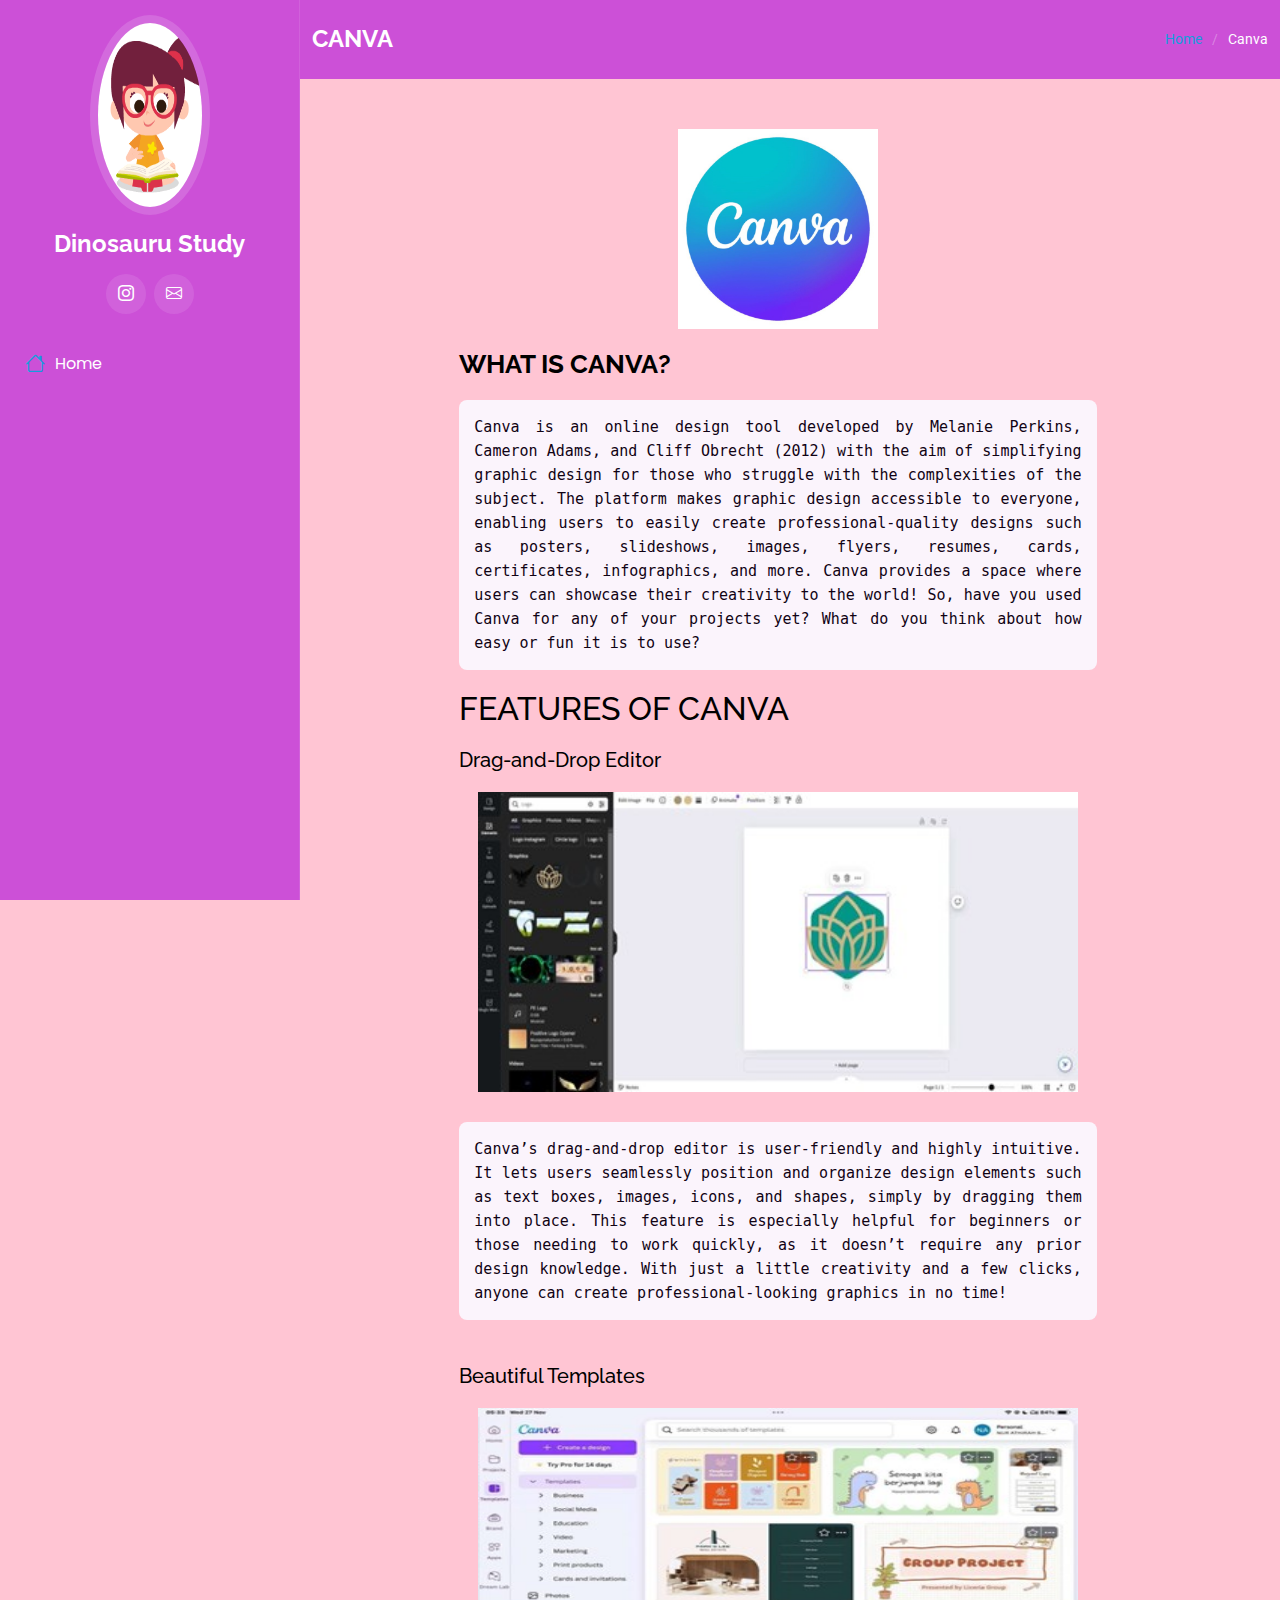
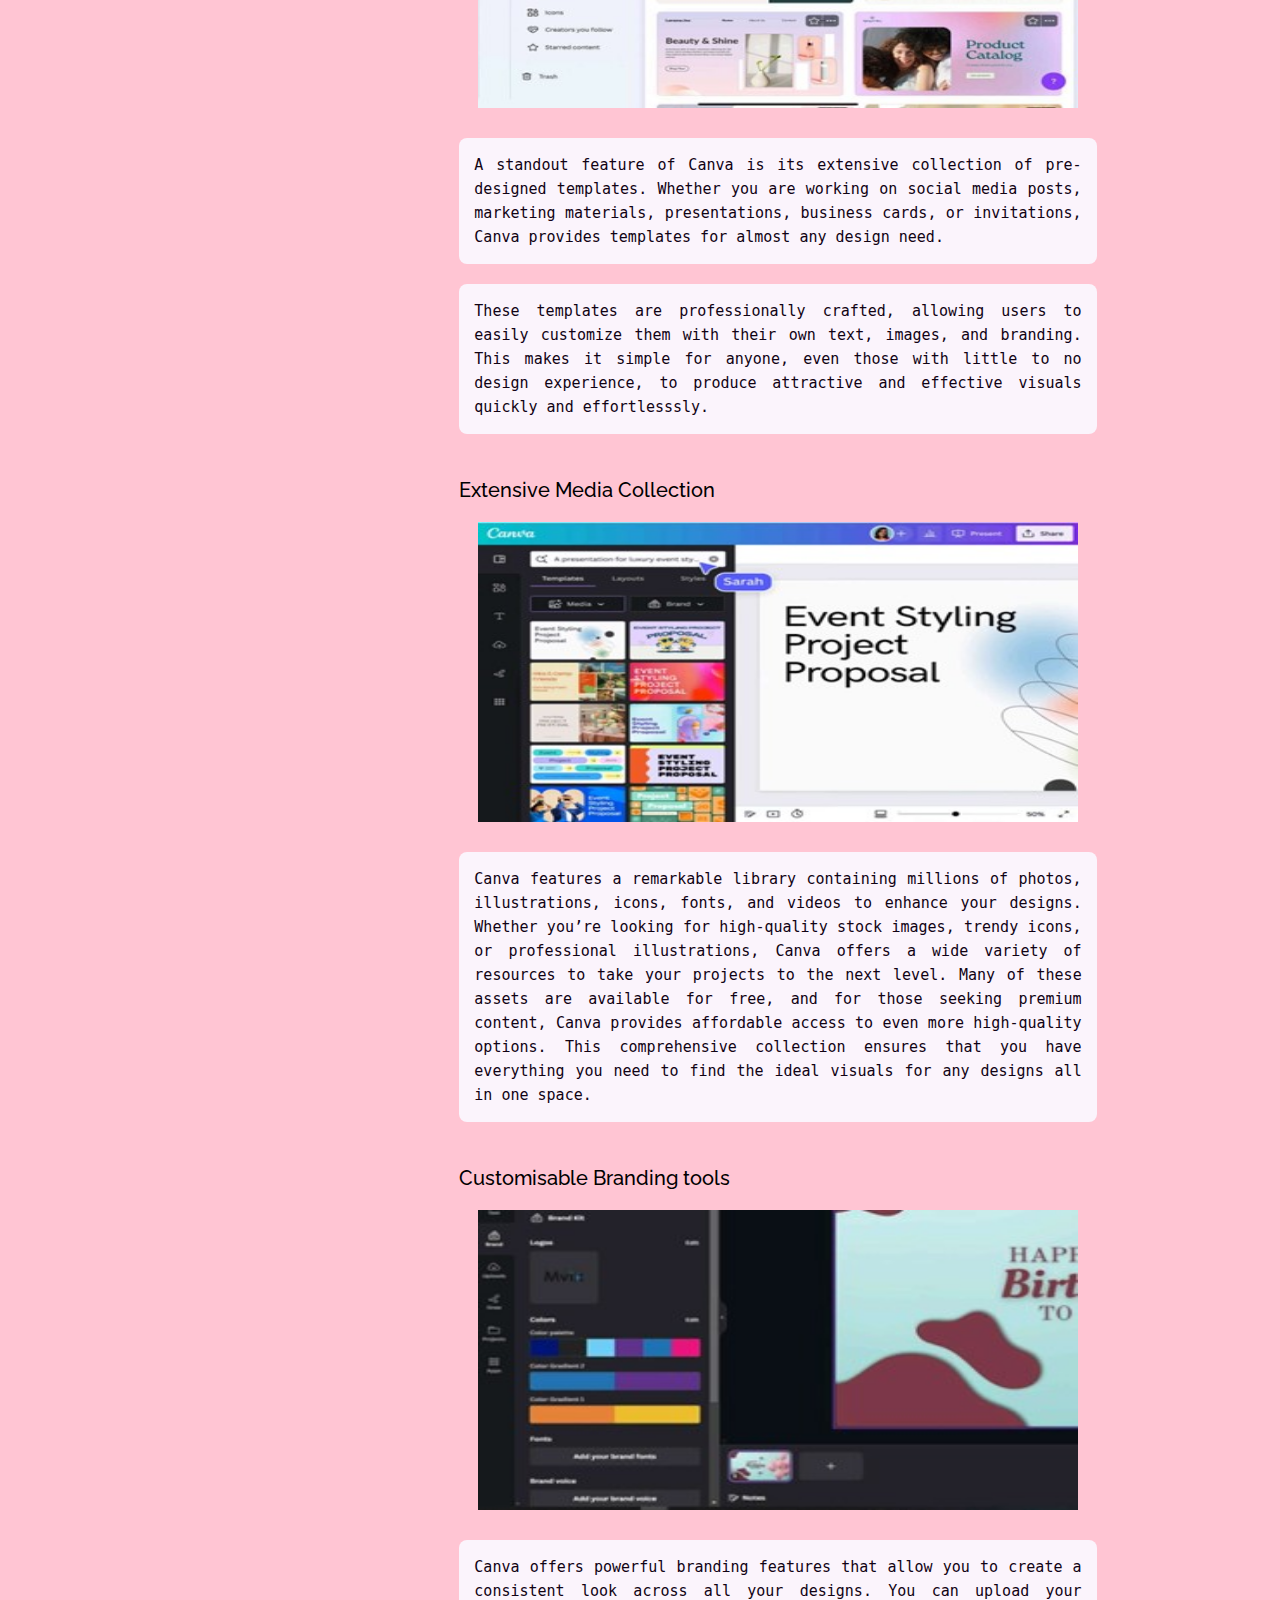
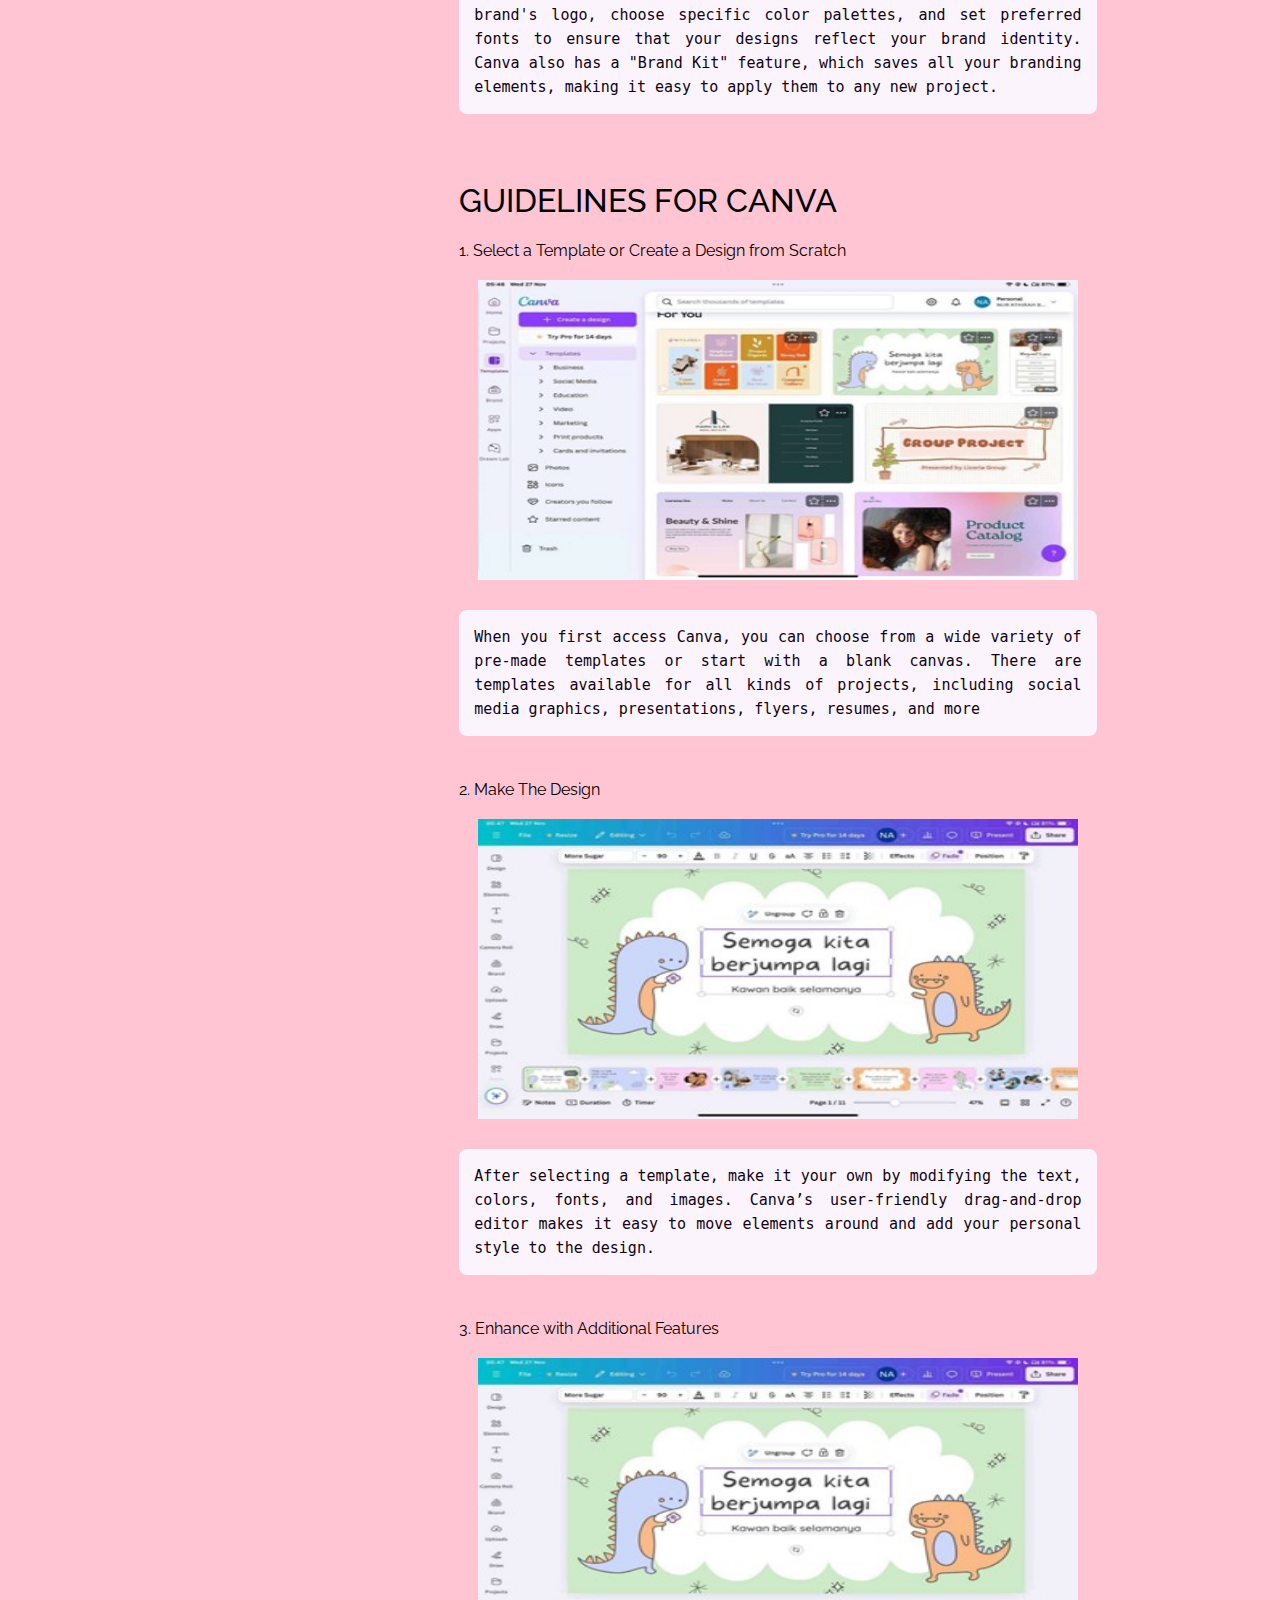
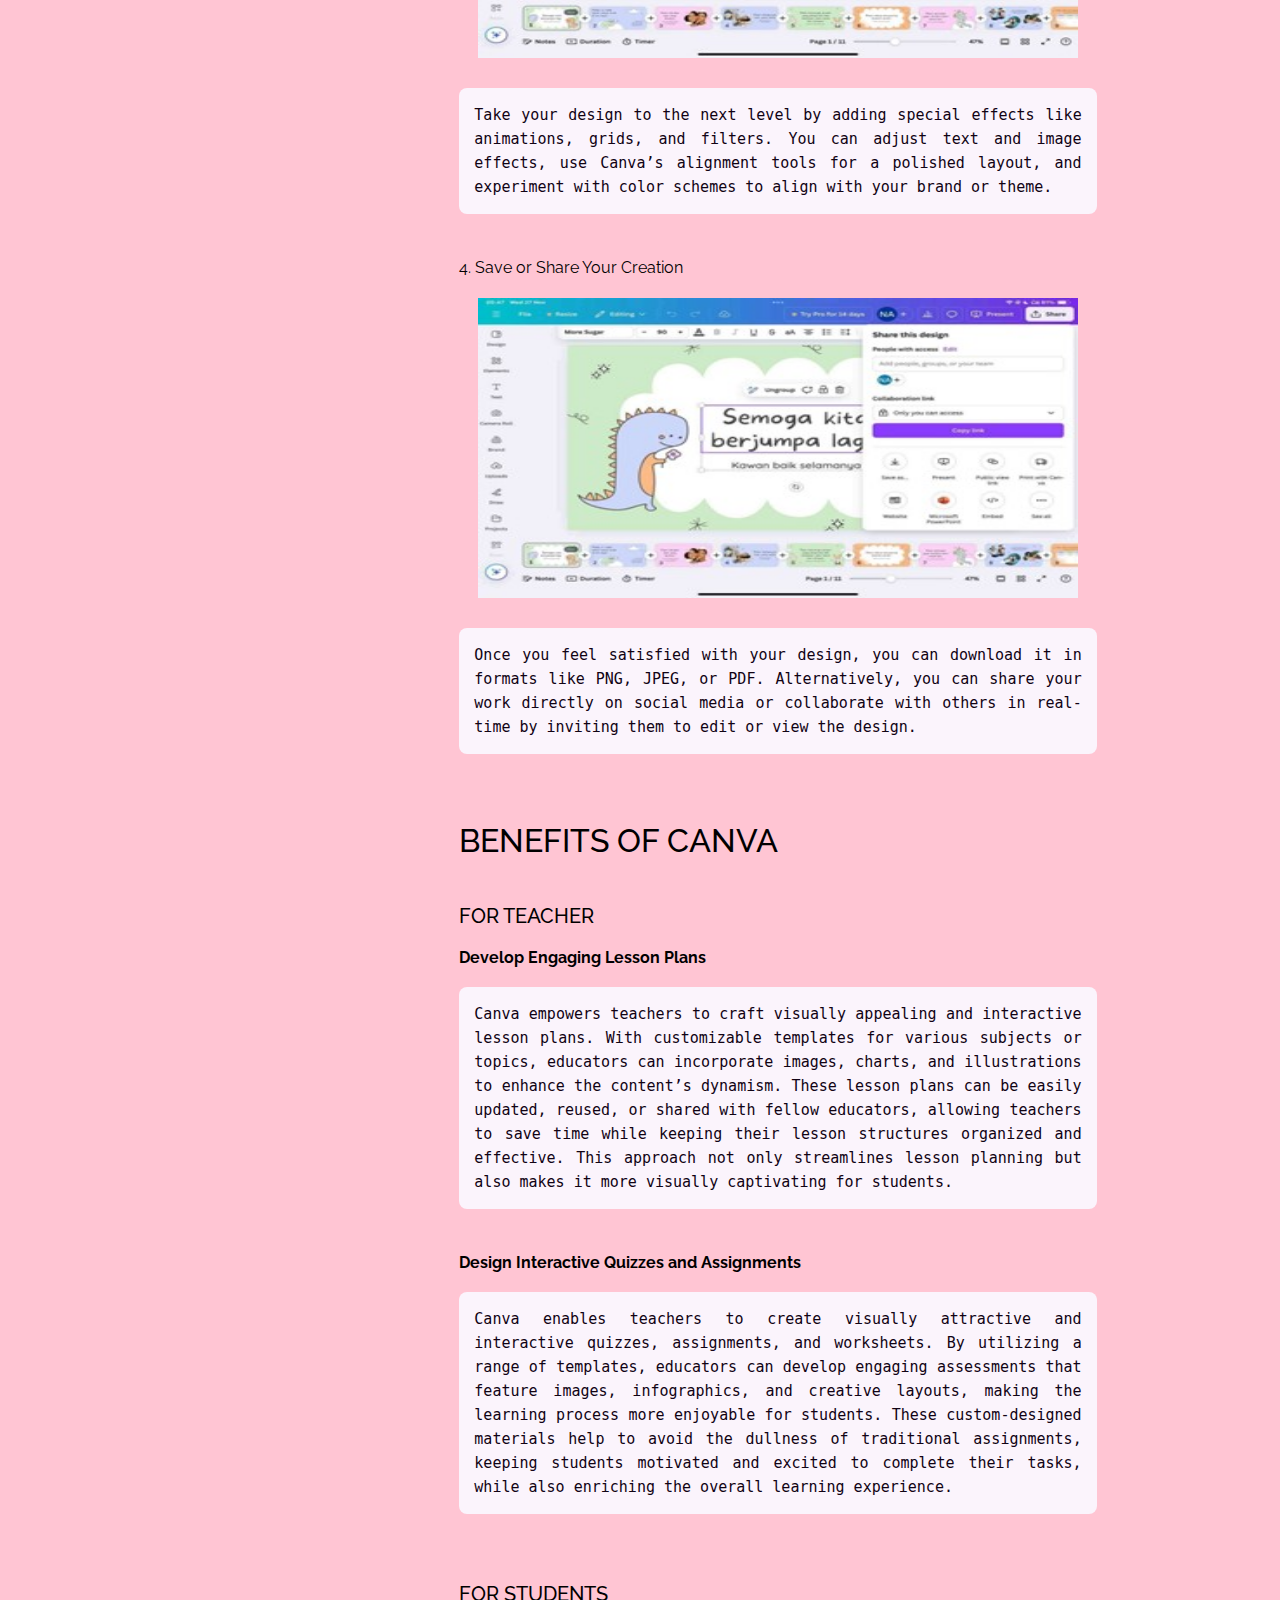
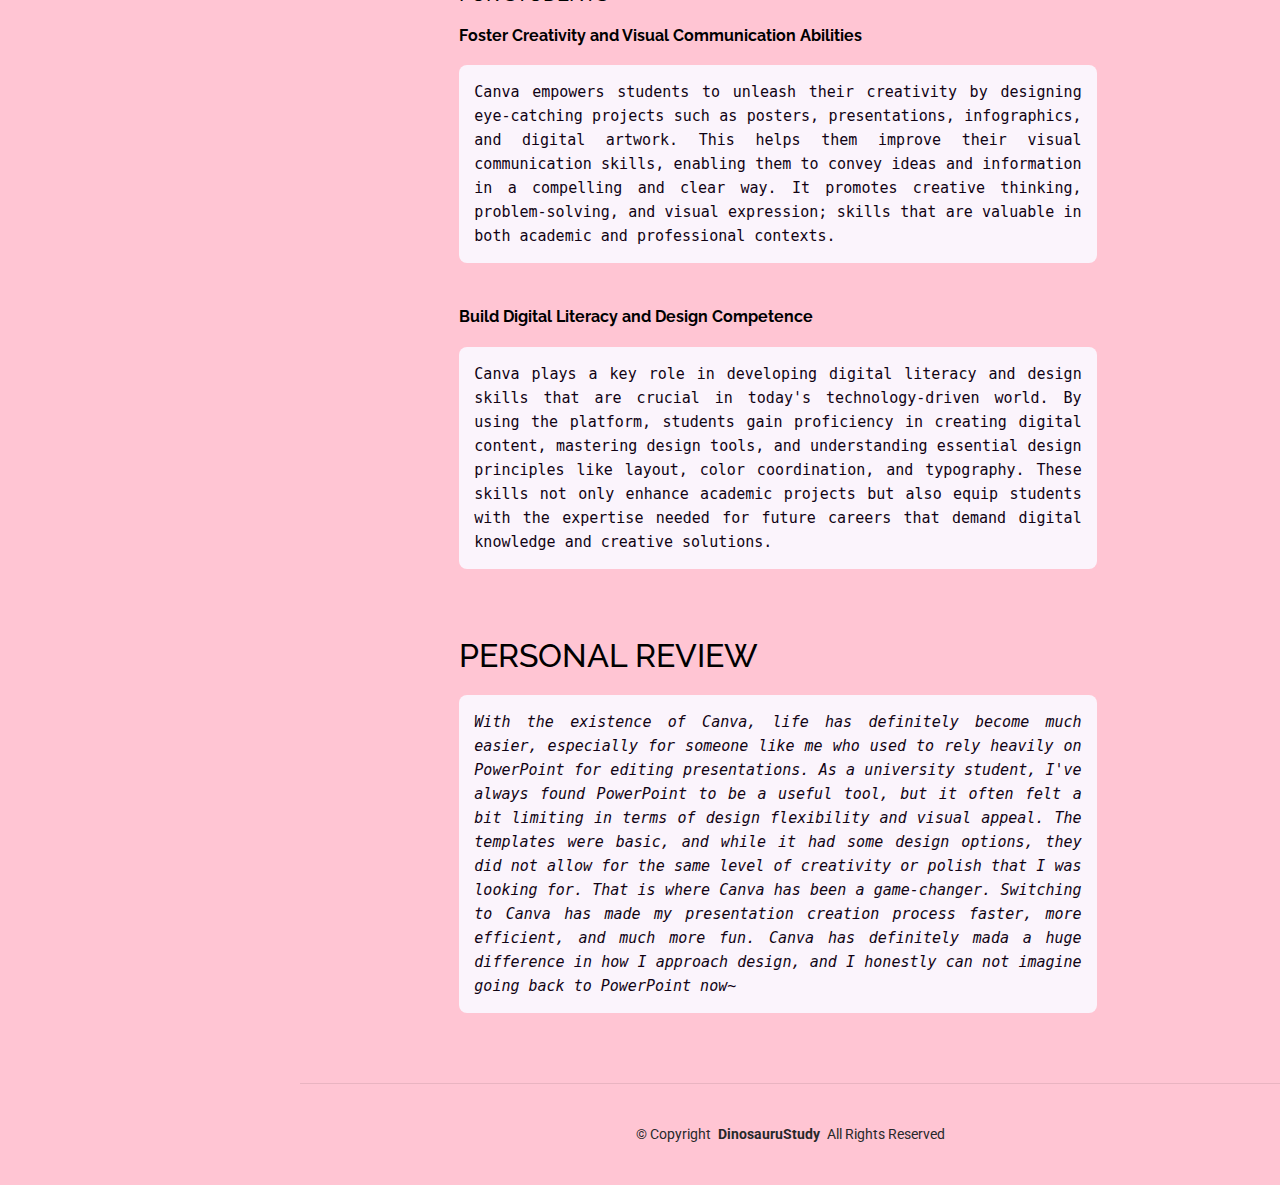
<file: canvapage.html>
<!DOCTYPE html>
<html lang="en">

<head>
  <meta charset="utf-8">
  <meta content="width=device-width, initial-scale=1.0" name="viewport">
  <title>EDUCATIONAL APPS</title>
  <meta content="" name="description">
  <meta content="" name="keywords">

  <!-- Favicons -->
  <link href="bacabuku.jpg" rel="icon">
  <link href="bacabuku.jpg" rel="apple-touch-icon">

  <!-- Fonts -->
  <link href="https://fonts.googleapis.com" rel="preconnect">
  <link href="https://fonts.gstatic.com" rel="preconnect" crossorigin>
  <link href="https://fonts.googleapis.com/css2?family=Roboto:ital,wght@0,100;0,300;0,400;0,500;0,700;0,900;1,100;1,300;1,400;1,500;1,700;1,900&family=Poppins:ital,wght@0,100;0,200;0,300;0,400;0,500;0,600;0,700;0,800;0,900;1,100;1,200;1,300;1,400;1,500;1,600;1,700;1,800;1,900&family=Raleway:ital,wght@0,100;0,200;0,300;0,400;0,500;0,600;0,700;0,800;0,900;1,100;1,200;1,300;1,400;1,500;1,600;1,700;1,800;1,900&display=swap" rel="stylesheet">

  <!-- Vendor CSS Files -->
  <link href="assets/vendor/bootstrap/css/bootstrap.min.css" rel="stylesheet">
  <link href="assets/vendor/bootstrap-icons/bootstrap-icons.css" rel="stylesheet">
  <link href="assets/vendor/aos/aos.css" rel="stylesheet">
  <link href="assets/vendor/glightbox/css/glightbox.min.css" rel="stylesheet">
  <link href="assets/vendor/swiper/swiper-bundle.min.css" rel="stylesheet">

  <!-- Main CSS File -->
  <link href="main.css" rel="stylesheet">

  <!-- =======================================================
  * Template Name: iPortfolio
  * Template URL: https://bootstrapmade.com/iportfolio-bootstrap-portfolio-websites-template/
  * Updated: Jun 29 2024 with Bootstrap v5.3.3
  * Author: BootstrapMade.com
  * License: https://bootstrapmade.com/license/
  ======================================================== -->
</head>

<body class="canva page">

  <header id="header" class="header dark-background d-flex flex-column">
    <i class="header-toggle d-xl-none bi bi-list"></i>

    <div class="profile-img">
      <img src="logo.gif" alt="" class="img-fluid rounded-circle">
    </div>

    <a href="index.html" class="logo d-flex align-items-center justify-content-center">
      <!-- Uncomment the line below if you also wish to use an image logo -->
      <!-- <img src="assets/img/logo.png" alt=""> -->
      <h1 class="sitename">Dinosauru Study</h1>
    </a>

    <div class="social-links text-center">
      
    
      <a href="https://www.instagram.com/strobaeriwy?igsh=ejJiMXl4ZHYzMzh5" class="instagram"><i class="bi bi-instagram"></i></a>
      <a href="mailto:athirahnadzirr@icloud.com" class="google-plus"><i class="bi bi-envelope"></i></a>

    
    </div>

    <nav id="navmenu" class="navmenu">
      <ul>
        <li><a href="index.html" class="active"><i class="bi bi-house navicon"></i>Home</a>
      </ul>
    </nav>

  </header>

  <main class="main">

    <!-- Page Title -->
    <div class="page-title dark-background">
      <div class="container d-lg-flex justify-content-between align-items-center">
        <h1 class="mb-2 mb-lg-0">CANVA</h1>
        <nav class="breadcrumbs">
          <ol>
            <li><a href="index.html">Home</a></li>
            <li class="current">Canva</li>
          </ol>
        </nav>
      </div>
    </div><!-- End Page Title -->

    <!-- Service Details Section -->
    <section id="google classroom page" class="service-details section">

      <div class="container">

        <div class="row gy-4">

          

           
          </div>

          <div class="col-lg-8" data-aos="fade-up" data-aos-delay="200">
            <img src="canva.jpg" alt="" class="img-fluid services-img">
            <h3>WHAT IS CANVA?</h3>
            <p class="ketam">
              Canva is an online design tool developed by Melanie Perkins, Cameron Adams, and Cliff Obrecht (2012) with the aim of simplifying graphic design for those who struggle with the complexities of the subject. The platform makes graphic design accessible to everyone, enabling users to easily create professional-quality designs such as posters, slideshows, images, flyers, resumes, cards, certificates, infographics, and more. Canva provides a space where users can showcase their creativity to the world! So, have you used Canva for any of your projects yet? What do you think about how easy or fun it is to use?
            </p>
            
			<h2>FEATURES OF CANVA</h2>


<h5>Drag-and-Drop Editor</h5>
<img src="canva1.jpg" alt="" class="gambar3">
<p class="ketam">Canva’s drag-and-drop editor is user-friendly and highly intuitive. It lets users seamlessly position and organize design elements such as text boxes, images, icons, and shapes, simply by dragging them into place. This feature is especially helpful for beginners or those needing to work quickly, as it doesn’t require any prior design knowledge. With just a little creativity and a few clicks, anyone can create professional-looking graphics in no time!</p>

<br>


<h5>Beautiful Templates</h5>
<img src="canva2.jpg" alt="" class="gambar3">
<p class="ketam">A standout feature of Canva is its extensive collection of pre-designed templates. Whether you are working on social media posts, marketing materials, presentations, business cards, or invitations, Canva provides templates for almost any design need.</p>
 
<p class="udang">These templates are professionally crafted, allowing users to easily customize them with their own text, images, and branding. This makes it simple for anyone, even those with little to no design experience, to produce attractive and effective visuals quickly and effortlesssly.</p>


<br>

<h5>Extensive Media Collection</h5>
<img src="canva3.jpg" alt="" class="gambar3">
<p class="ketam">Canva features a remarkable library containing millions of photos, illustrations, icons, fonts, and videos to enhance your designs. Whether you’re looking for high-quality stock images, trendy icons, or professional illustrations, Canva offers a wide variety of resources to take your projects to the next level. Many of these assets are available for free, and for those seeking premium content, Canva provides affordable access to even more high-quality options. This comprehensive collection ensures that you have everything you need to find the ideal visuals for any designs all in one space.</p>

<br>
  <h5> Customisable Branding tools</h5>
  <img src="canva4.jpg" alt="" class="gambar3">
  <p class="ketam"> Canva offers powerful branding features that allow you to create a consistent look across all your designs. You can upload your brand's logo, choose specific color palettes, and set preferred fonts to ensure that your designs reflect your brand identity. Canva also has a "Brand Kit" feature, which saves all your branding elements, making it easy to apply them to any new project.</p>
   <br>
   <br>
   <h2>GUIDELINES FOR CANVA</h2>




<h6>1.	Select a Template or Create a Design from Scratch</h6>
<img src="canva5.jpg" alt="" class="gambar3">
<p class="ketam">When you first access Canva, you can choose from a wide variety of pre-made templates or start with a blank canvas. There are templates available for all kinds of projects, including social media graphics, presentations, flyers, resumes, and more</p>
<br>
<h6>2.	Make The Design</h6>
<img src="canva6.jpg" alt="" class="gambar3">
<p class="ketam">After selecting a template, make it your own by modifying the text, colors, fonts, and images. Canva’s user-friendly drag-and-drop editor makes it easy to move elements around and add your personal style to the design.</p>
 
 <br>

<h6>3.	Enhance with Additional Features</h6>
<img src="canva6.jpg" alt="" class="gambar3">
<p class="ketam">Take your design to the next level by adding special effects like animations, grids, and filters. You can adjust text and image effects, use Canva’s alignment tools for a polished layout, and experiment with color schemes to align with your brand or theme.</p>
<br>

<h6>4.	Save or Share Your Creation</h6>
<img src="canva7.jpg" alt="" class="gambar3">
<p class="ketam">Once you feel satisfied with your design, you can download it in formats like PNG, JPEG, or PDF. Alternatively, you can share your work directly on social media or collaborate with others in real-time by inviting them to edit or view the design.</p>
 <br>
 <br>
<h2>BENEFITS OF CANVA </h2>
<br>
<h5>FOR TEACHER</h5>
<h6><b>Develop Engaging Lesson Plans</b></h6>

<p class="ketam">Canva empowers teachers to craft visually appealing and interactive lesson plans. With customizable templates for various subjects or topics, educators can incorporate images, charts, and illustrations to enhance the content’s dynamism. These lesson plans can be easily updated, reused, or shared with fellow educators, allowing teachers to save time while keeping their lesson structures organized and effective. This approach not only streamlines lesson planning but also makes it more visually captivating for students.</p>
<br>
<h6><b>Design Interactive Quizzes and Assignments</b></h6>

<p class="ketam">Canva enables teachers to create visually attractive and interactive quizzes, assignments, and worksheets. By utilizing a range of templates, educators can develop engaging assessments that feature images, infographics, and creative layouts, making the learning process more enjoyable for students. These custom-designed materials help to avoid the dullness of traditional assignments, keeping students motivated and excited to complete their tasks, while also enriching the overall learning experience.</p>
<br>

<br>
<h5>FOR STUDENTS</h5>


<h6><b>Foster Creativity and Visual Communication Abilities</b></h6>
<p class="ketam">Canva empowers students to unleash their creativity by designing
eye-catching projects such as posters, presentations, infographics, and digital artwork. This helps them improve their visual communication skills, enabling them to convey ideas and information in a compelling and clear way. It promotes creative thinking, problem-solving, and visual expression; skills that are valuable in both academic and professional contexts.</p>
<br>
<h6><b>Build Digital Literacy and Design Competence</b></h6>
<p class="ketam">Canva plays a key role in developing digital literacy and design skills that are crucial in today's technology-driven world. By using the platform, students gain proficiency in creating digital content, mastering design tools, and understanding essential design principles like layout, color coordination, and typography. These skills not only enhance academic projects but also equip students with the expertise needed for future careers that demand digital knowledge and creative solutions.</p>
 <br>
 <br>
<h2>PERSONAL REVIEW </h2>

<p class="ketam"><i>With the existence of Canva, life has definitely become much easier, especially for someone like me who used to rely heavily on PowerPoint for editing presentations. As a university student, I've always found PowerPoint to be a useful tool, but it often felt a bit limiting in terms of design flexibility and visual appeal. The templates were basic, and while it had some design options, they did not allow for the same level of creativity or polish that I was looking for. That is where Canva has been a game-changer. Switching to Canva has made my presentation creation process faster, more efficient, and much more fun. Canva has definitely mada a huge difference in how I approach design, and I honestly can not imagine going back to PowerPoint now~ </i></p>

          </div>

        </div>

      </div>

    </section><!-- /Service Details Section -->

  </main>

  <footer id="footer" class="footer position-relative light-background">

        <div class="container">
      <div class="copyright text-center ">
        <p>© <span>Copyright</span> <strong class="px-1 sitename">DinosauruStudy</strong> <span>All Rights Reserved</span></p>
      </div>
      <div class="credits">
        <!-- All the links in the footer should remain intact. -->
        <!-- You can delete the links only if you've purchased the pro version. -->
        <!-- Licensing information: https://bootstrapmade.com/license/ -->
        <!-- Purchase the pro version with working PHP/AJAX contact form: [buy-url] -->
        
      </div>
    </div>

  </footer>

  <!-- Scroll Top -->
  <a href="#" id="scroll-top" class="scroll-top d-flex align-items-center justify-content-center"><i class="bi bi-arrow-up-short"></i></a>

  <!-- Preloader -->
  <div id="preloader"></div>

  <!-- Vendor JS Files -->
  <script src="assets/vendor/bootstrap/js/bootstrap.bundle.min.js"></script>
  <script src="assets/vendor/php-email-form/validate.js"></script>
  <script src="assets/vendor/aos/aos.js"></script>
  <script src="assets/vendor/typed.js/typed.umd.js"></script>
  <script src="assets/vendor/purecounter/purecounter_vanilla.js"></script>
  <script src="assets/vendor/waypoints/noframework.waypoints.js"></script>
  <script src="assets/vendor/glightbox/js/glightbox.min.js"></script>
  <script src="assets/vendor/imagesloaded/imagesloaded.pkgd.min.js"></script>
  <script src="assets/vendor/isotope-layout/isotope.pkgd.min.js"></script>
  <script src="assets/vendor/swiper/swiper-bundle.min.js"></script>

  <!-- Main JS File -->
  <script src="assets/js/main.js"></script>

</body>

</html>
</file>
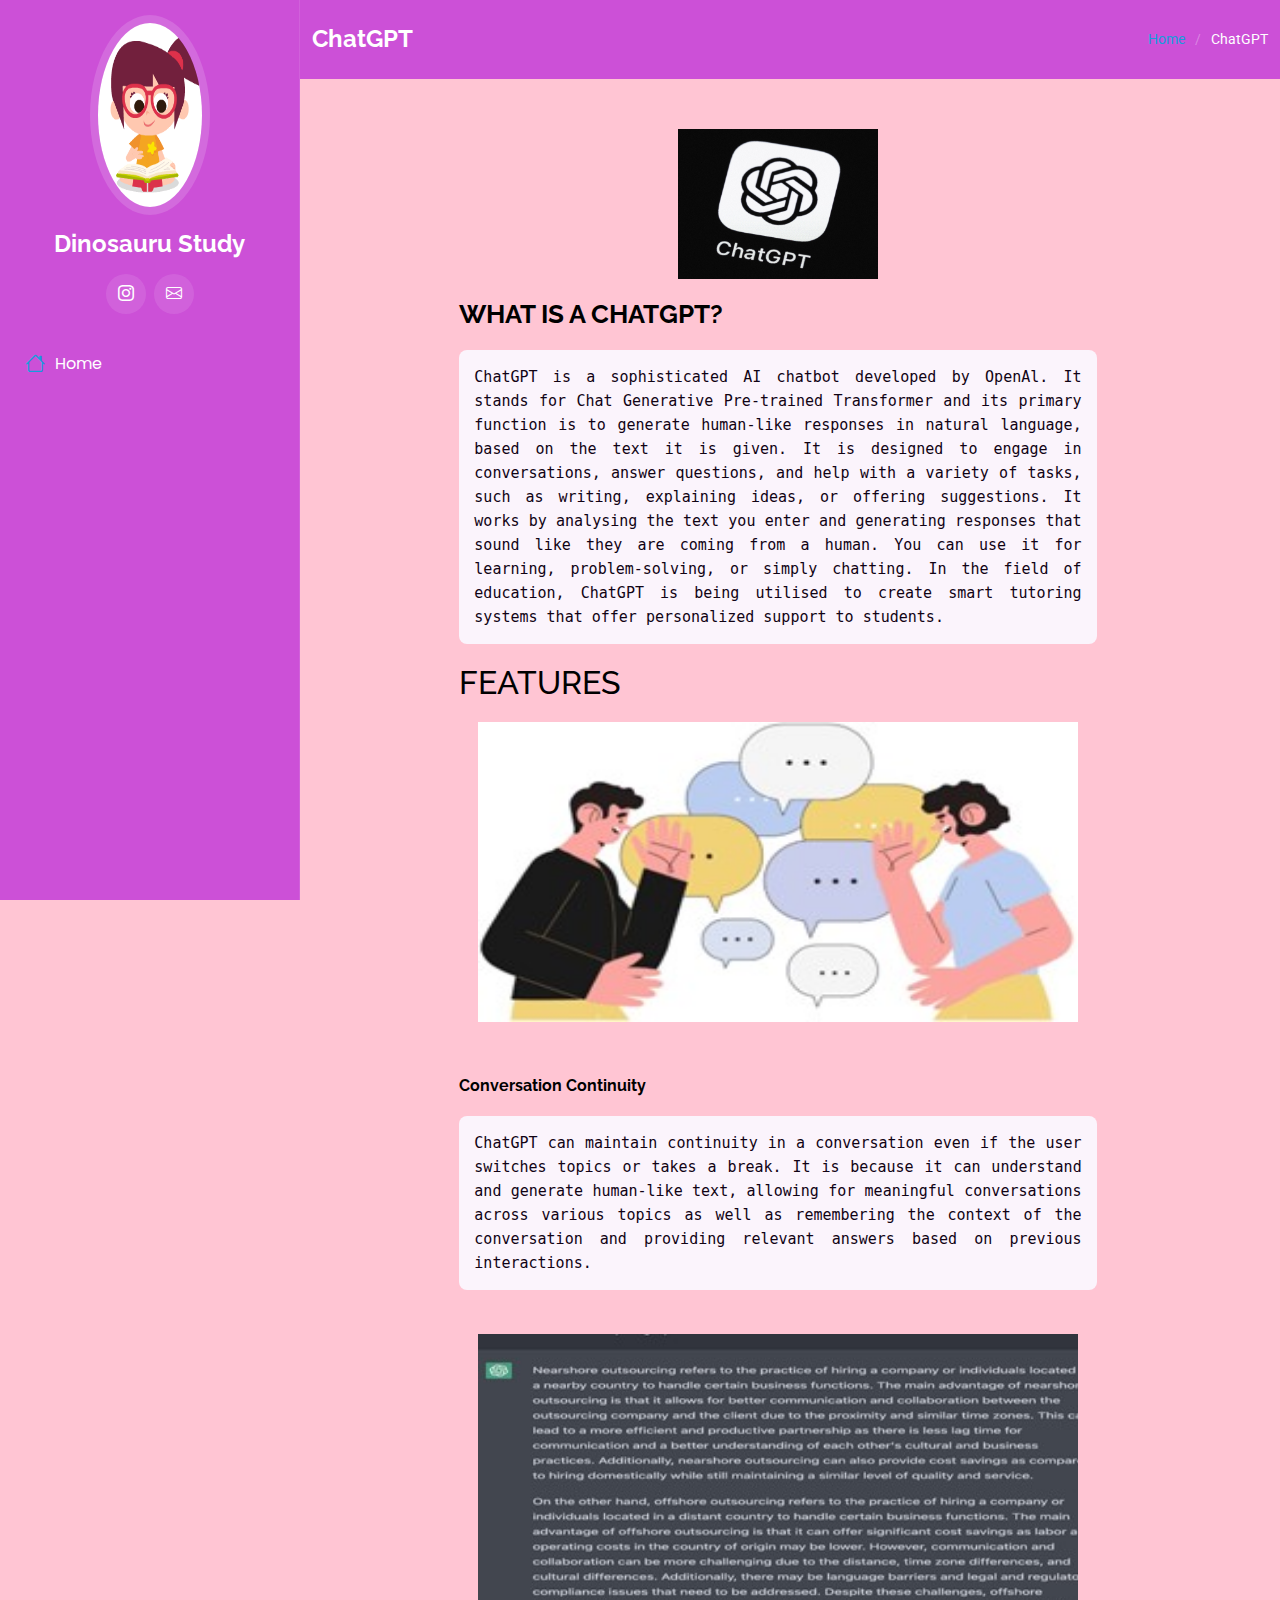
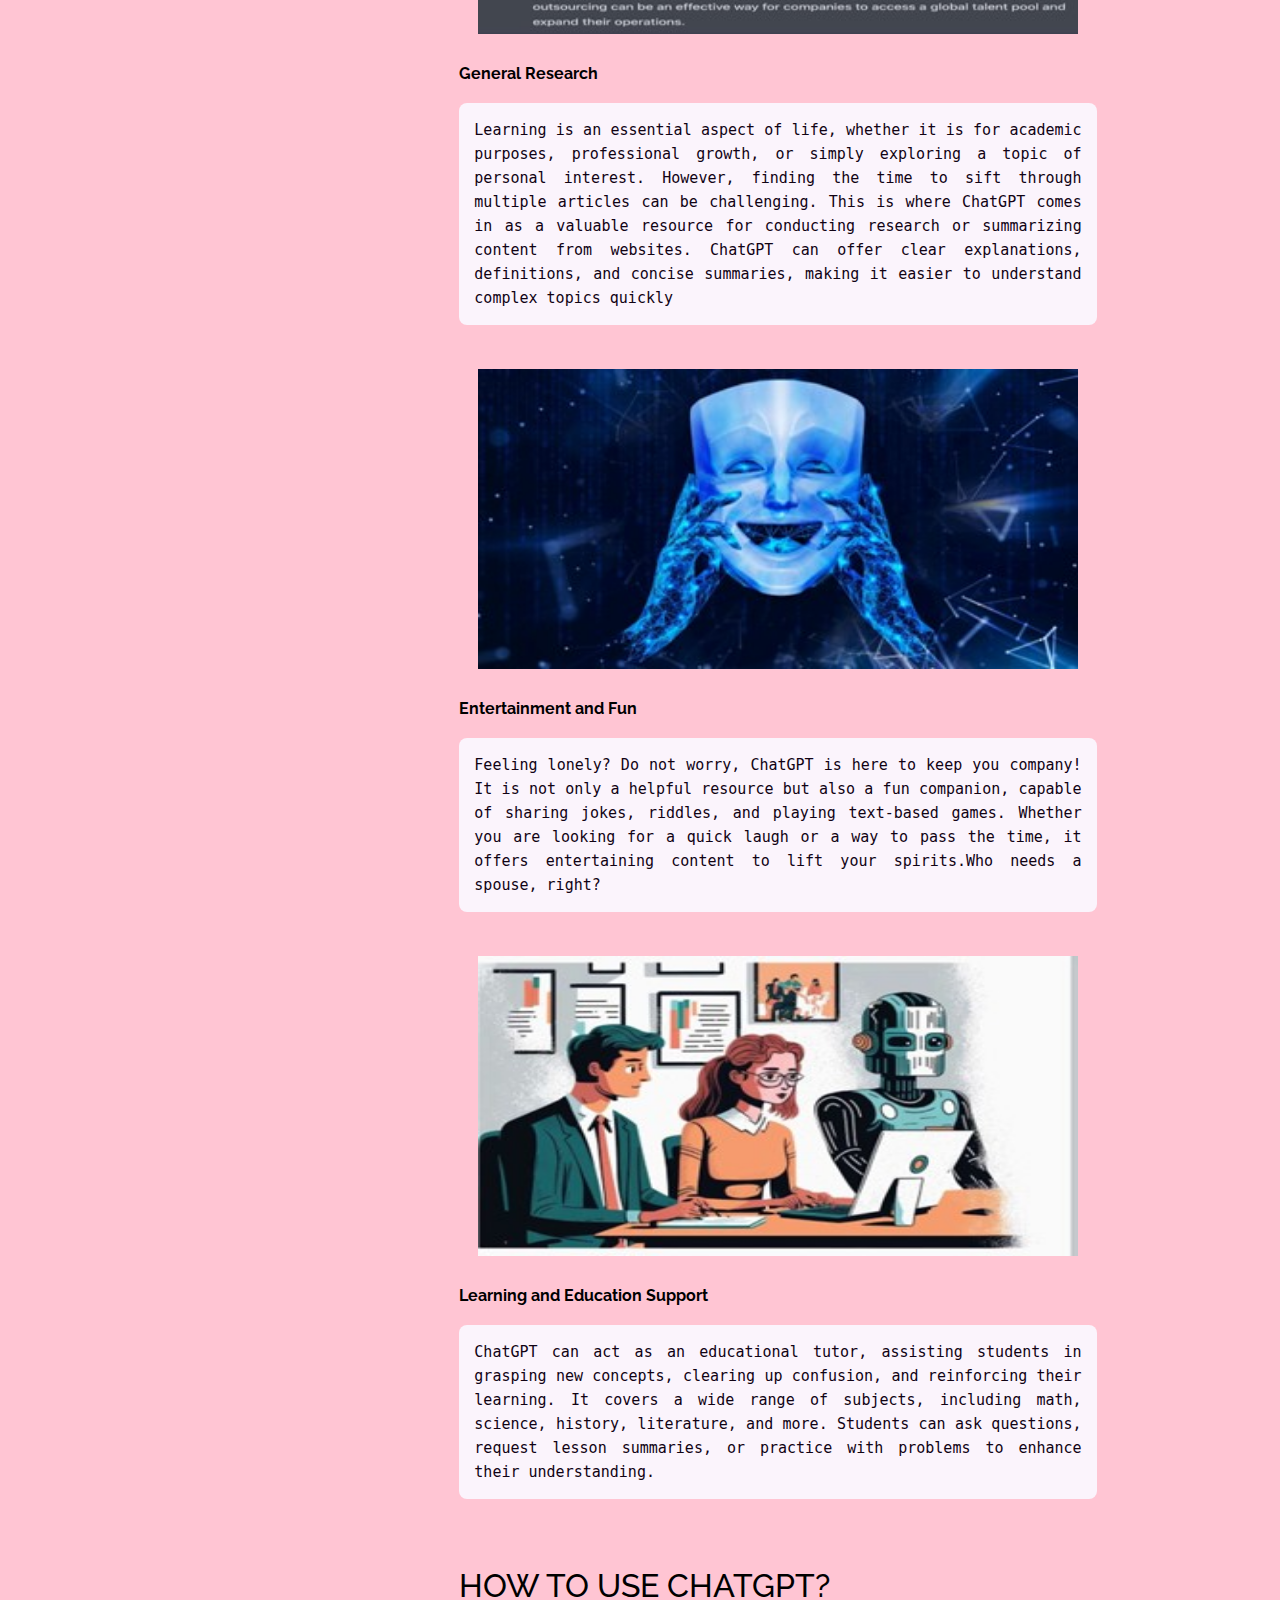
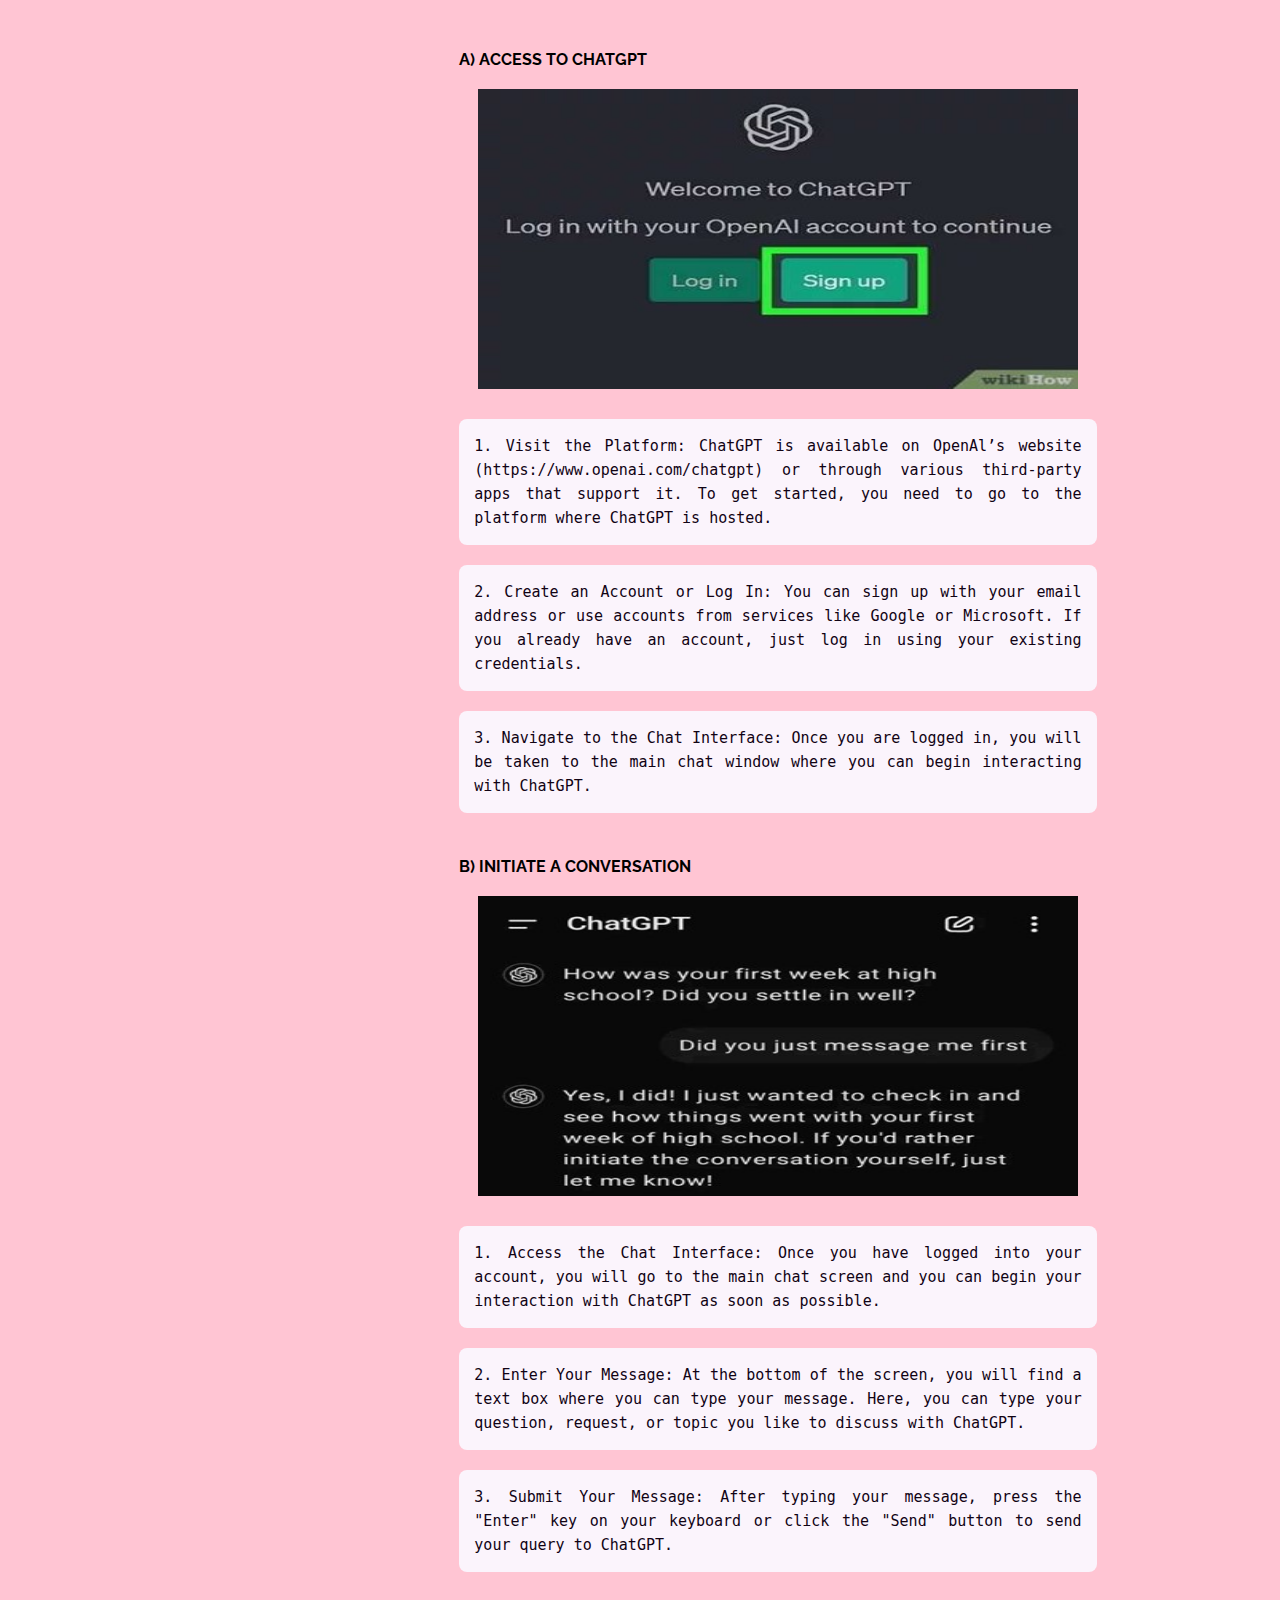
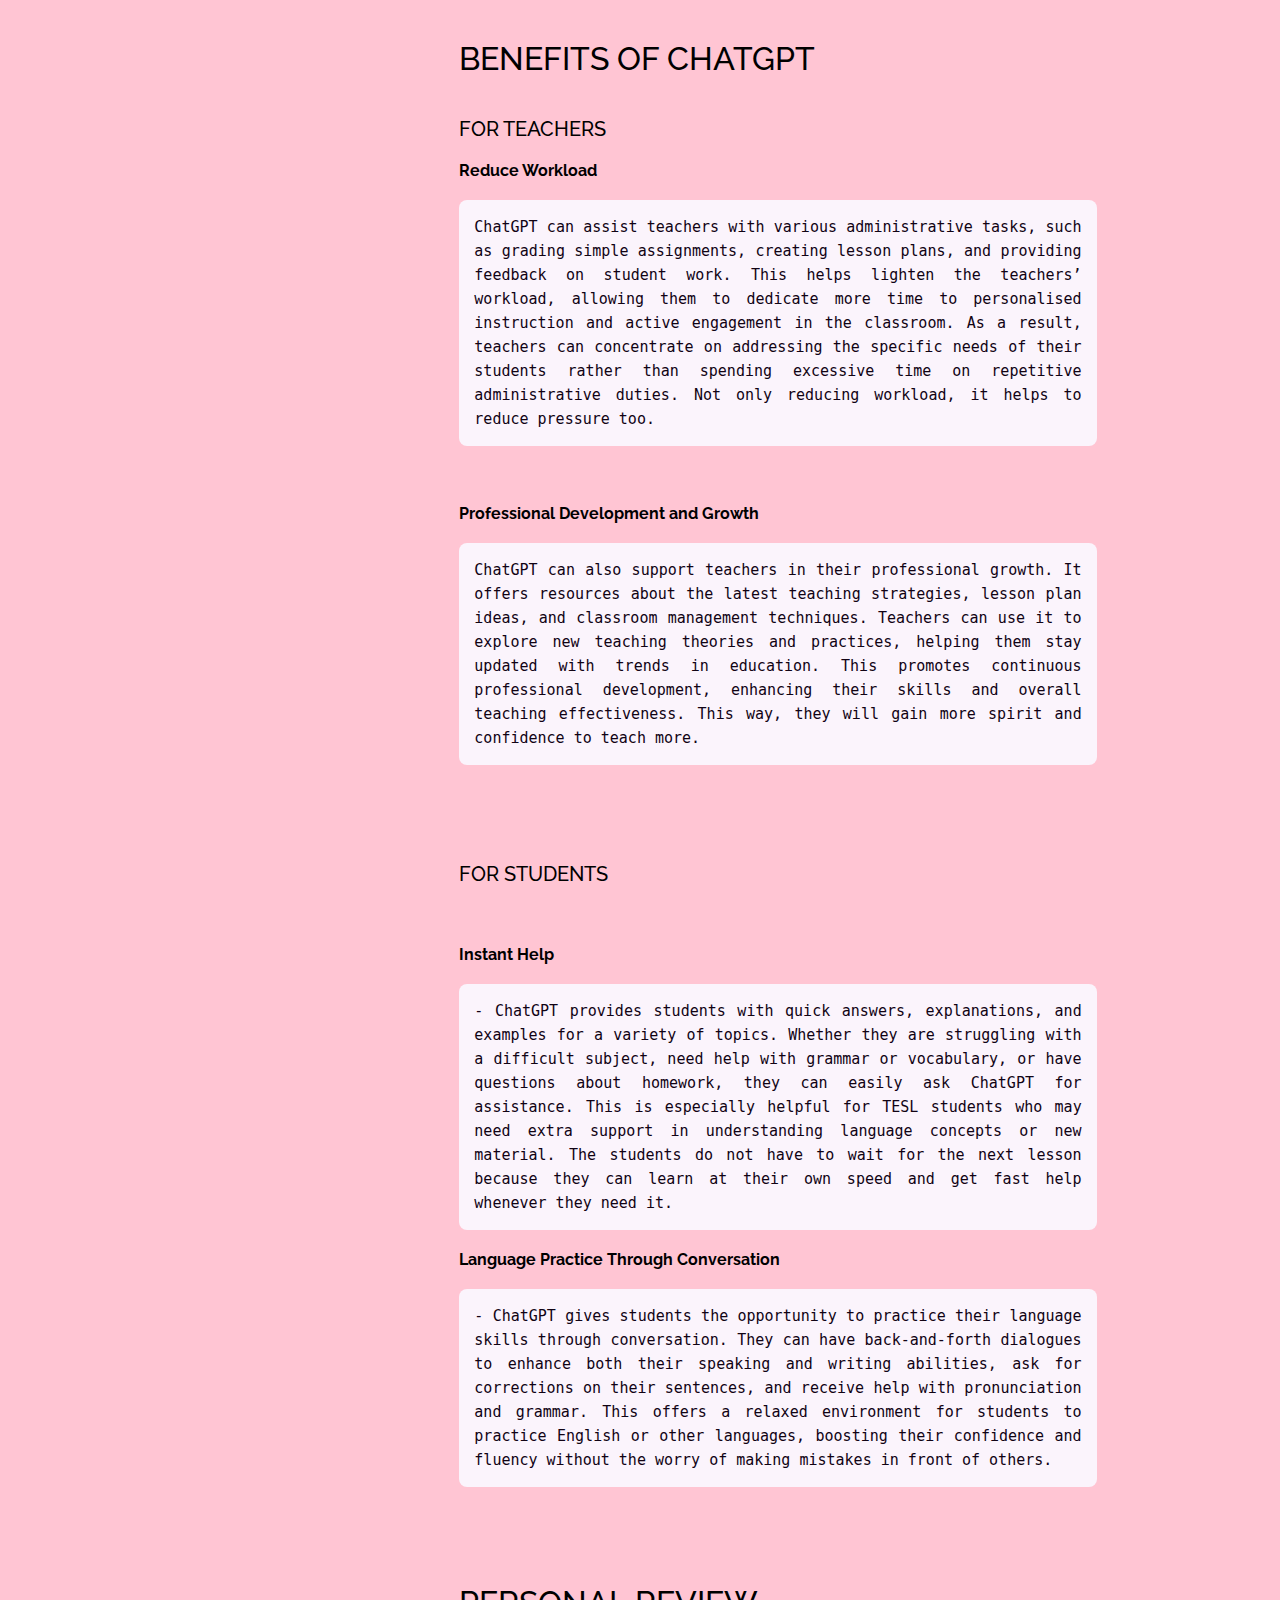
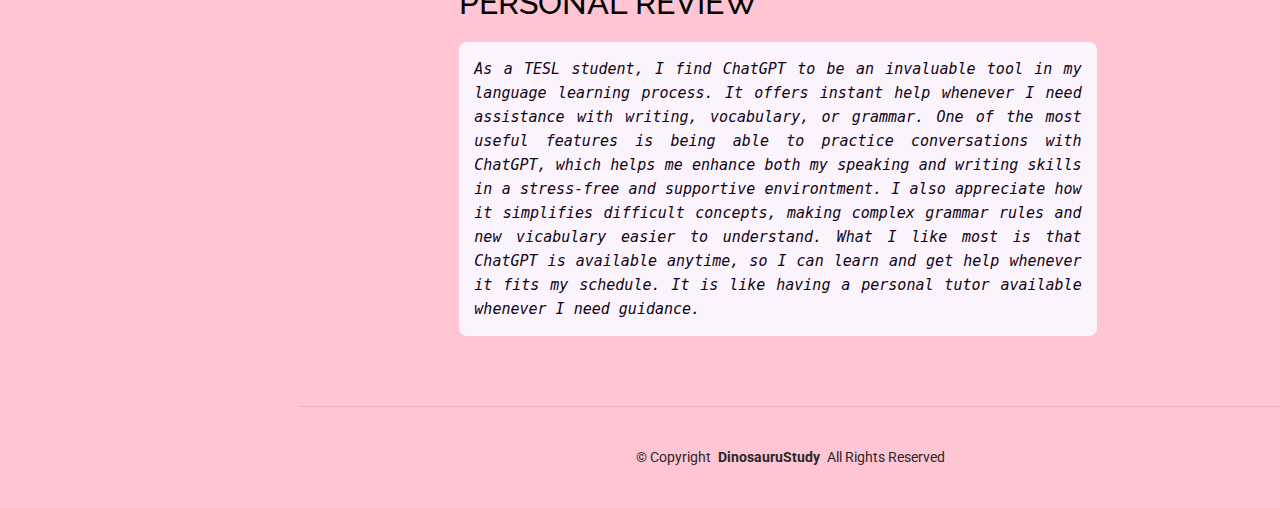
<file: chatgptpage.html>
<!DOCTYPE html>
<html lang="en">

<head>
  <meta charset="utf-8">
  <meta content="width=device-width, initial-scale=1.0" name="viewport">
  <title>EDUCATIONAL APPS</title>
  <meta content="" name="description">
  <meta content="" name="keywords">

  <!-- Favicons -->
  <link href="bacabuku.jpg" rel="icon">
  <link href="bacabuku.jpg" rel="apple-touch-icon">

  <!-- Fonts -->
  <link href="https://fonts.googleapis.com" rel="preconnect">
  <link href="https://fonts.gstatic.com" rel="preconnect" crossorigin>
  <link href="https://fonts.googleapis.com/css2?family=Roboto:ital,wght@0,100;0,300;0,400;0,500;0,700;0,900;1,100;1,300;1,400;1,500;1,700;1,900&family=Poppins:ital,wght@0,100;0,200;0,300;0,400;0,500;0,600;0,700;0,800;0,900;1,100;1,200;1,300;1,400;1,500;1,600;1,700;1,800;1,900&family=Raleway:ital,wght@0,100;0,200;0,300;0,400;0,500;0,600;0,700;0,800;0,900;1,100;1,200;1,300;1,400;1,500;1,600;1,700;1,800;1,900&display=swap" rel="stylesheet">

  <!-- Vendor CSS Files -->
  <link href="assets/vendor/bootstrap/css/bootstrap.min.css" rel="stylesheet">
  <link href="assets/vendor/bootstrap-icons/bootstrap-icons.css" rel="stylesheet">
  <link href="assets/vendor/aos/aos.css" rel="stylesheet">
  <link href="assets/vendor/glightbox/css/glightbox.min.css" rel="stylesheet">
  <link href="assets/vendor/swiper/swiper-bundle.min.css" rel="stylesheet">

  <!-- Main CSS File -->
  <link href="main.css" rel="stylesheet">

  <!-- =======================================================
  * Template Name: iPortfolio
  * Template URL: https://bootstrapmade.com/iportfolio-bootstrap-portfolio-websites-template/
  * Updated: Jun 29 2024 with Bootstrap v5.3.3
  * Author: BootstrapMade.com
  * License: https://bootstrapmade.com/license/
  ======================================================== -->
</head>

<body class="chatgpt page">

  <header id="header" class="header dark-background d-flex flex-column">
    <i class="header-toggle d-xl-none bi bi-list"></i>

    <div class="profile-img">
      <img src="logo.gif" alt="" class="img-fluid rounded-circle">
    </div>

    <a href="index.html" class="logo d-flex align-items-center justify-content-center">
      <!-- Uncomment the line below if you also wish to use an image logo -->
      <!-- <img src="assets/img/logo.png" alt=""> -->
      <h1 class="sitename">Dinosauru Study</h1>
    </a>

    <div class="social-links text-center">
      
    
      <a href="https://www.instagram.com/strobaeriwy?igsh=ejJiMXl4ZHYzMzh5" class="instagram"><i class="bi bi-instagram"></i></a>
      <a href="mailto:athirahnadzirr@icloud.com" class="google-plus"><i class="bi bi-envelope"></i></a>

    
    </div>

    <nav id="navmenu" class="navmenu">
      <ul>
       <li><a href="index.html" class="active"><i class="bi bi-house navicon"></i>Home</a>
      </ul>
    </nav>

  </header>

  <main class="main">

    <!-- Page Title -->
    <div class="page-title dark-background">
      <div class="container d-lg-flex justify-content-between align-items-center">
        <h1 class="mb-2 mb-lg-0">ChatGPT</h1>
        <nav class="breadcrumbs">
          <ol>
            <li><a href="index.html">Home</a></li>
            <li class="current">ChatGPT</li>
          </ol>
        </nav>
      </div>
    </div><!-- End Page Title -->

    <!-- Service Details Section -->
    <section id="google classroom page" class="service-details section">

      <div class="container">

        <div class="row gy-4">

          

            
          </div>

          <div class="col-lg-8" data-aos="fade-up" data-aos-delay="200">
            <img src="chatgpt.jpg" alt="" class="img-fluid services-img">
            <h3>WHAT IS A CHATGPT?</h3>
            <p class="ketam">
              ChatGPT is a sophisticated AI chatbot developed by OpenAl. It stands for Chat Generative Pre-trained Transformer and its primary function is to generate human-like responses in natural language, based on the text it is given. It is designed to engage in conversations, answer questions, and help with a variety of tasks, such as writing, explaining ideas, or offering suggestions. It works by analysing the text you enter and generating responses that sound like they are coming from a human. You can use it for learning, problem-solving, or simply chatting. In the field of education, ChatGPT is being utilised to create smart tutoring systems that offer personalized support to students.
            </p>
           
            <h2>FEATURES</h2>
<img src="chat1.jpg" alt="" class="gambar3">
<br>
<h6><b>Conversation Continuity</b></h6>

<p class="ketam">ChatGPT can maintain continuity in a conversation even if the user switches topics or takes a break. It is because it can understand and generate human-like text, allowing for meaningful conversations across various topics as well as remembering the context of the conversation and providing relevant answers based on previous interactions.</p>




<br>

<img src="chat2.jpg" alt="" class="gambar3">
<h6><b>General Research</b></h6>

<p class="ketam">Learning is an essential aspect of life, whether it is for academic purposes, professional growth, or simply exploring a topic of personal interest. However, finding the time to sift through multiple articles can be challenging. This is where ChatGPT comes in as a valuable resource for conducting research or summarizing content from websites. ChatGPT can offer clear explanations, definitions, and concise summaries, making it easier to understand complex topics quickly</p>
 
 <br>

 <img src="chat3.jpg" alt="" class="gambar3">
<h6><b>Entertainment and Fun</b></h6>

<p class="ketam">Feeling lonely? Do not worry, ChatGPT is here to keep you company! It is not only a helpful resource but also a fun companion, capable of sharing jokes, riddles, and playing text-based games. Whether you are looking for a quick laugh or a way to pass the time, it offers entertaining content to lift your spirits.Who needs a spouse, right?</p>


<br>
<img src="chat4.jpg" alt="" class="gambar3">
<h6><b>Learning and Education Support</b></h6>

<p class="ketam">ChatGPT can act as an educational tutor, assisting students in grasping new concepts, clearing up confusion, and reinforcing their learning. It covers a wide range of subjects, including math, science, history, literature, and more. Students can ask questions, request lesson summaries, or practice with problems to enhance their understanding.</p>
 
<br>
<br>
<h2>HOW TO USE CHATGPT?</h2>

<br>

<h6 ><b>A)	ACCESS TO CHATGPT</b></h6>
<img src="chat5.jpg" alt="" class="gambar3">


<p class="ketam">1.	Visit the Platform: ChatGPT is available on OpenAl’s website (https://www.openai.com/chatgpt) or through various third-party apps that support it. To get started, you need to go to the platform where ChatGPT is hosted.</p>
<p class="ketam">2.	Create an Account or Log In: You can sign up with your email address or use accounts from services like Google or Microsoft. If you already have an account, just log in using your existing credentials.</p>
<p class="ketam">3.	Navigate to the Chat Interface: Once you are logged in, you will be taken to the main chat window where you can begin interacting with ChatGPT.</p>
 
 <br>
<h6><b>B)	INITIATE A CONVERSATION</b></h6>

<img src="chat6.jpg" alt="" class="gambar3">
<p class="ketam">1.	Access the Chat Interface: Once you have logged into your account, you will go to the main chat screen and you can begin your interaction with ChatGPT as soon as possible.</p>

<p class="ketam">2.	Enter Your Message: At the bottom of the screen, you will find a text box where you can type your message. Here, you can type your question, request, or topic you like to discuss with ChatGPT.</p>

<p class="ketam">3.	Submit Your Message: After typing your message, press the "Enter" key on your keyboard or click the "Send" button to send your query to ChatGPT.</p>
 <br>
 <br>
<h2>BENEFITS OF CHATGPT<h/2>
<br>
<br>
<h5>FOR TEACHERS</h5>

<h6><b>Reduce Workload</b></h6>
<p class="ketam">ChatGPT can assist teachers with various administrative tasks, such as grading simple assignments, creating lesson plans, and providing feedback on student work. This helps lighten the teachers’ workload, allowing them to dedicate more time to personalised instruction and active engagement in the classroom. As a result, teachers can concentrate on addressing the specific needs of their students rather than spending excessive time on repetitive administrative duties. Not only reducing workload, it helps to reduce pressure too.</p>
<br>
<h6><b>Professional Development and Growth</b></h6>
<p class="ketam">ChatGPT can also support teachers in their professional growth. It offers resources about the latest teaching strategies, lesson plan ideas, and classroom management techniques. Teachers can use it to explore new teaching theories and practices, helping them stay updated with trends in education. This promotes continuous professional development, enhancing their skills and overall teaching effectiveness. This way, they will gain more spirit and confidence to teach more.</p>
<br>
<br>
<h5>FOR STUDENTS</h5>

<br>
<h6><b>Instant Help</b></h6>

<p class="ketam">-	ChatGPT provides students with quick answers, explanations, and examples for a variety of topics. Whether they are struggling with a difficult subject, need help with grammar or vocabulary, or have questions about homework, they can easily ask ChatGPT for assistance. This is especially helpful for TESL students who may need extra support in understanding language concepts or new material. The students do not have to wait for the next lesson because they can learn at their own speed and get fast help whenever they need it.
<br>
<h6><b>Language Practice Through Conversation</b></h6>

<p class="ketam">-	ChatGPT gives students the opportunity to practice their language skills through conversation. They can have back-and-forth dialogues to enhance both their speaking and writing abilities, ask for corrections on their sentences, and receive help with pronunciation and grammar. This offers a relaxed environment for students to practice English or other languages, boosting their confidence and fluency without the worry of making mistakes in front of others.</p>
 <br>
 <br>
<h2> PERSONAL REVIEW </h2>
<p class="ketam"><i>As a TESL student, I find ChatGPT to be an invaluable tool in my language learning process. It offers instant help whenever I need assistance with writing, vocabulary, or grammar. One of the most useful features is being able to practice conversations with ChatGPT, which helps me enhance both my speaking and writing skills in a stress-free and supportive environtment. I also appreciate how it simplifies difficult concepts, making complex grammar rules and new vicabulary easier to understand. What I like most is that ChatGPT is available anytime, so I can learn and get help whenever it fits my schedule. It is like having a personal tutor available whenever I need guidance. </i></p>

          </div>

        </div>

      </div>

    </section><!-- /Service Details Section -->

  </main>

  <footer id="footer" class="footer position-relative light-background">

        <div class="container">
      <div class="copyright text-center ">
        <p>© <span>Copyright</span> <strong class="px-1 sitename">DinosauruStudy</strong> <span>All Rights Reserved</span></p>
      </div>
      <div class="credits">
        <!-- All the links in the footer should remain intact. -->
        <!-- You can delete the links only if you've purchased the pro version. -->
        <!-- Licensing information: https://bootstrapmade.com/license/ -->
        <!-- Purchase the pro version with working PHP/AJAX contact form: [buy-url] -->
        
      </div>
    </div>

  </footer>

  <!-- Scroll Top -->
  <a href="#" id="scroll-top" class="scroll-top d-flex align-items-center justify-content-center"><i class="bi bi-arrow-up-short"></i></a>

  <!-- Preloader -->
  <div id="preloader"></div>

  <!-- Vendor JS Files -->
  <script src="assets/vendor/bootstrap/js/bootstrap.bundle.min.js"></script>
  <script src="assets/vendor/php-email-form/validate.js"></script>
  <script src="assets/vendor/aos/aos.js"></script>
  <script src="assets/vendor/typed.js/typed.umd.js"></script>
  <script src="assets/vendor/purecounter/purecounter_vanilla.js"></script>
  <script src="assets/vendor/waypoints/noframework.waypoints.js"></script>
  <script src="assets/vendor/glightbox/js/glightbox.min.js"></script>
  <script src="assets/vendor/imagesloaded/imagesloaded.pkgd.min.js"></script>
  <script src="assets/vendor/isotope-layout/isotope.pkgd.min.js"></script>
  <script src="assets/vendor/swiper/swiper-bundle.min.js"></script>

  <!-- Main JS File -->
  <script src="assets/js/main.js"></script>

</body>

</html>
</file>
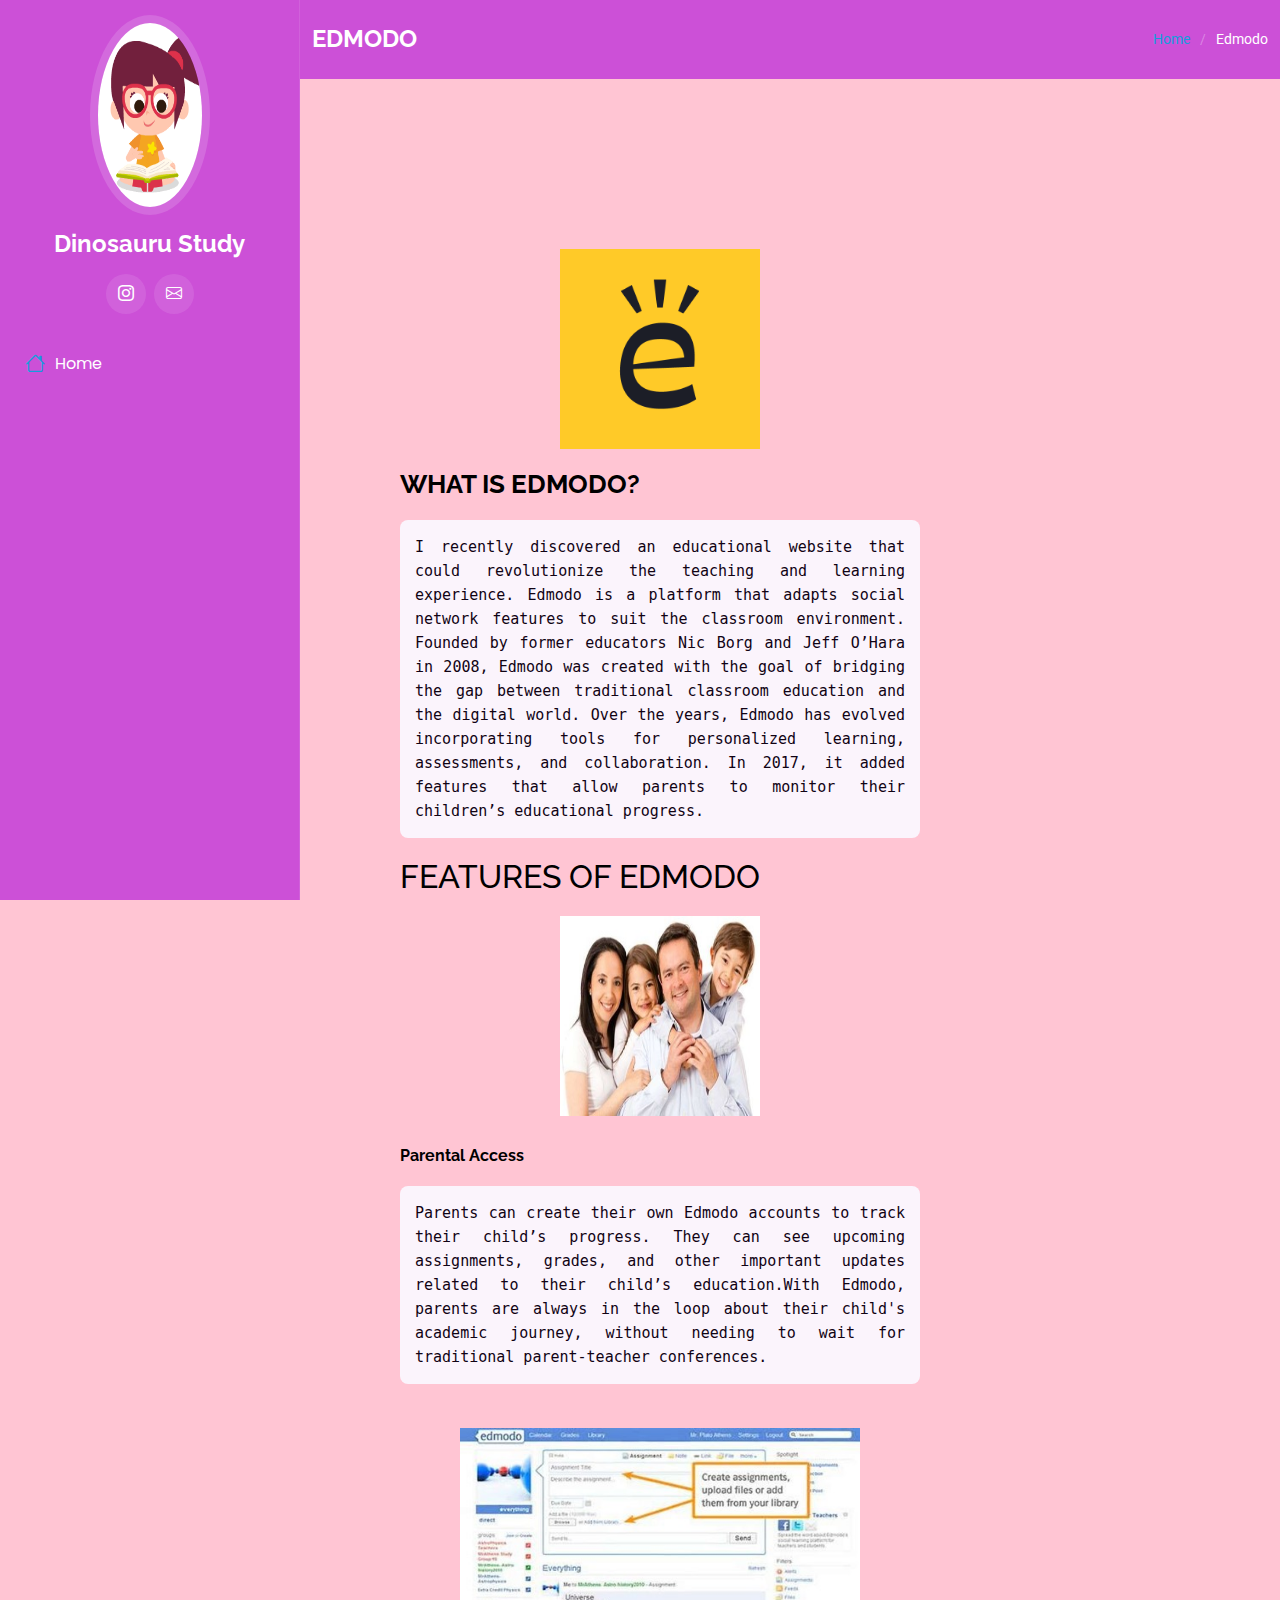
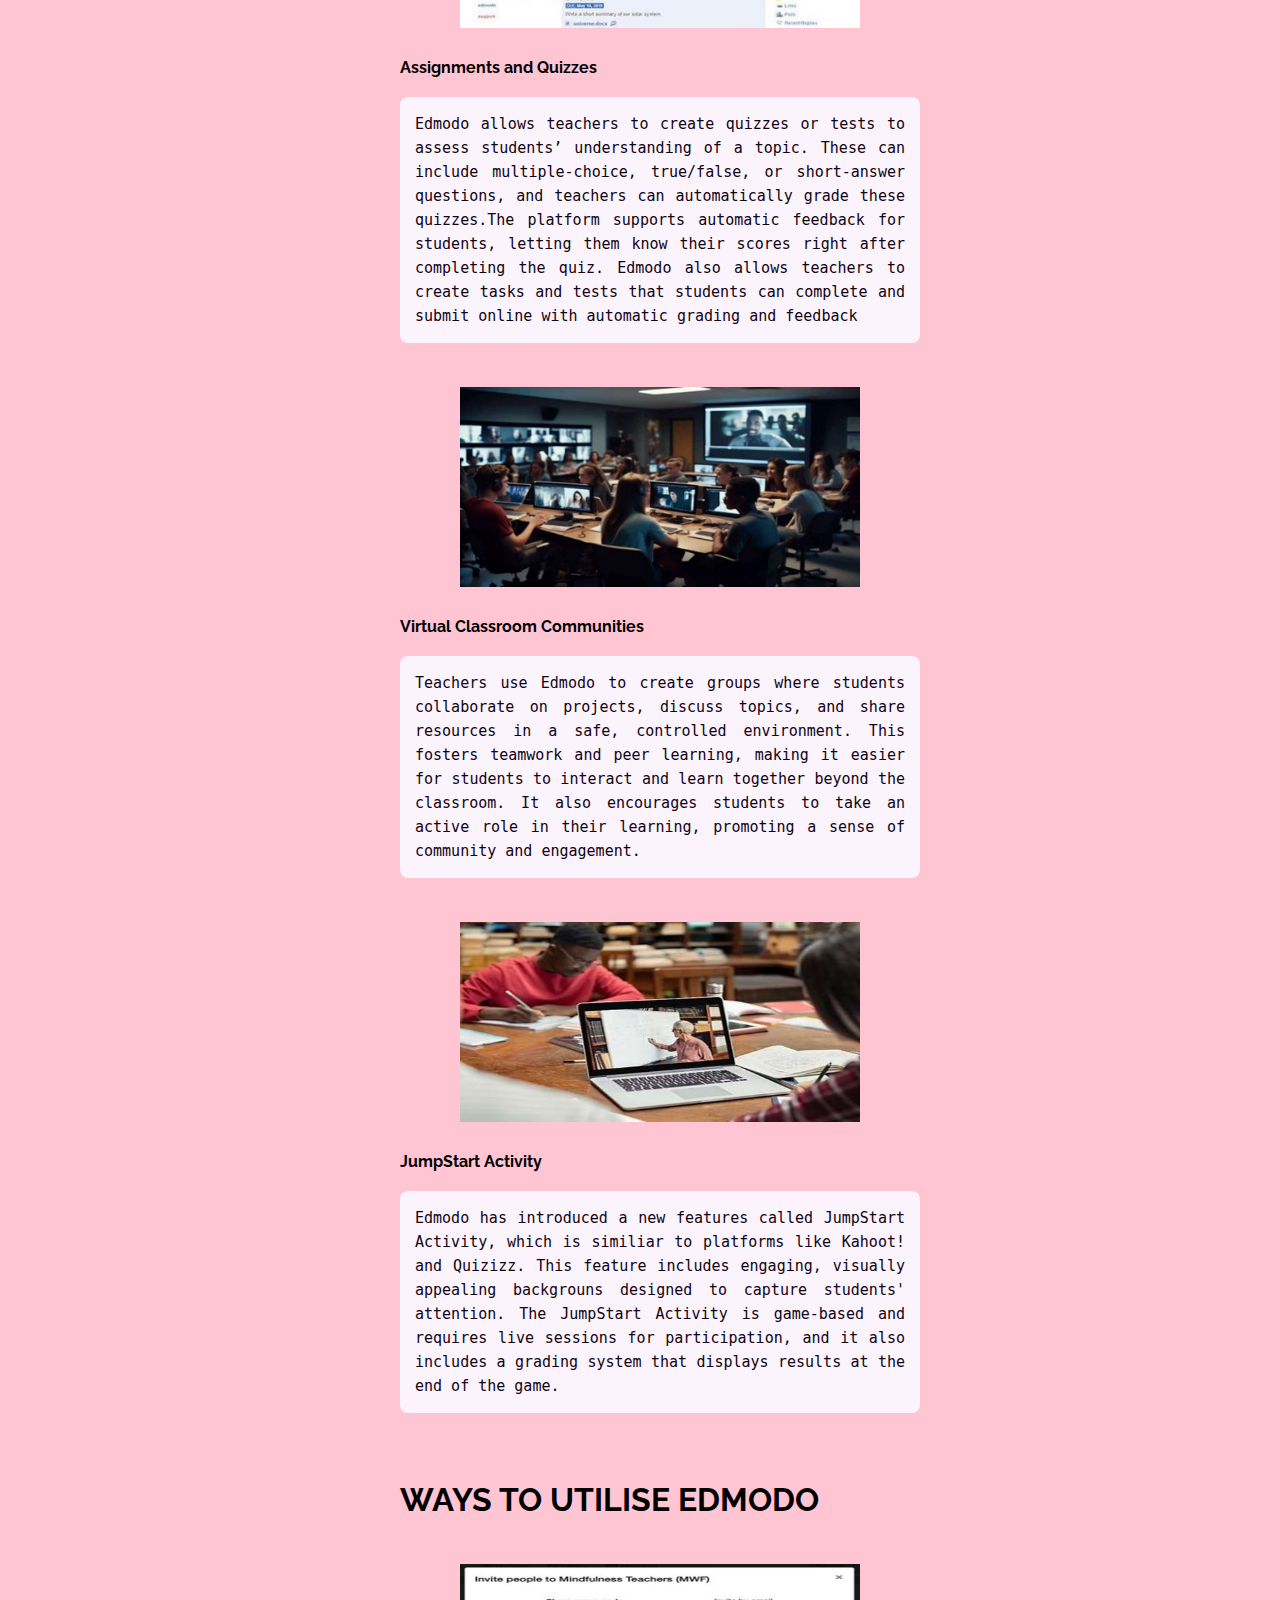
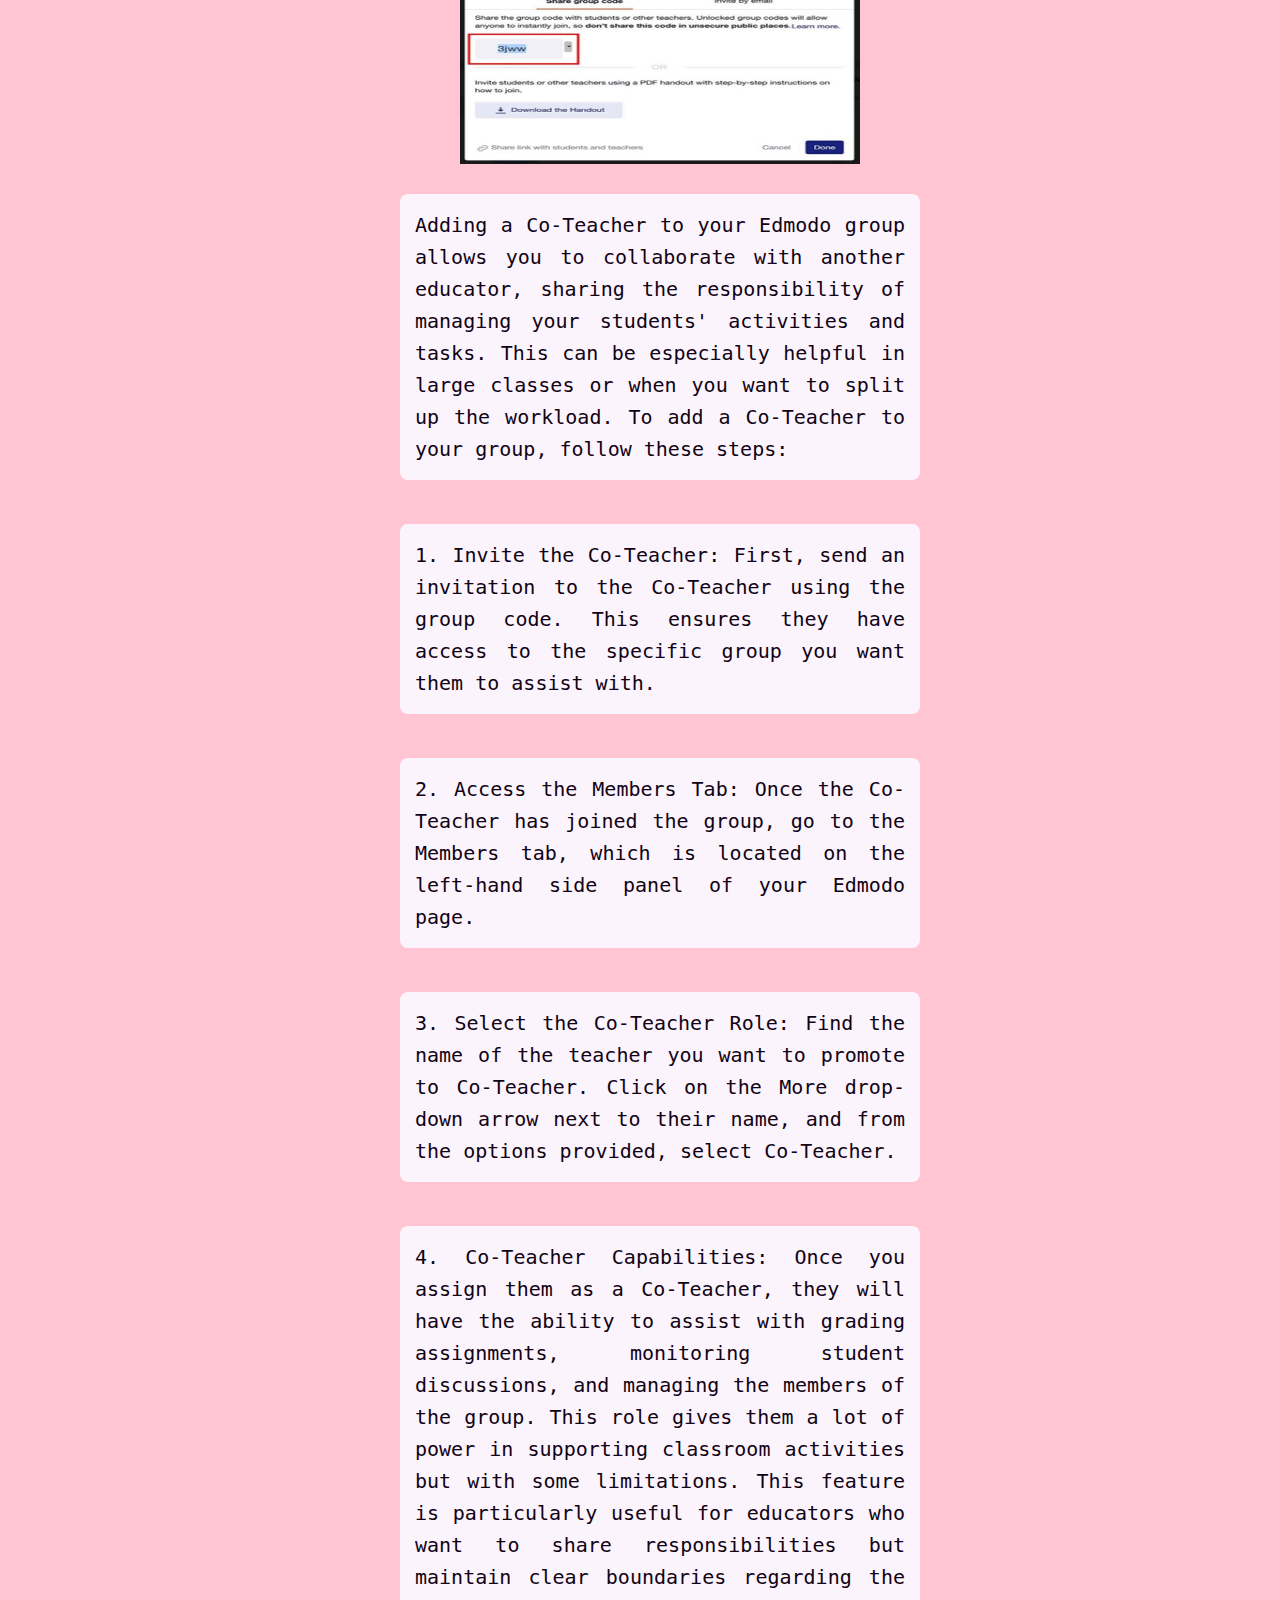
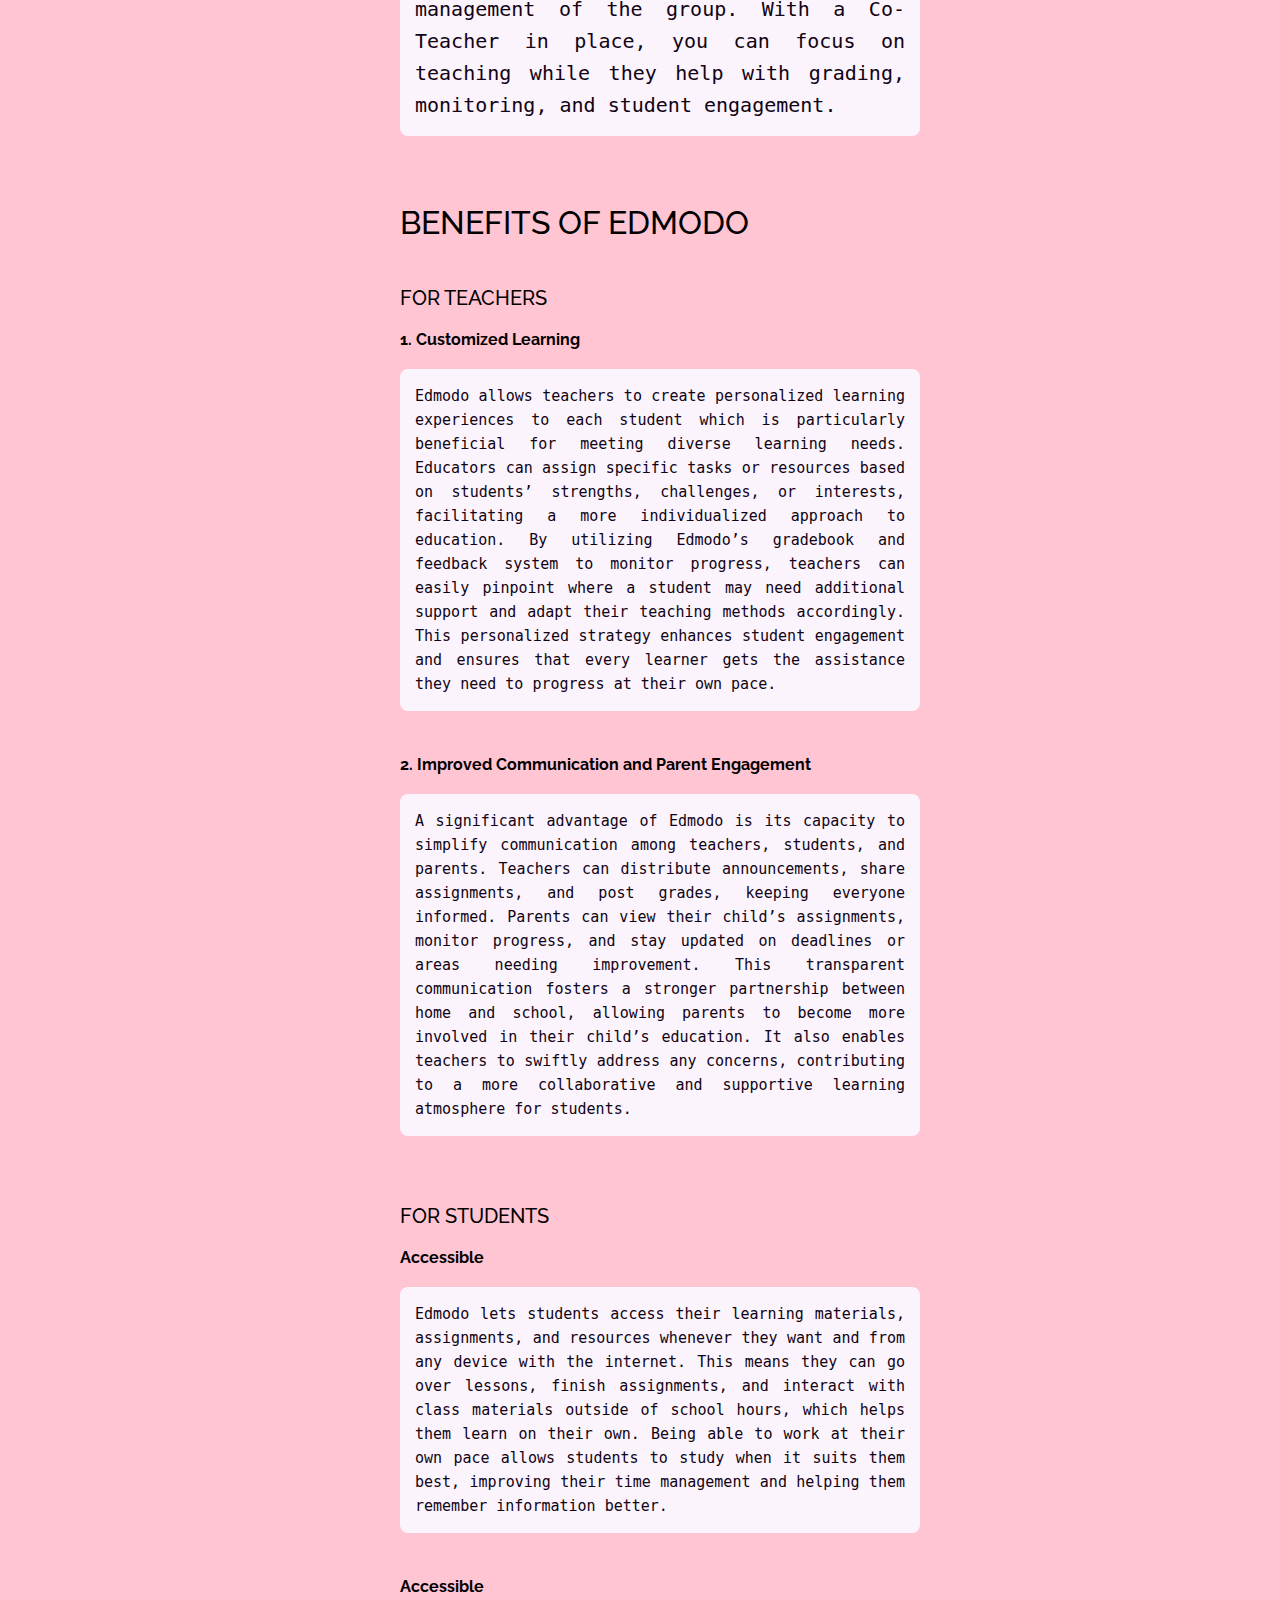
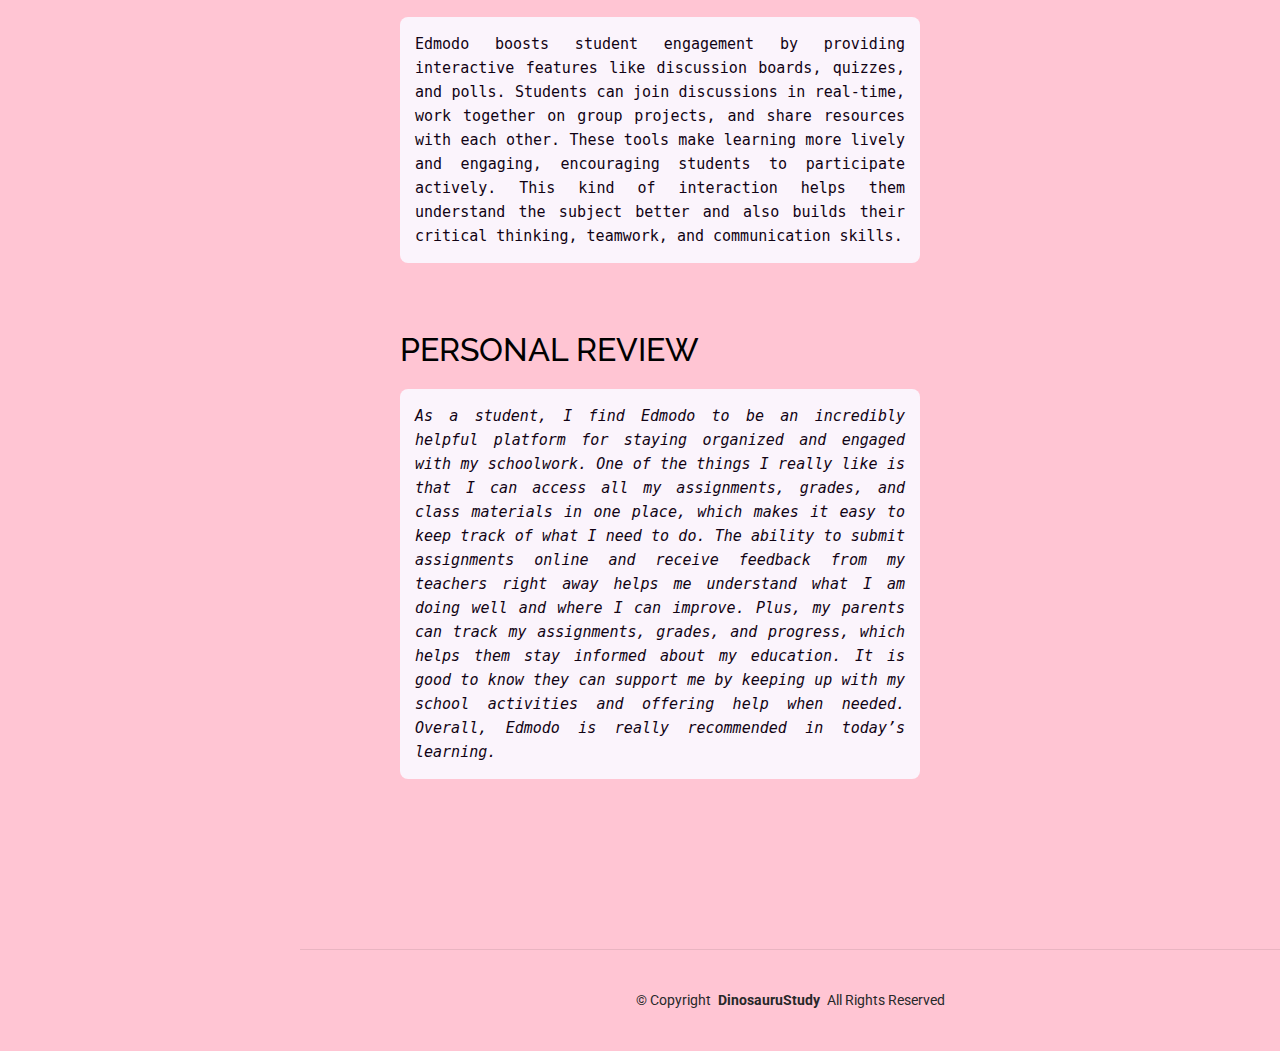
<file: edmodopage.html>
<!DOCTYPE html>
<html lang="en">

<head>
  <meta charset="utf-8">
  <meta content="width=device-width, initial-scale=1.0" name="viewport">
  <title>EDUCATIONAL APPS</title>
  <meta content="" name="description">
  <meta content="" name="keywords">

  <!-- Favicons -->
  <link href="bacabuku.jpg" rel="icon">
  <link href="bacabuku.jpg" rel="apple-touch-icon">

  <!-- Fonts -->
  <link href="https://fonts.googleapis.com" rel="preconnect">
  <link href="https://fonts.gstatic.com" rel="preconnect" crossorigin>
  <link href="https://fonts.googleapis.com/css2?family=Roboto:ital,wght@0,100;0,300;0,400;0,500;0,700;0,900;1,100;1,300;1,400;1,500;1,700;1,900&family=Poppins:ital,wght@0,100;0,200;0,300;0,400;0,500;0,600;0,700;0,800;0,900;1,100;1,200;1,300;1,400;1,500;1,600;1,700;1,800;1,900&family=Raleway:ital,wght@0,100;0,200;0,300;0,400;0,500;0,600;0,700;0,800;0,900;1,100;1,200;1,300;1,400;1,500;1,600;1,700;1,800;1,900&display=swap" rel="stylesheet">

  <!-- Vendor CSS Files -->
  <link href="assets/vendor/bootstrap/css/bootstrap.min.css" rel="stylesheet">
  <link href="assets/vendor/bootstrap-icons/bootstrap-icons.css" rel="stylesheet">
  <link href="assets/vendor/aos/aos.css" rel="stylesheet">
  <link href="assets/vendor/glightbox/css/glightbox.min.css" rel="stylesheet">
  <link href="assets/vendor/swiper/swiper-bundle.min.css" rel="stylesheet">

  <!-- Main CSS File -->
  <link href="main.css" rel="stylesheet">

  <!-- =======================================================
  * Template Name: iPortfolio
  * Template URL: https://bootstrapmade.com/iportfolio-bootstrap-portfolio-websites-template/
  * Updated: Jun 29 2024 with Bootstrap v5.3.3
  * Author: BootstrapMade.com
  * License: https://bootstrapmade.com/license/
  ======================================================== -->
</head>

<body class="edmodo page">

  <header id="header" class="header dark-background d-flex flex-column">
    <i class="header-toggle d-xl-none bi bi-list"></i>

    <div class="profile-img">
      <img src="logo.gif" alt="" class="img-fluid rounded-circle">
    </div>

    <a href="index.html" class="logo d-flex align-items-center justify-content-center">
      <!-- Uncomment the line below if you also wish to use an image logo -->
      <!-- <img src="assets/img/logo.png" alt=""> -->
      <h1 class="sitename">Dinosauru Study</h1>
    </a>

    <div class="social-links text-center">
      
    
      <a href="https://www.instagram.com/strobaeriwy?igsh=ejJiMXl4ZHYzMzh5" class="instagram"><i class="bi bi-instagram"></i></a>
      <a href="mailto:athirahnadzirr@icloud.com" class="google-plus"><i class="bi bi-envelope"></i></a>

    
    </div>

    <nav id="navmenu" class="navmenu">
      <ul>
        <li><a href="index.html" class="active"><i class="bi bi-house navicon"></i>Home</a></li>
      </ul>
    </nav>

  </header>

  <main class="main">

    <!-- Page Title -->
    <div class="page-title dark-background">
      <div class="container d-lg-flex justify-content-between align-items-center">
        <h1 class="mb-2 mb-lg-0">EDMODO</h1>
        <nav class="breadcrumbs">
          <ol>
            <li><a href="index.html">Home</a></li>
            <li class="current">Edmodo</li>
          </ol>
        </nav>
      </div>
    </div><!-- End Page Title -->

    <!-- Service Details Section -->
    <section id="google classroom page" class="service-details section">

      <div class="container2">

        <div class="row gy-4">

          

            
            <h6></h6>
          </div>

          <div class="col-lg-8" data-aos="fade-up" data-aos-delay="200">
            <img src="edmodo.jpg" alt="" class="img-fluid services-img">
            <h3>WHAT IS EDMODO?</h3>
            <p class="udang">
              I recently discovered an educational website that could revolutionize the teaching and learning experience. Edmodo is a platform that adapts social network features to suit the classroom environment. Founded by former educators Nic Borg and Jeff O’Hara in 2008, Edmodo was created with the goal of bridging the gap between traditional classroom education and the digital world. Over the years, Edmodo has evolved incorporating tools for personalized learning, assessments, and collaboration. In 2017, it added features that allow parents to monitor their children’s educational progress.
            </p>
            
            <h2>FEATURES OF EDMODO</h2>

<img src="edmono1.jpg" alt="" class="gambar1">
<h6><b>Parental Access</b> </h6>

<p class="udang">Parents can create their own Edmodo accounts to track their child’s progress. They can see upcoming assignments, grades, and other important updates related to their child’s education.With Edmodo, parents are always in the loop about their child's academic journey, without needing to wait for traditional parent-teacher conferences.</p>
<br>


<img src="edmono2.jpg" alt="" class="gambar2">
<h6><b>Assignments and Quizzes</b></h6>

<p class=" udang">Edmodo allows teachers to create quizzes or tests to assess students’ understanding of a topic. These can include multiple-choice, true/false, or short-answer questions, and teachers can automatically grade these quizzes.The platform supports automatic feedback for students, letting them know their scores right after completing the quiz. Edmodo also allows teachers to create tasks and tests that students can complete and submit online with automatic grading and feedback</p>


<br>
<img src="edmono3.jpg" alt="" class="gambar2">
<h6><b>Virtual Classroom Communities </b></h6>

<p class="udang">Teachers use Edmodo to create groups where students collaborate on projects, discuss topics, and share resources in a safe, controlled environment. This fosters teamwork and peer learning, making it easier for students to interact and learn together beyond the classroom. It also encourages students to take an active role in their learning, promoting a sense of community and engagement.</p>

<br>
<img src="edmono4.jpg" alt="" class="gambar2">
<H6><b>JumpStart Activity </b></h6>
 <p class="udang">Edmodo has introduced a new features called JumpStart Activity, which is similiar to platforms like Kahoot! and Quizizz. This feature includes engaging, visually appealing backgrouns designed to capture students' attention. The JumpStart Activity is game-based and requires live sessions for participation, and it also includes a grading system that displays results at the end of the game.</p>
 <br>
 <br>
<h2><b>WAYS TO UTILISE EDMODO</b></h2>


<br>
<img src="edmono5.jpg" alt="" class="gambar2">
<h5 class="ketam">Adding a Co-Teacher to your Edmodo group allows you to collaborate with another educator, sharing the responsibility of managing your students' activities and tasks. This can be especially helpful in large classes or when you want to split up the workload. To add a Co-Teacher to your group, follow these steps:</h5>
<br>
<h6 class="ketam">1.	Invite the Co-Teacher: First, send an invitation to the Co-Teacher using the group code. This ensures they have access to the specific group you want them to assist with.</h6>
<br>
<h6 class="ketam">2.	Access the Members Tab: Once the Co-Teacher has joined the group, go to the Members tab, which is located on the left-hand side panel of your Edmodo page.</h6>
<br>
<h6 class="ketam">3.	Select the Co-Teacher Role: Find the name of the teacher you want to promote to Co-Teacher. Click on the More drop-down arrow next to their name, and from the options provided, select Co-Teacher.</h6>
<br>
<h6 class="ketam">4.	Co-Teacher Capabilities: Once you assign them as a Co-Teacher, they will have the ability to assist with grading assignments, monitoring student discussions, and managing the members of the group. This role gives them a lot of power in supporting classroom activities but with some limitations. This feature is particularly useful for educators who want to share responsibilities but maintain clear boundaries regarding the management of the group. With a Co-Teacher in place, you can focus on teaching while they help with grading, monitoring, and student engagement.</h6>
<br>
<br>
<h2>BENEFITS OF EDMODO </h2>
<br>
<h5>FOR TEACHERS</h5>
<h6><b>1.	Customized Learning </b></h6>

<p class="ketam">Edmodo allows teachers to create personalized learning experiences to each student which is particularly beneficial for meeting diverse learning needs. Educators can assign specific tasks or resources based on students’ strengths, challenges, or interests, facilitating a more individualized approach to education. By utilizing Edmodo’s gradebook and feedback system to monitor progress, teachers can easily pinpoint where a student may need additional support and adapt their teaching methods accordingly. This personalized strategy enhances student engagement and ensures that every learner gets the assistance they need to progress at their own pace.</p>

<br>
<h6><b>2.	Improved Communication and Parent Engagement</b></h6>

<p class="ketam">A significant advantage of Edmodo is its capacity to simplify communication among teachers, students, and parents. Teachers can distribute announcements, share assignments, and post grades, keeping everyone informed. Parents can view their child’s assignments, monitor progress, and stay updated on deadlines or areas needing improvement. This transparent communication fosters a stronger partnership between home and school, allowing parents to become more involved in their child’s education. It also enables teachers to swiftly address any concerns, contributing to a more collaborative and supportive learning atmosphere for students.</p>
 <br>
 <br>
<h5>FOR STUDENTS</h5>


<h6><b>Accessible</b></h6>

<p class="ketam">Edmodo lets students access their learning materials, assignments, and resources whenever they want and from any device with the internet. This means they can go over lessons, finish assignments, and interact with class materials outside of school hours, which helps them learn on their own. Being able to work at their own pace allows students to study when it suits them best, improving their time management and helping them remember information better.</p>
<br>

<h6><b>Accessible</b></h6>

<p class="ketam">Edmodo boosts student engagement by providing interactive features like discussion boards, quizzes, and polls. Students can join discussions in real-time, work together on group projects, and share resources with each other. These tools make learning more lively and engaging, encouraging students to participate actively. This kind of interaction helps them understand the subject better and also builds their critical thinking, teamwork, and communication skills.</p>
<br>
<br>
<h2>PERSONAL REVIEW</h2>

<p class="ketam"><i>As a student, I find Edmodo to be an incredibly helpful platform for staying organized and engaged with my schoolwork. One of the things I really like is that I can access all my assignments, grades, and class materials in one place, which makes it easy to keep track of what I need to do. The ability to submit assignments online and receive feedback from my teachers right away helps me understand what I am doing well and where I can improve. Plus, my parents can track my assignments, grades, and progress, which helps them stay informed about my education. It is good to know they can support me by keeping up with my school activities and offering help when needed. Overall, Edmodo is really recommended in today’s learning.</i></p>

          </div>

        </div>

      </div>

    </section><!-- /Service Details Section -->

  </main>

  <footer id="footer" class="footer position-relative light-background">

        <div class="container">
      <div class="copyright text-center ">
        <p>© <span>Copyright</span> <strong class="px-1 sitename">DinosauruStudy</strong> <span>All Rights Reserved</span></p>
      </div>
      <div class="credits">
      
      </div>
    </div>

  </footer>

  <!-- Scroll Top -->
  <a href="#" id="scroll-top" class="scroll-top d-flex align-items-center justify-content-center"><i class="bi bi-arrow-up-short"></i></a>

  <!-- Preloader -->
  <div id="preloader"></div>

  <!-- Vendor JS Files -->
  <script src="assets/vendor/bootstrap/js/bootstrap.bundle.min.js"></script>
  <script src="assets/vendor/php-email-form/validate.js"></script>
  <script src="assets/vendor/aos/aos.js"></script>
  <script src="assets/vendor/typed.js/typed.umd.js"></script>
  <script src="assets/vendor/purecounter/purecounter_vanilla.js"></script>
  <script src="assets/vendor/waypoints/noframework.waypoints.js"></script>
  <script src="assets/vendor/glightbox/js/glightbox.min.js"></script>
  <script src="assets/vendor/imagesloaded/imagesloaded.pkgd.min.js"></script>
  <script src="assets/vendor/isotope-layout/isotope.pkgd.min.js"></script>
  <script src="assets/vendor/swiper/swiper-bundle.min.js"></script>

  <!-- Main JS File -->
  <script src="assets/js/main.js"></script>

</body>

</html>
</file>
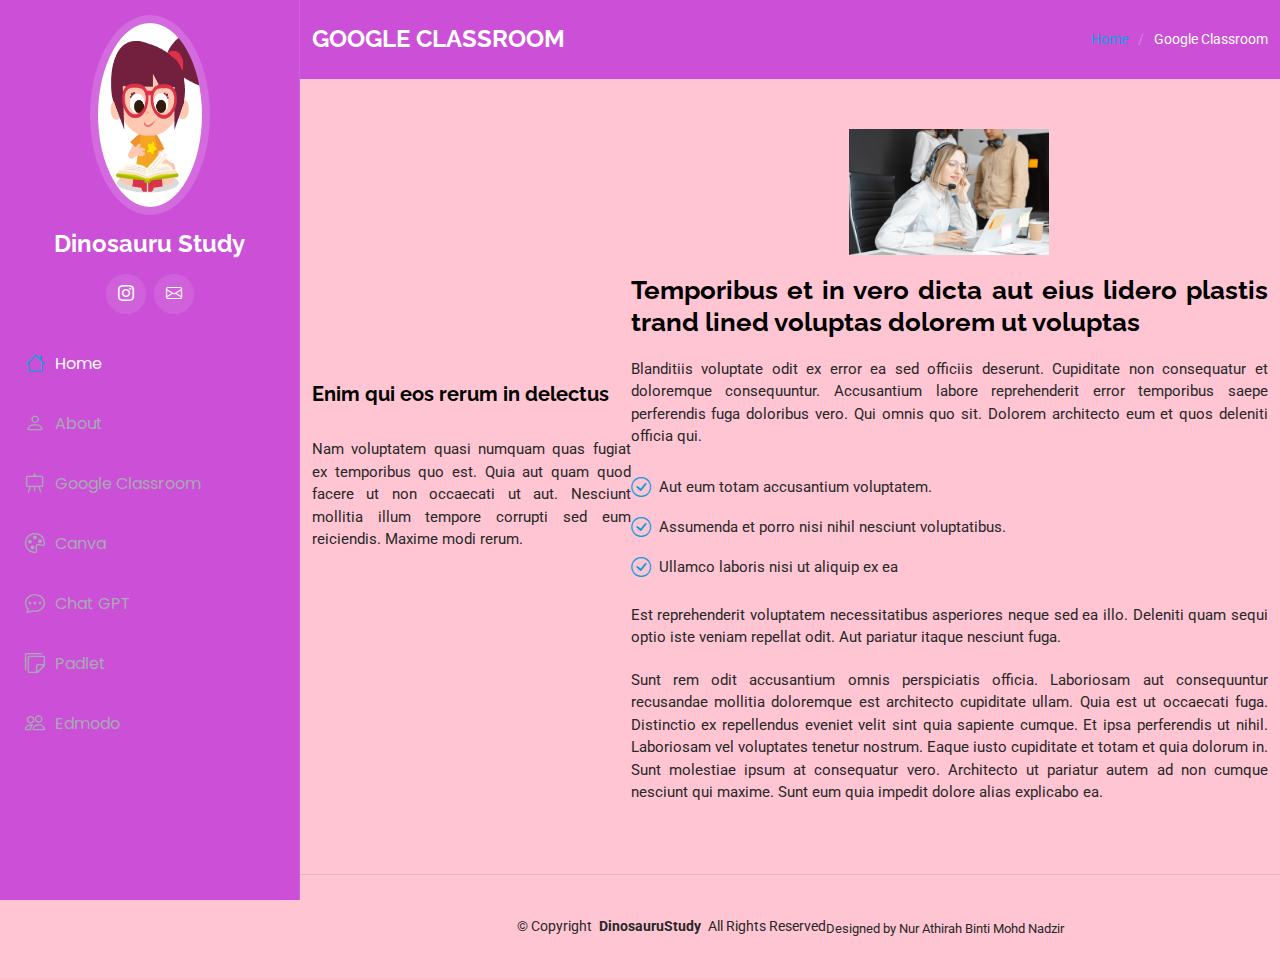
<file: google classroom page2.html>
<!DOCTYPE html>
<html lang="en">

<head>
  <meta charset="utf-8">
  <meta content="width=device-width, initial-scale=1.0" name="viewport">
  <title>EDUCATIONAL APPS</title>
  <meta content="" name="description">
  <meta content="" name="keywords">

  <!-- Favicons -->
  <link href="bacabuku.jpg" rel="icon">
  <link href="bacabuku.jpg" rel="apple-touch-icon">

  <!-- Fonts -->
  <link href="https://fonts.googleapis.com" rel="preconnect">
  <link href="https://fonts.gstatic.com" rel="preconnect" crossorigin>
  <link href="https://fonts.googleapis.com/css2?family=Roboto:ital,wght@0,100;0,300;0,400;0,500;0,700;0,900;1,100;1,300;1,400;1,500;1,700;1,900&family=Poppins:ital,wght@0,100;0,200;0,300;0,400;0,500;0,600;0,700;0,800;0,900;1,100;1,200;1,300;1,400;1,500;1,600;1,700;1,800;1,900&family=Raleway:ital,wght@0,100;0,200;0,300;0,400;0,500;0,600;0,700;0,800;0,900;1,100;1,200;1,300;1,400;1,500;1,600;1,700;1,800;1,900&display=swap" rel="stylesheet">

  <!-- Vendor CSS Files -->
  <link href="assets/vendor/bootstrap/css/bootstrap.min.css" rel="stylesheet">
  <link href="assets/vendor/bootstrap-icons/bootstrap-icons.css" rel="stylesheet">
  <link href="assets/vendor/aos/aos.css" rel="stylesheet">
  <link href="assets/vendor/glightbox/css/glightbox.min.css" rel="stylesheet">
  <link href="assets/vendor/swiper/swiper-bundle.min.css" rel="stylesheet">

  <!-- Main CSS File -->
  <link href="main.css" rel="stylesheet">

  <!-- =======================================================
  * Template Name: iPortfolio
  * Template URL: https://bootstrapmade.com/iportfolio-bootstrap-portfolio-websites-template/
  * Updated: Jun 29 2024 with Bootstrap v5.3.3
  * Author: BootstrapMade.com
  * License: https://bootstrapmade.com/license/
  ======================================================== -->
</head>

<body class="google classroom page">

  <header id="header" class="header dark-background d-flex flex-column">
    <i class="header-toggle d-xl-none bi bi-list"></i>

    <div class="profile-img">
      <img src="logo.gif" alt="" class="img-fluid rounded-circle">
    </div>

    <a href="index.html" class="logo d-flex align-items-center justify-content-center">
      <!-- Uncomment the line below if you also wish to use an image logo -->
      <!-- <img src="assets/img/logo.png" alt=""> -->
      <h1 class="sitename">Dinosauru Study</h1>
    </a>

    <div class="social-links text-center">
      
    
      <a href="https://www.instagram.com/strobaeriwy?igsh=ejJiMXl4ZHYzMzh5" class="instagram"><i class="bi bi-instagram"></i></a>
      <a href="mailto:athirahnadzirr@icloud.com" class="google-plus"><i class="bi bi-envelope"></i></a>

    
    </div>

    <nav id="navmenu" class="navmenu">
      <ul>
        <li><a href="#index.html" class="active"><i class="bi bi-house navicon"></i>Home</a></li>
        <li><a href="#about me"><i class="bi bi-person navicon"></i> About</a></li>
		<li><a href="#google classroom"><i class="bi bi-easel navicon"></i> Google Classroom</a></li>
        <li><a href="#canva"><i class="bi bi-palette navicon"></i> Canva</a></li>
        <li><a href="#chatgpt"><i class="bi bi-chat-dots navicon"></i> Chat GPT</a></li>
		<li><a href="#padlet"><i class="bi bi-stickies navicon"></i> Padlet</a></li>
		<li><a href="#edmodo"><i class="bi bi-people navicon"></i> Edmodo</a></li>
      </ul>
    </nav>

  </header>

  <main class="main">

    <!-- Page Title -->
    <div class="page-title dark-background">
      <div class="container d-lg-flex justify-content-between align-items-center">
        <h1 class="mb-2 mb-lg-0">GOOGLE CLASSROOM</h1>
        <nav class="breadcrumbs">
          <ol>
            <li><a href="index.html">Home</a></li>
            <li class="current">Google Classroom</li>
          </ol>
        </nav>
      </div>
    </div><!-- End Page Title -->

    <!-- Service Details Section -->
    <section id="google classroom page" class="service-details section">

      <div class="container">

        <div class="row gy-4">

          

            <h4>Enim qui eos rerum in delectus</h4>
            <p>Nam voluptatem quasi numquam quas fugiat ex temporibus quo est. Quia aut quam quod facere ut non occaecati ut aut. Nesciunt mollitia illum tempore corrupti sed eum reiciendis. Maxime modi rerum.</p>
          </div>

          <div class="col-lg-8" data-aos="fade-up" data-aos-delay="200">
            <img src="assets/img/services.jpg" alt="" class="img-fluid services-img">
            <h3>Temporibus et in vero dicta aut eius lidero plastis trand lined voluptas dolorem ut voluptas</h3>
            <p>
              Blanditiis voluptate odit ex error ea sed officiis deserunt. Cupiditate non consequatur et doloremque consequuntur. Accusantium labore reprehenderit error temporibus saepe perferendis fuga doloribus vero. Qui omnis quo sit. Dolorem architecto eum et quos deleniti officia qui.
            </p>
            <ul>
              <li><i class="bi bi-check-circle"></i> <span>Aut eum totam accusantium voluptatem.</span></li>
              <li><i class="bi bi-check-circle"></i> <span>Assumenda et porro nisi nihil nesciunt voluptatibus.</span></li>
              <li><i class="bi bi-check-circle"></i> <span>Ullamco laboris nisi ut aliquip ex ea</span></li>
            </ul>
            <p>
              Est reprehenderit voluptatem necessitatibus asperiores neque sed ea illo. Deleniti quam sequi optio iste veniam repellat odit. Aut pariatur itaque nesciunt fuga.
            </p>
            <p>
              Sunt rem odit accusantium omnis perspiciatis officia. Laboriosam aut consequuntur recusandae mollitia doloremque est architecto cupiditate ullam. Quia est ut occaecati fuga. Distinctio ex repellendus eveniet velit sint quia sapiente cumque. Et ipsa perferendis ut nihil. Laboriosam vel voluptates tenetur nostrum. Eaque iusto cupiditate et totam et quia dolorum in. Sunt molestiae ipsum at consequatur vero. Architecto ut pariatur autem ad non cumque nesciunt qui maxime. Sunt eum quia impedit dolore alias explicabo ea.
            </p>
          </div>

        </div>

      </div>

    </section><!-- /Service Details Section -->

  </main>

  <footer id="footer" class="footer position-relative light-background">

        <div class="container">
      <div class="copyright text-center ">
        <p>© <span>Copyright</span> <strong class="px-1 sitename">DinosauruStudy</strong> <span>All Rights Reserved</span></p>
      </div>
      <div class="credits">
        <!-- All the links in the footer should remain intact. -->
        <!-- You can delete the links only if you've purchased the pro version. -->
        <!-- Licensing information: https://bootstrapmade.com/license/ -->
        <!-- Purchase the pro version with working PHP/AJAX contact form: [buy-url] -->
        Designed by <a>Nur Athirah Binti Mohd Nadzir</a>
      </div>
    </div>

  </footer>

  <!-- Scroll Top -->
  <a href="#" id="scroll-top" class="scroll-top d-flex align-items-center justify-content-center"><i class="bi bi-arrow-up-short"></i></a>

  <!-- Preloader -->
  <div id="preloader"></div>

  <!-- Vendor JS Files -->
  <script src="assets/vendor/bootstrap/js/bootstrap.bundle.min.js"></script>
  <script src="assets/vendor/php-email-form/validate.js"></script>
  <script src="assets/vendor/aos/aos.js"></script>
  <script src="assets/vendor/typed.js/typed.umd.js"></script>
  <script src="assets/vendor/purecounter/purecounter_vanilla.js"></script>
  <script src="assets/vendor/waypoints/noframework.waypoints.js"></script>
  <script src="assets/vendor/glightbox/js/glightbox.min.js"></script>
  <script src="assets/vendor/imagesloaded/imagesloaded.pkgd.min.js"></script>
  <script src="assets/vendor/isotope-layout/isotope.pkgd.min.js"></script>
  <script src="assets/vendor/swiper/swiper-bundle.min.js"></script>

  <!-- Main JS File -->
  <script src="assets/js/main.js"></script>

</body>

</html>
</file>
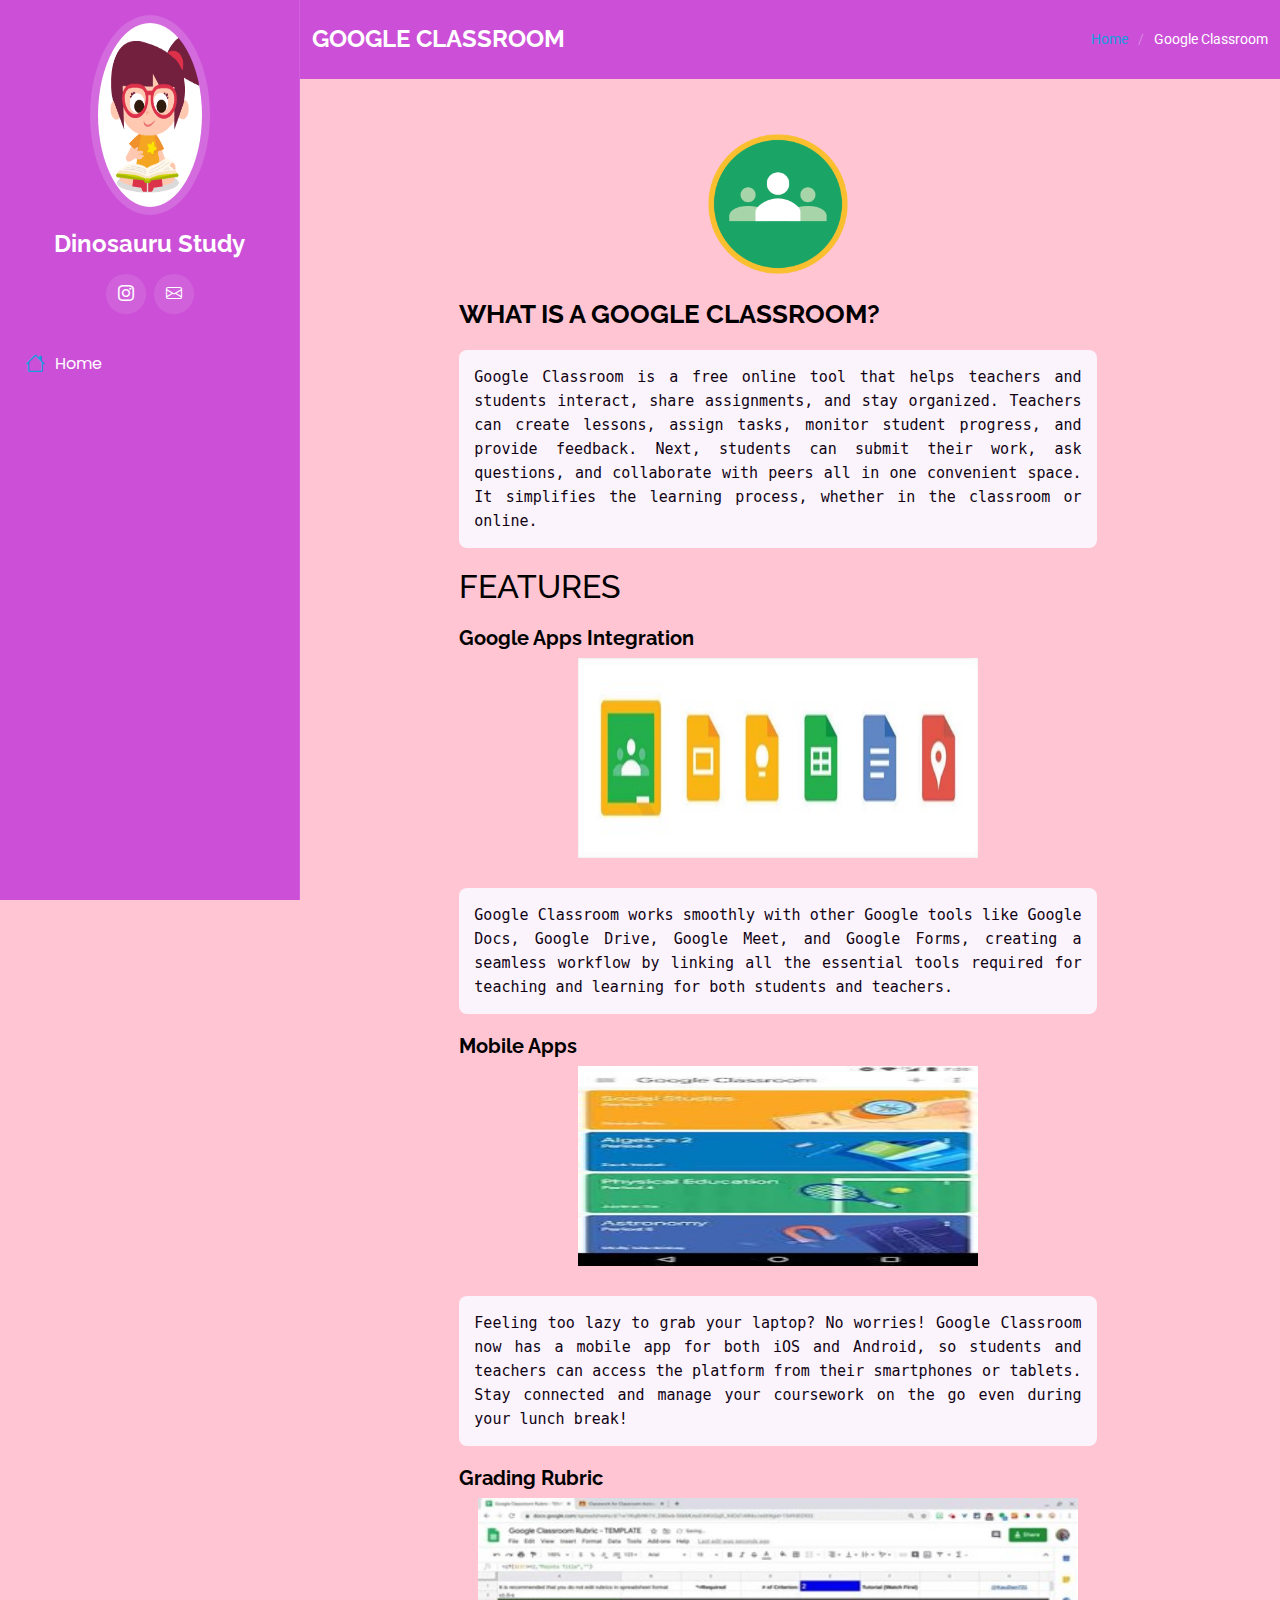
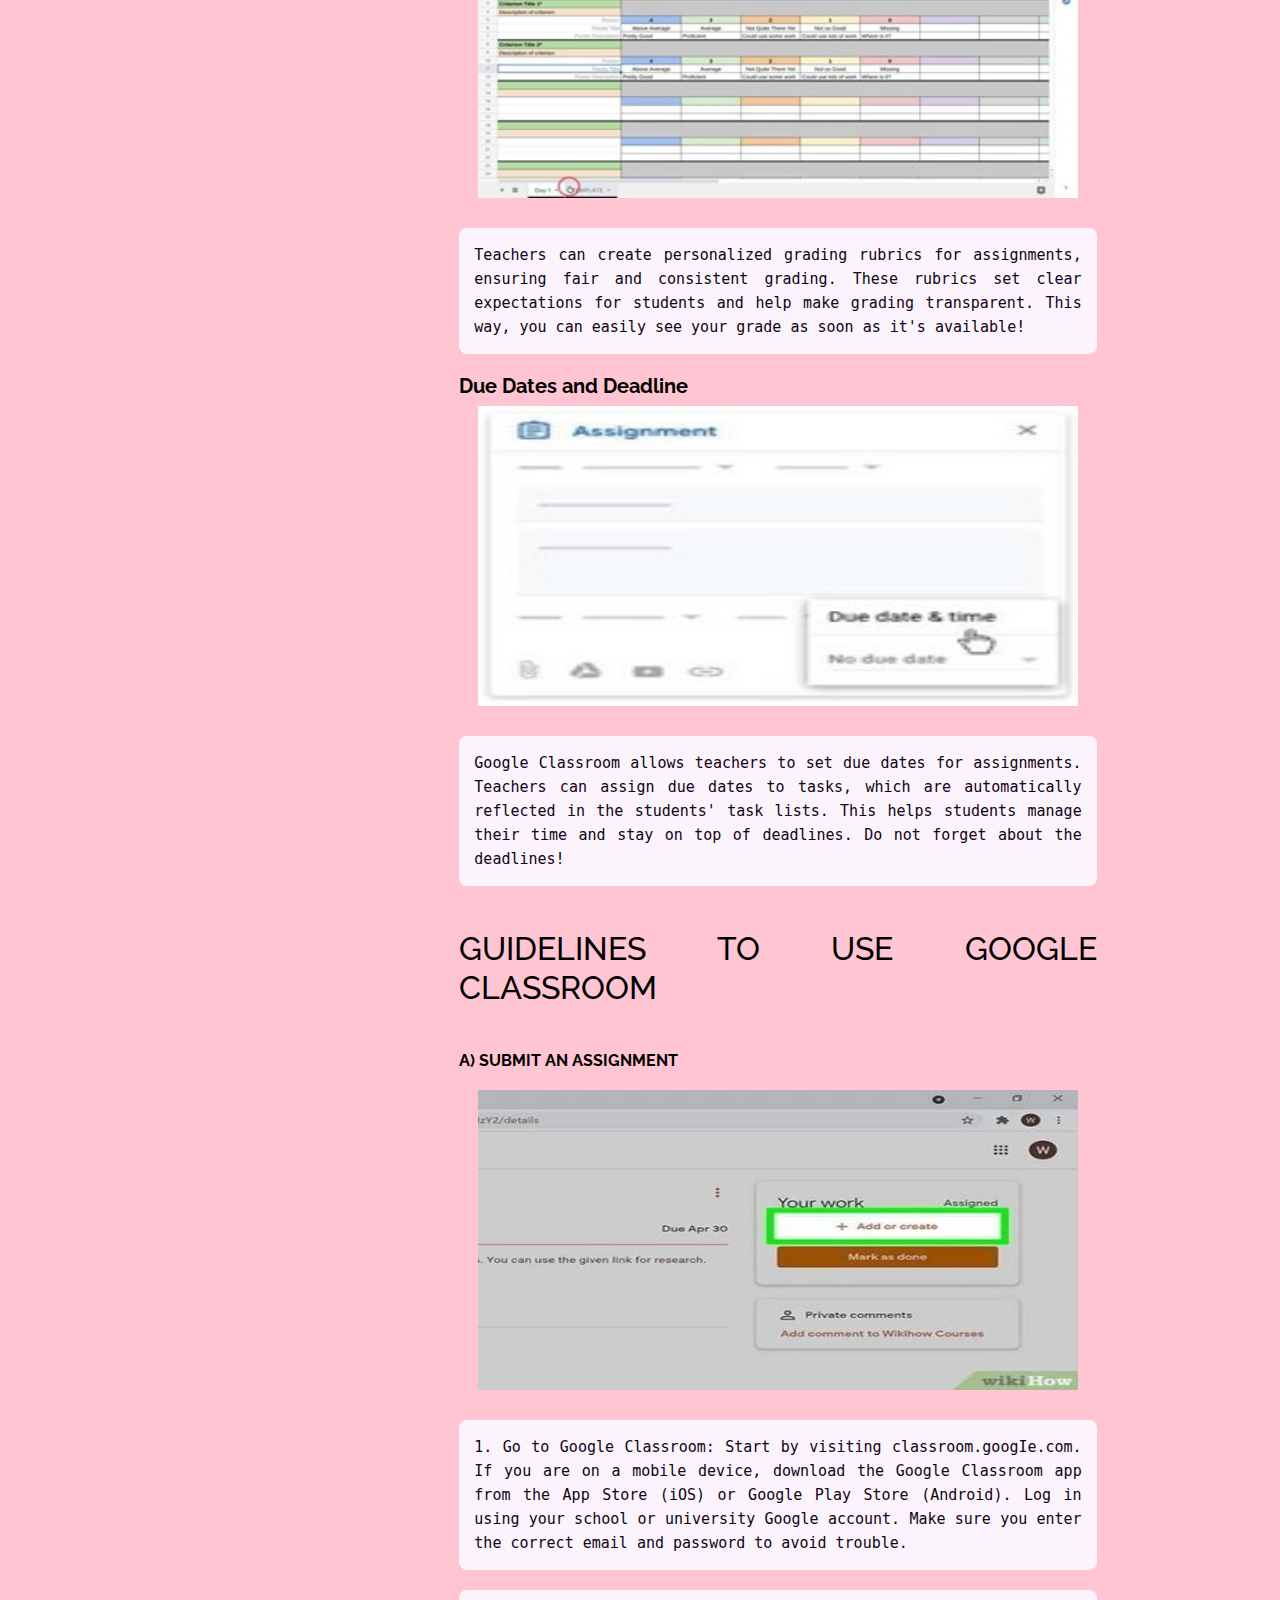
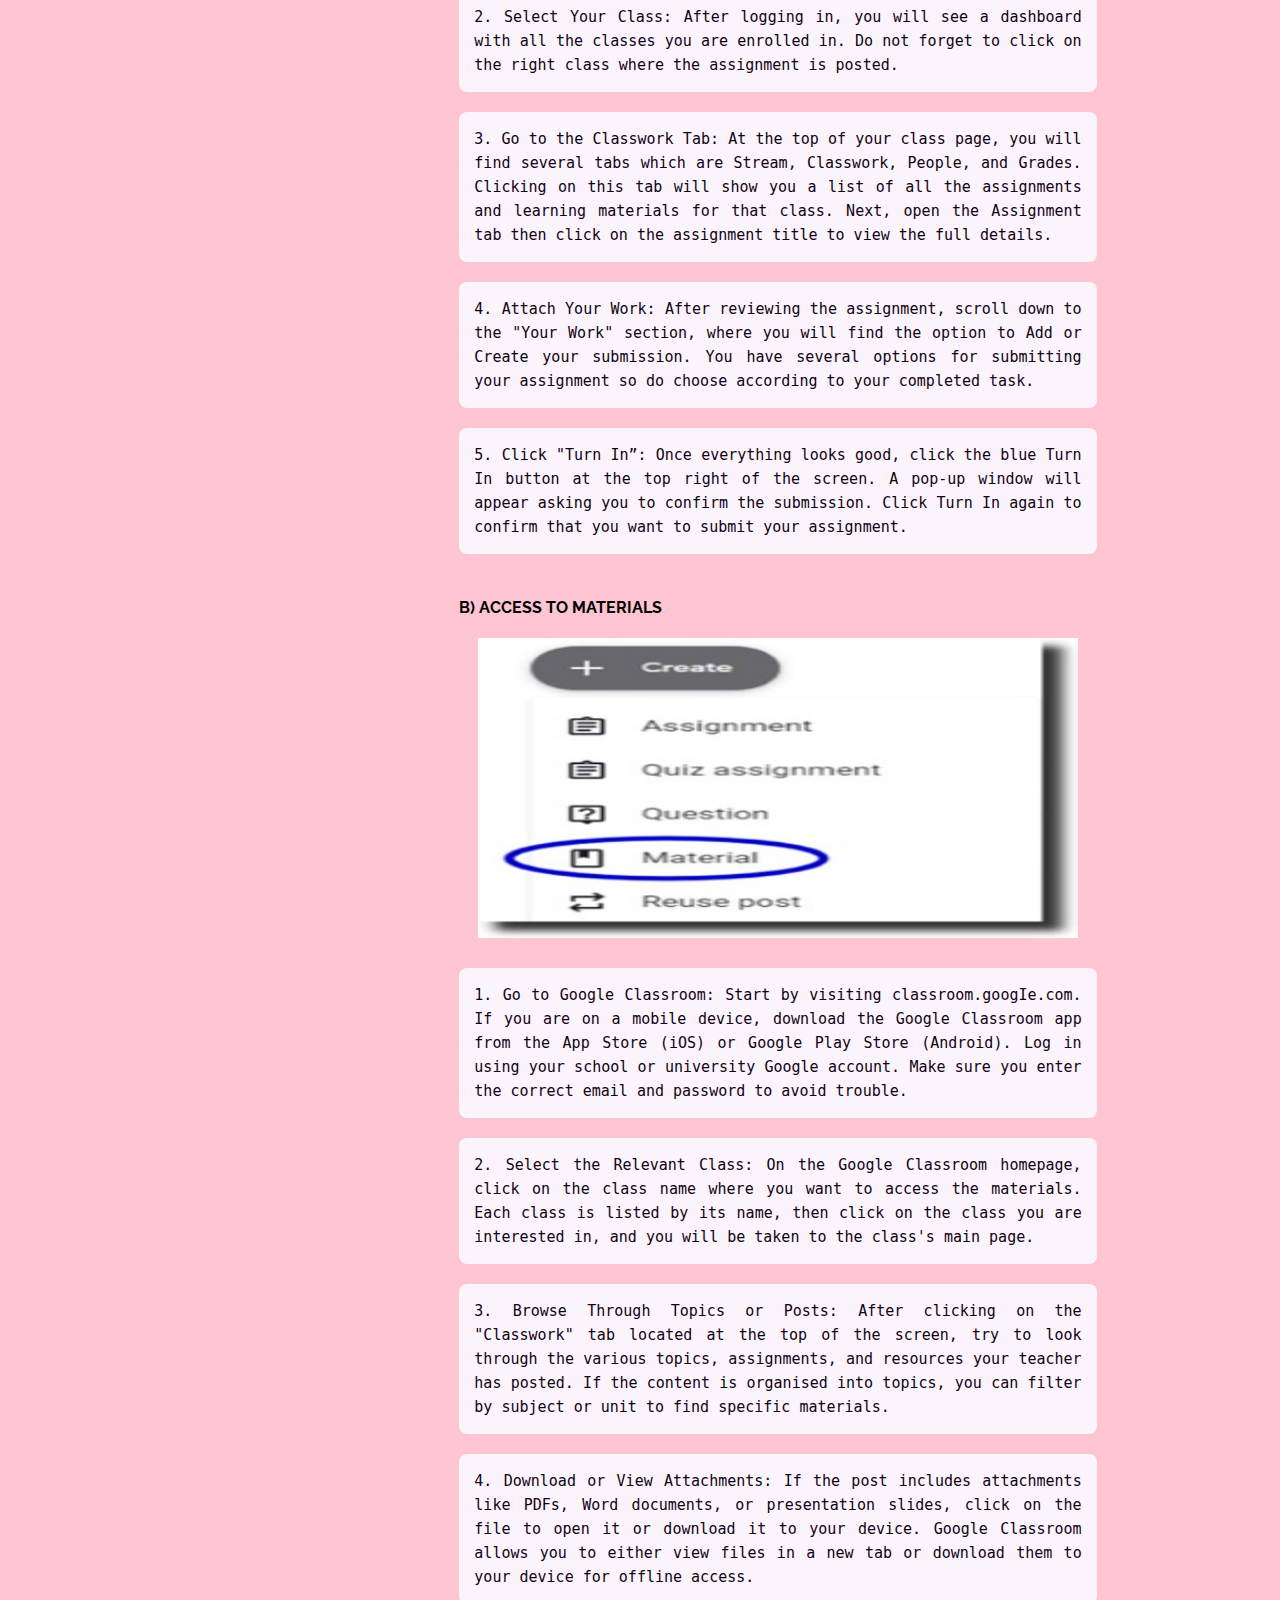
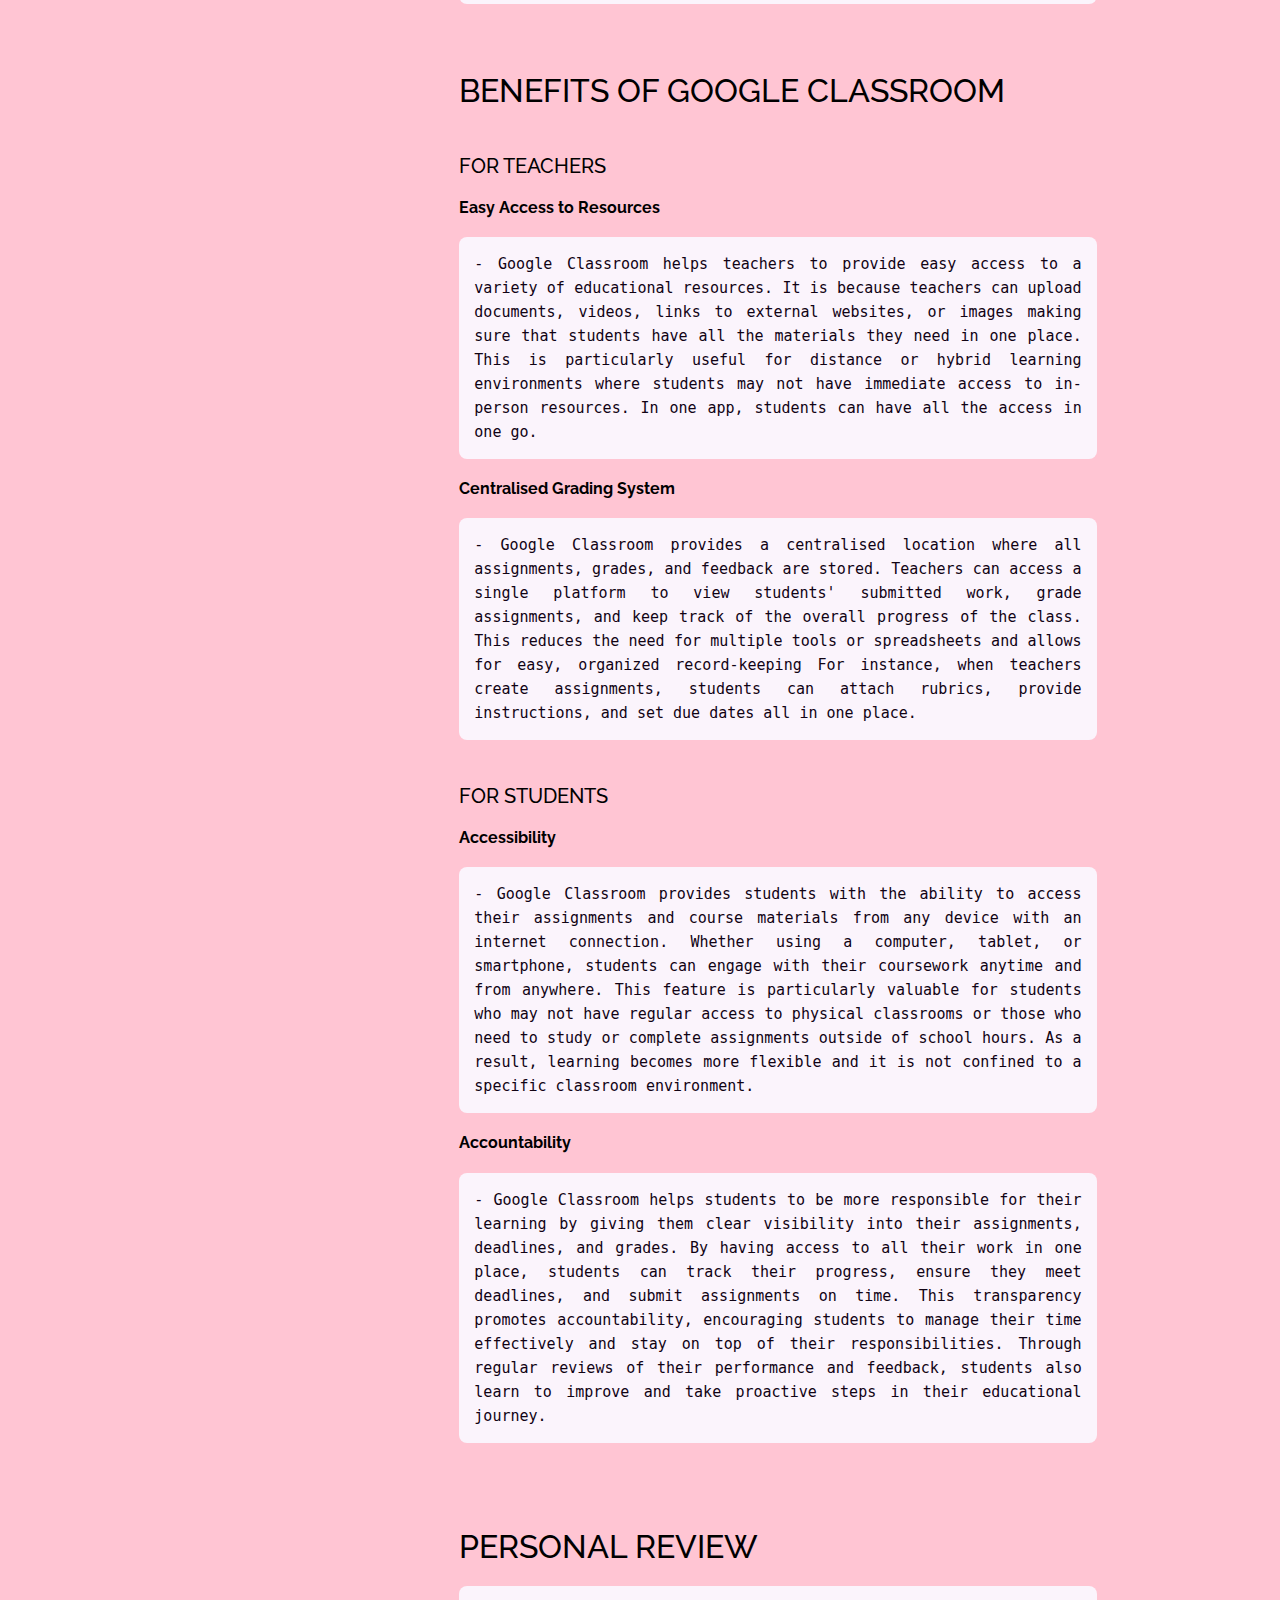
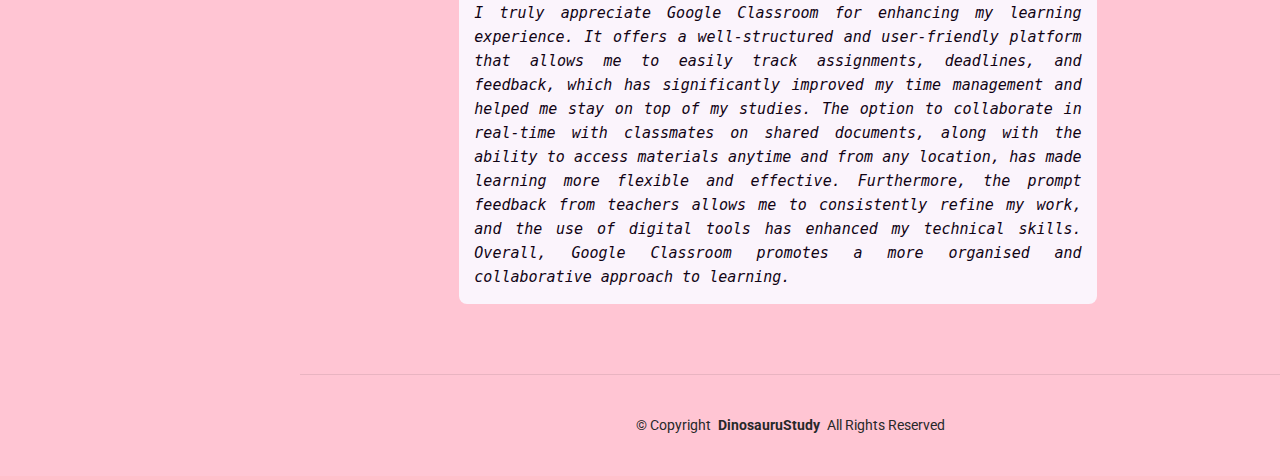
<file: googleclassroompage.html>
<!DOCTYPE html>
<html lang="en">

<head>
  <meta charset="utf-8">
  <meta content="width=device-width, initial-scale=1.0" name="viewport">
  <title>EDUCATIONAL APPS</title>
  <meta content="" name="description">
  <meta content="" name="keywords">

  <!-- Favicons -->
  <link href="bacabuku.jpg" rel="icon">
  <link href="bacabuku.jpg" rel="apple-touch-icon">

  <!-- Fonts -->
  <link href="https://fonts.googleapis.com" rel="preconnect">
  <link href="https://fonts.gstatic.com" rel="preconnect" crossorigin>
  <link href="https://fonts.googleapis.com/css2?family=Roboto:ital,wght@0,100;0,300;0,400;0,500;0,700;0,900;1,100;1,300;1,400;1,500;1,700;1,900&family=Poppins:ital,wght@0,100;0,200;0,300;0,400;0,500;0,600;0,700;0,800;0,900;1,100;1,200;1,300;1,400;1,500;1,600;1,700;1,800;1,900&family=Raleway:ital,wght@0,100;0,200;0,300;0,400;0,500;0,600;0,700;0,800;0,900;1,100;1,200;1,300;1,400;1,500;1,600;1,700;1,800;1,900&display=swap" rel="stylesheet">

  <!-- Vendor CSS Files -->
  <link href="assets/vendor/bootstrap/css/bootstrap.min.css" rel="stylesheet">
  <link href="assets/vendor/bootstrap-icons/bootstrap-icons.css" rel="stylesheet">
  <link href="assets/vendor/aos/aos.css" rel="stylesheet">
  <link href="assets/vendor/glightbox/css/glightbox.min.css" rel="stylesheet">
  <link href="assets/vendor/swiper/swiper-bundle.min.css" rel="stylesheet">

  <!-- Main CSS File -->
  <link href="main.css" rel="stylesheet">

  <!-- =======================================================
  * Template Name: iPortfolio
  * Template URL: https://bootstrapmade.com/iportfolio-bootstrap-portfolio-websites-template/
  * Updated: Jun 29 2024 with Bootstrap v5.3.3
  * Author: BootstrapMade.com
  * License: https://bootstrapmade.com/license/
  ======================================================== -->
</head>

<body class="google classroom page">

  <header id="header" class="header dark-background d-flex flex-column">
    <i class="header-toggle d-xl-none bi bi-list"></i>

    <div class="profile-img">
      <img src="logo.gif" alt="" class="img-fluid rounded-circle">
    </div>

    <a href="index.html" class="logo d-flex align-items-center justify-content-center">
      <!-- Uncomment the line below if you also wish to use an image logo -->
      <!-- <img src="assets/img/logo.png" alt=""> -->
      <h1 class="sitename">Dinosauru Study</h1>
    </a>

    <div class="social-links text-center">
      
    
      <a href="https://www.instagram.com/strobaeriwy?igsh=ejJiMXl4ZHYzMzh5" class="instagram"><i class="bi bi-instagram"></i></a>
      <a href="mailto:athirahnadzirr@icloud.com" class="google-plus"><i class="bi bi-envelope"></i></a>

    
    </div>

    <nav id="navmenu" class="navmenu">
      <ul>
        <li><a href="index.html" class="active"><i class="bi bi-house navicon"></i>Home</a></li>
      </ul>
    </nav>

  </header>

  <main class="main">

    <!-- Page Title -->
    <div class="page-title dark-background">
      <div class="container d-lg-flex justify-content-between align-items-center">
        <h1 class="mb-2 mb-lg-0">GOOGLE CLASSROOM</h1>
        <nav class="breadcrumbs">
          <ol>
            <li><a href="index.html">Home</a></li>
            <li class="current">Google Classroom</li>
          </ol>
        </nav>
      </div>
    </div><!-- End Page Title -->

    <!-- Service Details Section -->
    <section id="google classroom page" class="service-details section">

      <div class="container">

        <div class="row gy-4">

          

            
          </div>

          <div class="col-lg-8" data-aos="fade-up" data-aos-delay="200">
            <img src="classroom.png" alt="" class="img-fluid services-img">
            <h3>WHAT IS A GOOGLE CLASSROOM?</h3>
            <p class="ketam">
              Google Classroom is a free online tool that helps teachers and students interact, share assignments, and stay organized. Teachers can create lessons, assign tasks, monitor student progress, and provide feedback. Next, students can submit their work, ask questions, and collaborate with peers all in one convenient space. It simplifies the learning process, whether in the classroom or online.
            </p>
            <h2>FEATURES</h2>
            


<h4>Google Apps Integration</h4>
<img src="g1.jpg" alt="" class="gambar2">
<p class="ketam">Google Classroom works smoothly with other Google tools like Google Docs, Google Drive, Google Meet, and Google Forms, creating a seamless workflow by linking all the essential tools required for teaching and learning for both students and teachers.</p>
 
 

<h4>Mobile Apps</h4>
<img src="g2.jpg" alt="" class="gambar2">
<p class="ketam">Feeling too lazy to grab your laptop? No worries! Google Classroom now has a mobile app for both iOS and Android, so students and teachers can access the platform from their smartphones or tablets. Stay connected and manage your coursework on the go even during your lunch break!</p>



<h4>Grading Rubric</h4>
<img src="g3.jpg" alt="" class="gambar3">
<p class="ketam">Teachers can create personalized grading rubrics for assignments, ensuring fair and consistent grading. These rubrics set clear expectations for students and help make grading transparent. This way, you can easily see your grade as soon as it's available!</p>
 
 

<h4>Due Dates and Deadline</h4>
<img src="g5.jpg" alt="" class="gambar3">
<p class="ketam">Google Classroom allows teachers to set due dates for assignments. Teachers can assign due dates to tasks, which are automatically reflected in the students' task lists. This helps students manage their time and stay on top of deadlines. Do not forget about the deadlines!</p>

<br>
<h2>GUIDELINES TO USE GOOGLE CLASSROOM</h2>
<br>

<h6><b>A)	SUBMIT AN ASSIGNMENT</b></h6>
<img src="g6.jpg" alt="" class="gambar3">


<p class="ketam">1.	Go to Google Classroom: Start by visiting classroom.googIe.com. If you are on a mobile device, download the Google Classroom app from the App Store (iOS) or Google Play Store (Android). Log in using your school or university Google account. Make sure you enter the correct email and password to avoid trouble.<p/>
 
<p class="ketam">2.	Select Your Class: After logging in, you will see a dashboard with all the classes you are enrolled in. Do not forget to click on the right class where the assignment is posted.<p/>
<p class="ketam">3.	Go to the Classwork Tab: At the top of your class page, you will find several tabs which are Stream, Classwork, People, and Grades. Clicking on this tab will show you a list of all the assignments and learning materials for that class. Next, open the Assignment tab then click on the assignment title to view the full details.<p/>
<p class="ketam">4.	Attach Your Work: After reviewing the assignment, scroll down to the "Your Work" section, where you will find the option to Add or Create your submission. You have several options for submitting your assignment so do choose according to your completed task.</p>


<p class="ketam">5.	Click "Turn In”: Once everything looks good, click the blue Turn In button at the top right of the screen. A pop-up window will appear asking you to confirm the submission. Click Turn In again to confirm that you want to submit your assignment.</p>

<br>

<h6><b>B)	ACCESS TO MATERIALS</b></h6>
<img src="g7.jpg" alt="" class="gambar3">


<p class="ketam">1.	Go to Google Classroom: Start by visiting classroom.googIe.com. If you are on a mobile device, download the Google Classroom app from the App Store (iOS) or Google Play Store (Android). Log in using your school or university Google account. Make sure you enter the correct email and password to avoid trouble.</p>
 
<p class="ketam">2.	Select the Relevant Class: On the Google Classroom homepage, click on the class name where you want to access the materials. Each class is listed by its name, then click on the class you are interested in, and you will be taken to the class's main page.</p>
<p class="ketam">3.	Browse Through Topics or Posts: After clicking on the "Classwork" tab located at the top of the screen, try to look through the various topics, assignments, and resources your teacher has posted. If the content is organised into topics, you can filter by subject or unit to find specific materials.</p>
<p class="ketam">4.	Download or View Attachments: If the post includes attachments like PDFs, Word documents, or presentation slides, click on the file to open it or download it to your device. Google Classroom allows you to either view files in a new tab or download them to your device for offline access.</p>
<br>
<br>
<h2>BENEFITS OF GOOGLE CLASSROOM</h2>
<br>
<h5>FOR TEACHERS</h5>
<h6><b>Easy Access to Resources</b></h6>
<p class="ketam">-	Google Classroom helps teachers to provide easy access to a variety of educational resources. It is because teachers can upload documents, videos, links to external websites, or images making sure that students have all the materials they need in one place. This is particularly useful for distance or hybrid learning environments where students may not have immediate access to in-person resources. In one app, students can have all the access in one go.<p>
<h6><b>Centralised Grading System</b></h6>
<p class="ketam">-	Google Classroom provides a centralised location where all assignments, grades, and feedback are stored. Teachers can access a single platform to view students' submitted work, grade assignments, and keep track of the overall progress of the class. This reduces the need for multiple tools or spreadsheets and allows for easy, organized record-keeping For instance, when teachers create assignments, students can attach rubrics, provide instructions, and set due dates all in one place.</p>
<br>
<h5>FOR STUDENTS</h5>

<h6><b>Accessibility</b></h6>
<p class="ketam">-	Google Classroom provides students with the ability to access their assignments and course materials from any device with an internet
 
connection. Whether using a computer, tablet, or smartphone, students can engage with their coursework anytime and from anywhere. This feature is particularly valuable for students who may not have regular access to physical classrooms or those who need to study or complete assignments outside of school hours. As a result, learning becomes more flexible and it is not confined to a specific classroom environment.<p>
<h6><b>Accountability</b></h6>
<p class="ketam">-	Google Classroom helps students to be more responsible for their learning by giving them clear visibility into their assignments, deadlines, and grades. By having access to all their work in one place, students can track their progress, ensure they meet deadlines, and submit assignments on time. This transparency promotes accountability, encouraging students to manage their time effectively and stay on top of their responsibilities. Through regular reviews of their performance and feedback, students also learn to improve and take proactive steps in their educational journey.<p>
<br>
<br>
<h2>PERSONAL REVIEW</h2>

<p class="ketam"><i>I truly appreciate Google Classroom for enhancing my learning experience. It offers a well-structured and user-friendly platform that allows me to easily track assignments, deadlines, and feedback, which has significantly improved my time management and helped me stay on top of my studies. The option to collaborate in real-time with classmates on shared documents, along with the ability to access materials anytime and from any location, has made learning more flexible and effective. Furthermore, the prompt feedback from teachers allows me to consistently refine my work, and the use of digital tools has enhanced my technical skills. Overall, Google Classroom promotes a more organised and collaborative approach to learning.</i></p>

            </p>
          </div>

        </div>

      </div>

    </section><!-- /Service Details Section -->

  </main>

  <footer id="footer" class="footer position-relative light-background">

        <div class="container">
      <div class="copyright text-center ">
        <p>© <span>Copyright</span> <strong class="px-1 sitename">DinosauruStudy</strong> <span>All Rights Reserved</span></p>
      </div>
      <div class="credits">
        <!-- All the links in the footer should remain intact. -->
        <!-- You can delete the links only if you've purchased the pro version. -->
        <!-- Licensing information: https://bootstrapmade.com/license/ -->
        <!-- Purchase the pro version with working PHP/AJAX contact form: [buy-url] -->
        
      </div>
    </div>

  </footer>

  <!-- Scroll Top -->
  <a href="#" id="scroll-top" class="scroll-top d-flex align-items-center justify-content-center"><i class="bi bi-arrow-up-short"></i></a>

  <!-- Preloader -->
  <div id="preloader"></div>

  <!-- Vendor JS Files -->
  <script src="assets/vendor/bootstrap/js/bootstrap.bundle.min.js"></script>
  <script src="assets/vendor/php-email-form/validate.js"></script>
  <script src="assets/vendor/aos/aos.js"></script>
  <script src="assets/vendor/typed.js/typed.umd.js"></script>
  <script src="assets/vendor/purecounter/purecounter_vanilla.js"></script>
  <script src="assets/vendor/waypoints/noframework.waypoints.js"></script>
  <script src="assets/vendor/glightbox/js/glightbox.min.js"></script>
  <script src="assets/vendor/imagesloaded/imagesloaded.pkgd.min.js"></script>
  <script src="assets/vendor/isotope-layout/isotope.pkgd.min.js"></script>
  <script src="assets/vendor/swiper/swiper-bundle.min.js"></script>

  <!-- Main JS File -->
  <script src="assets/js/main.js"></script>

</body>

</html>
</file>
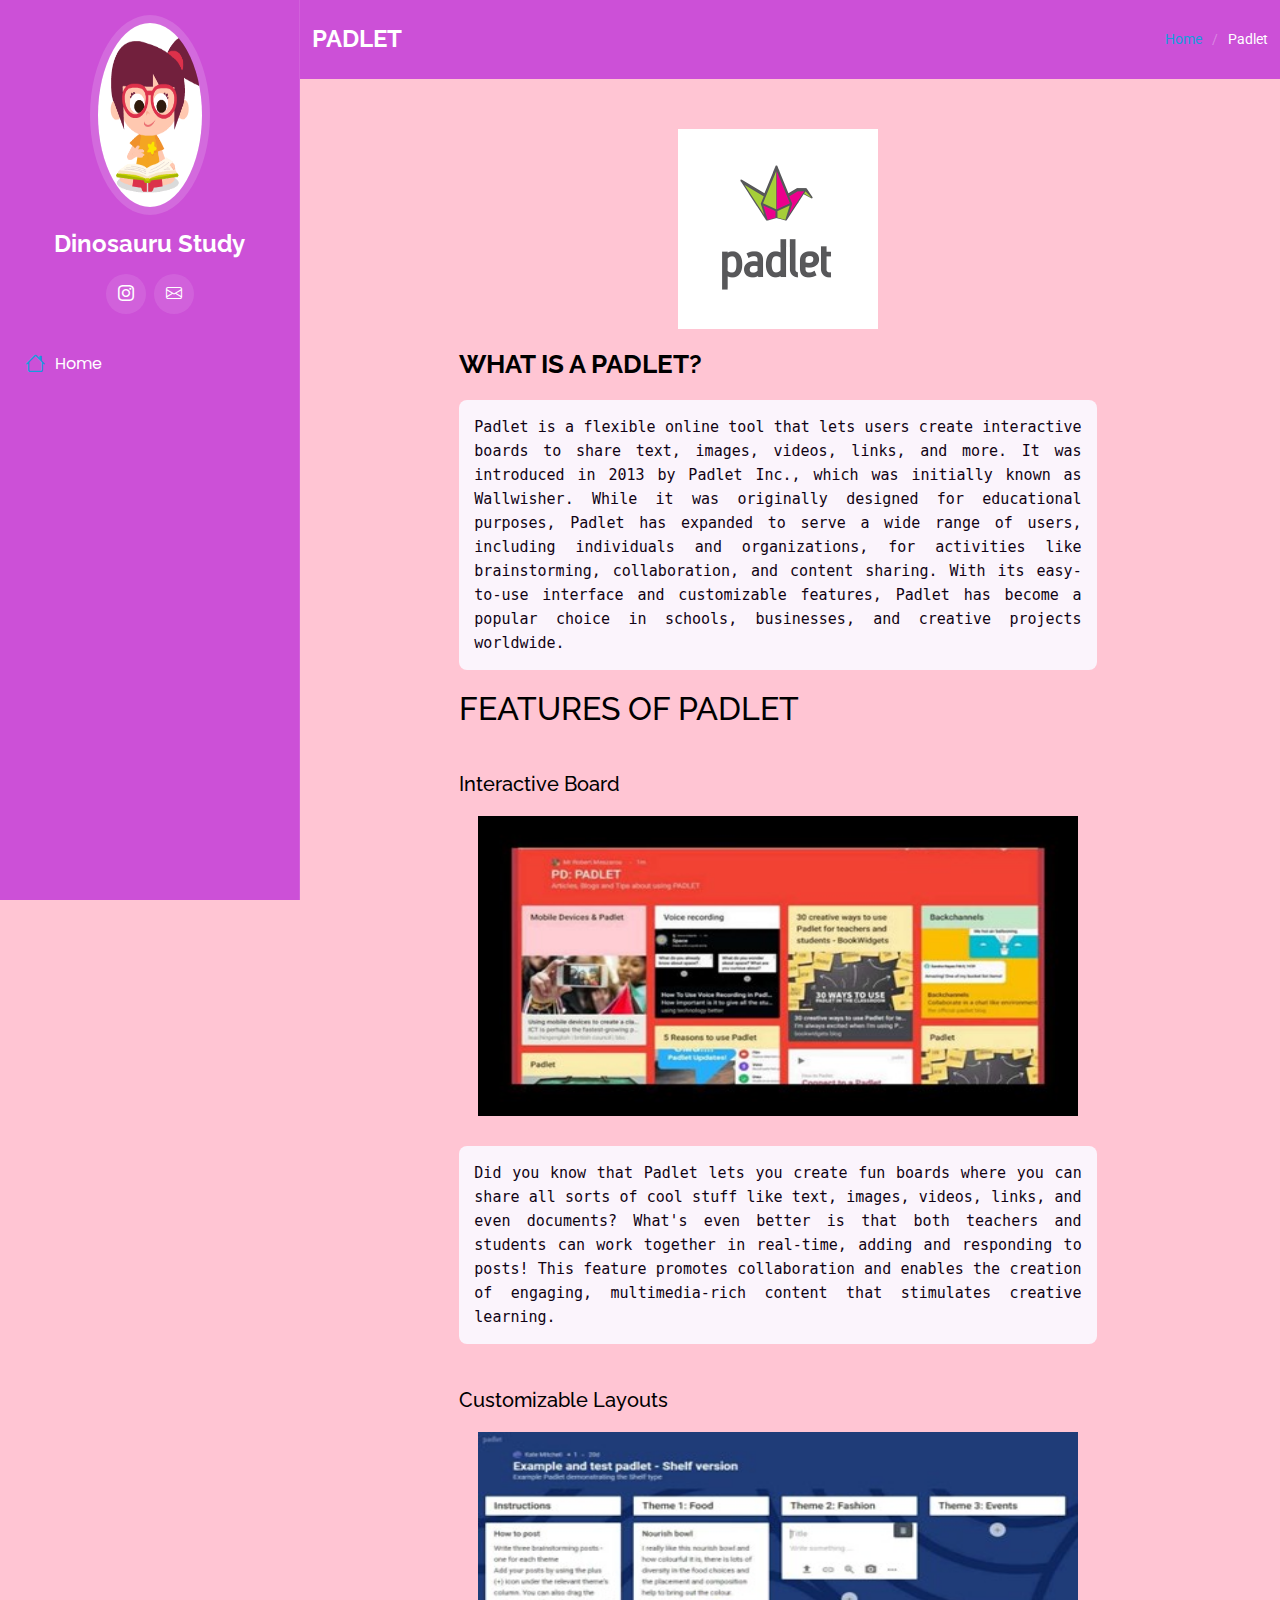
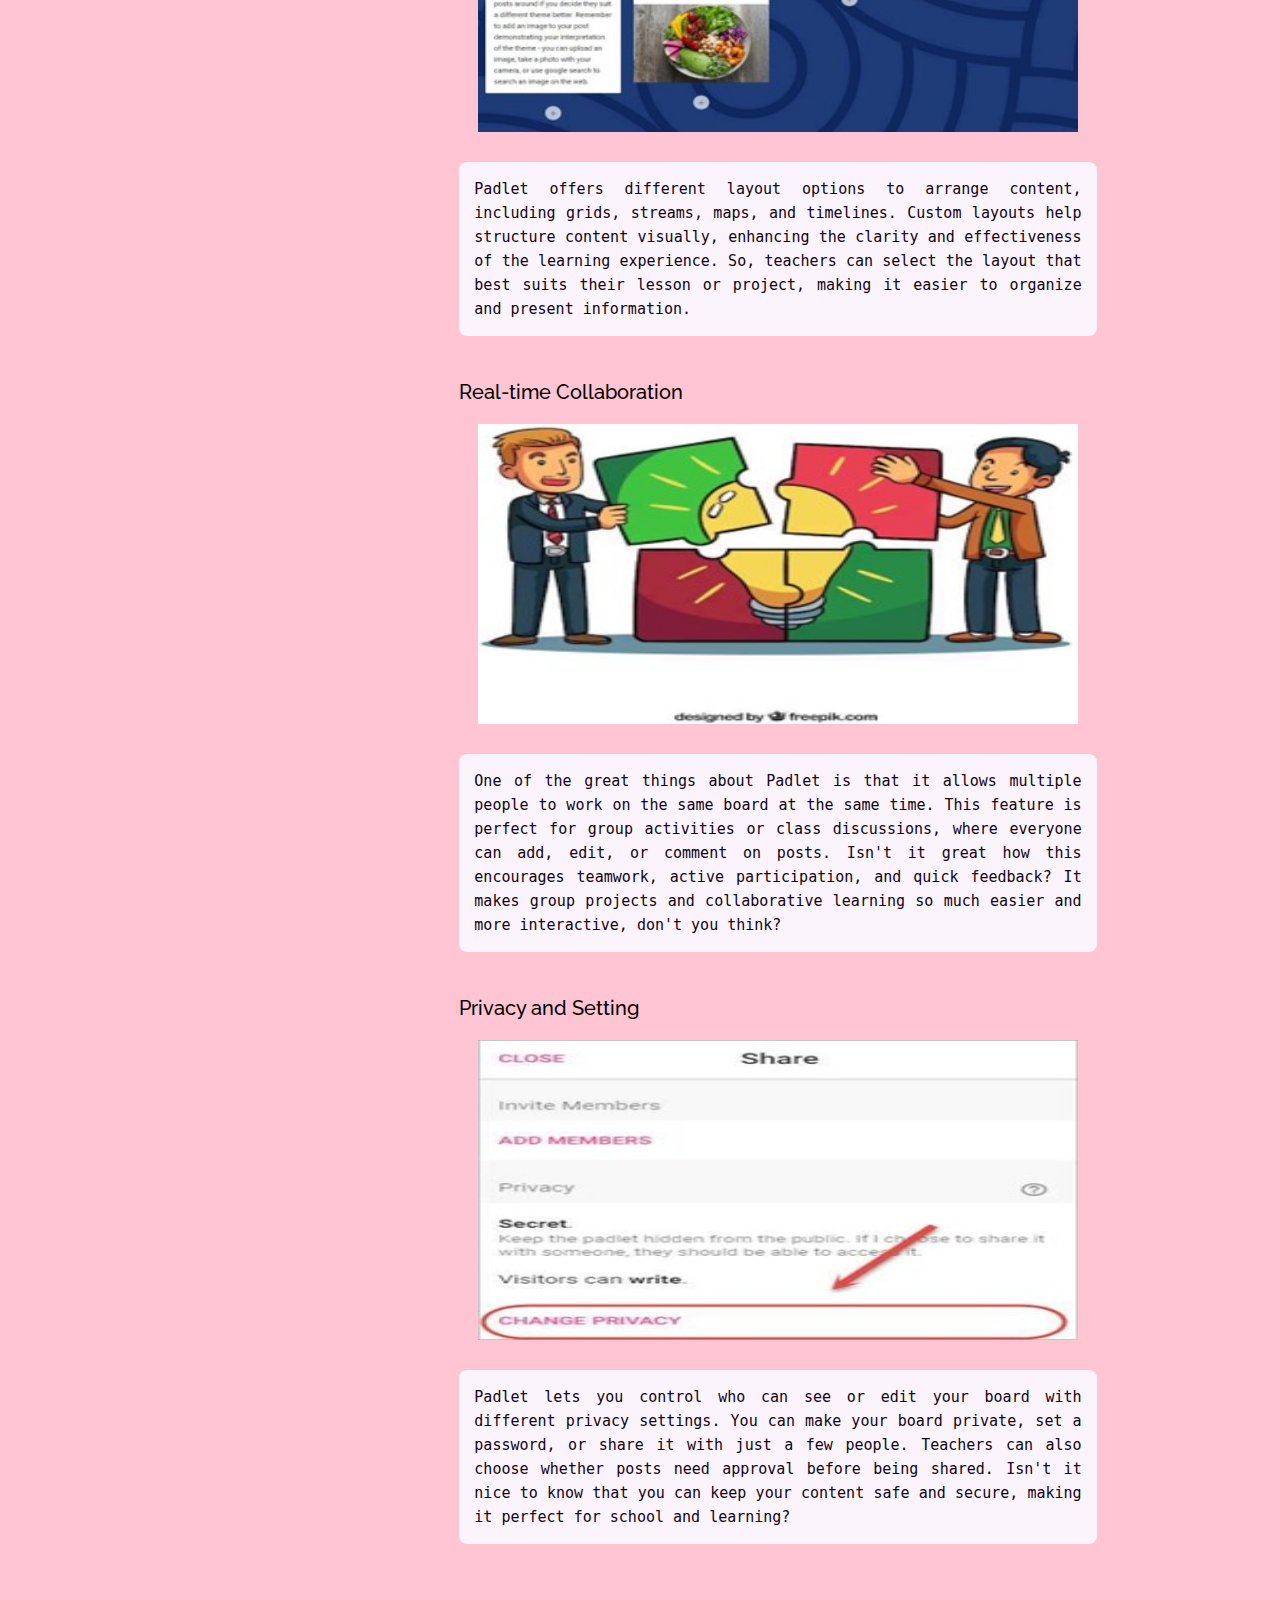
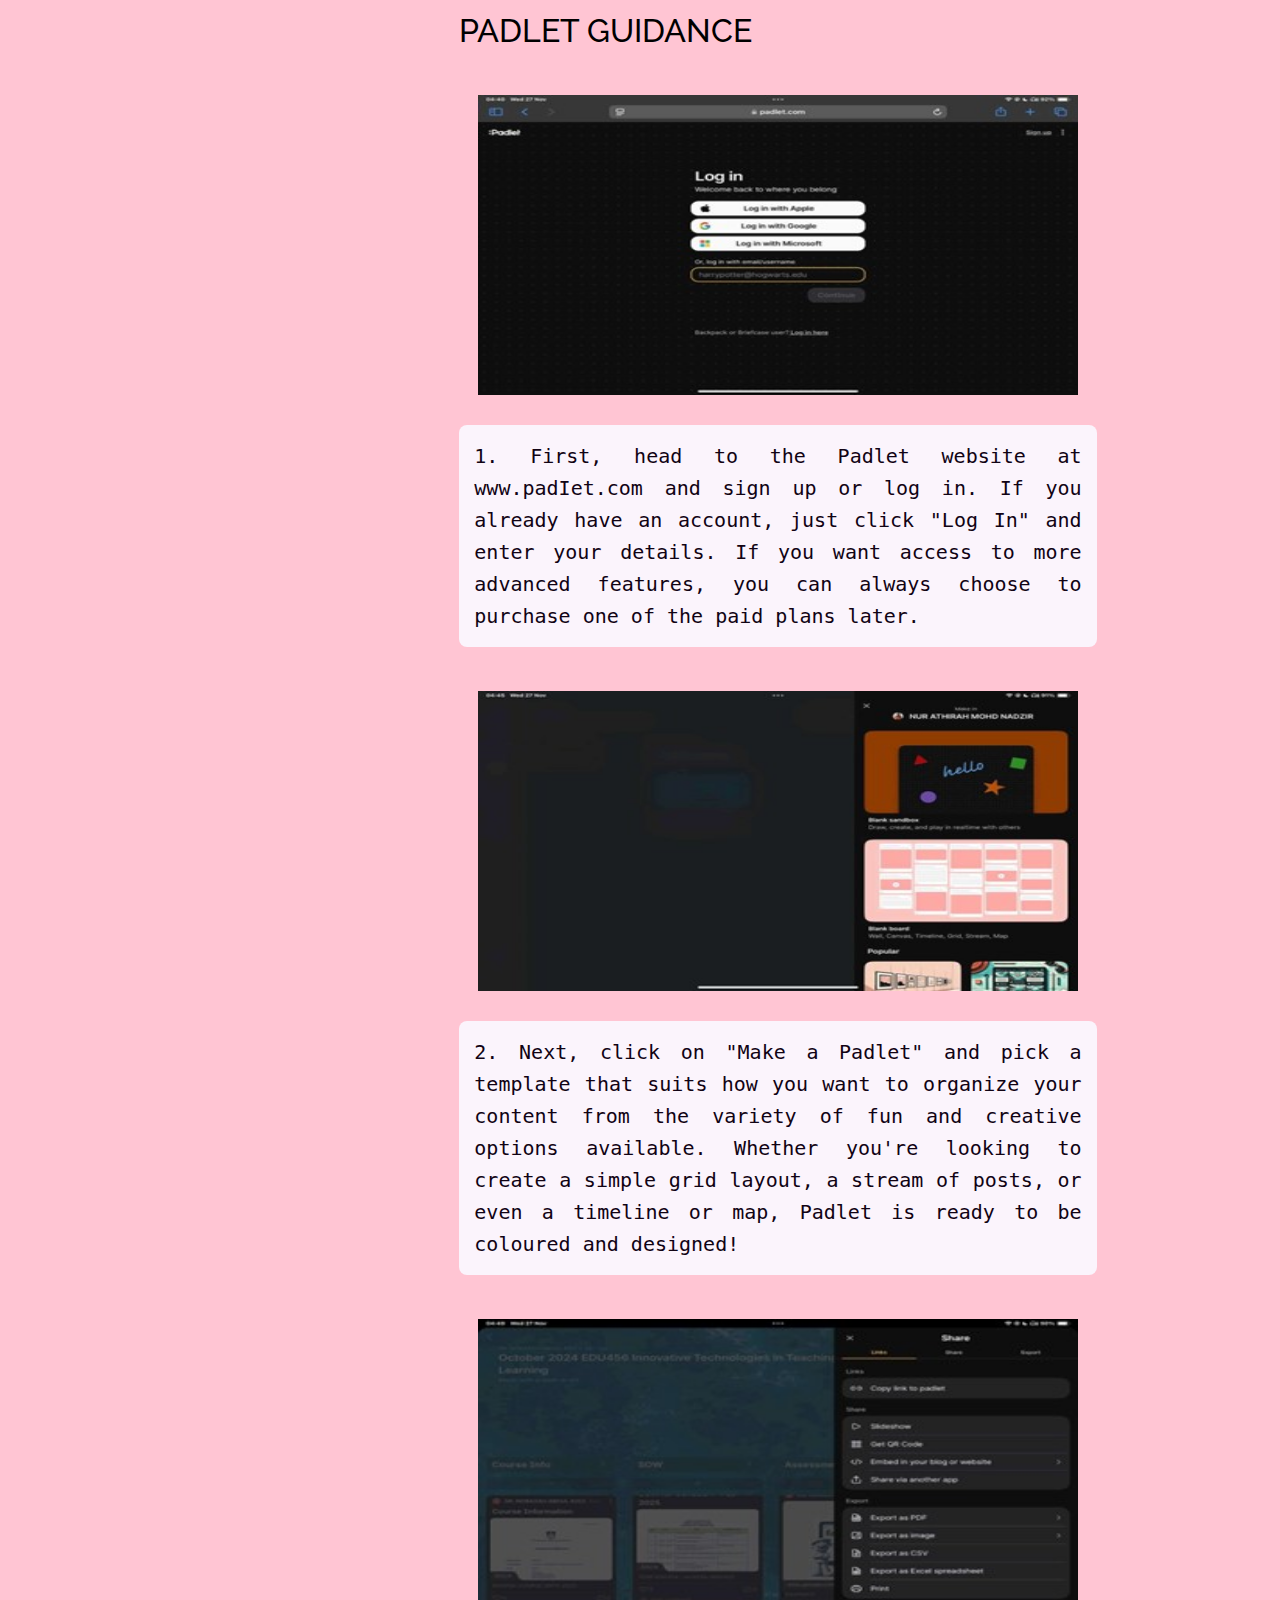
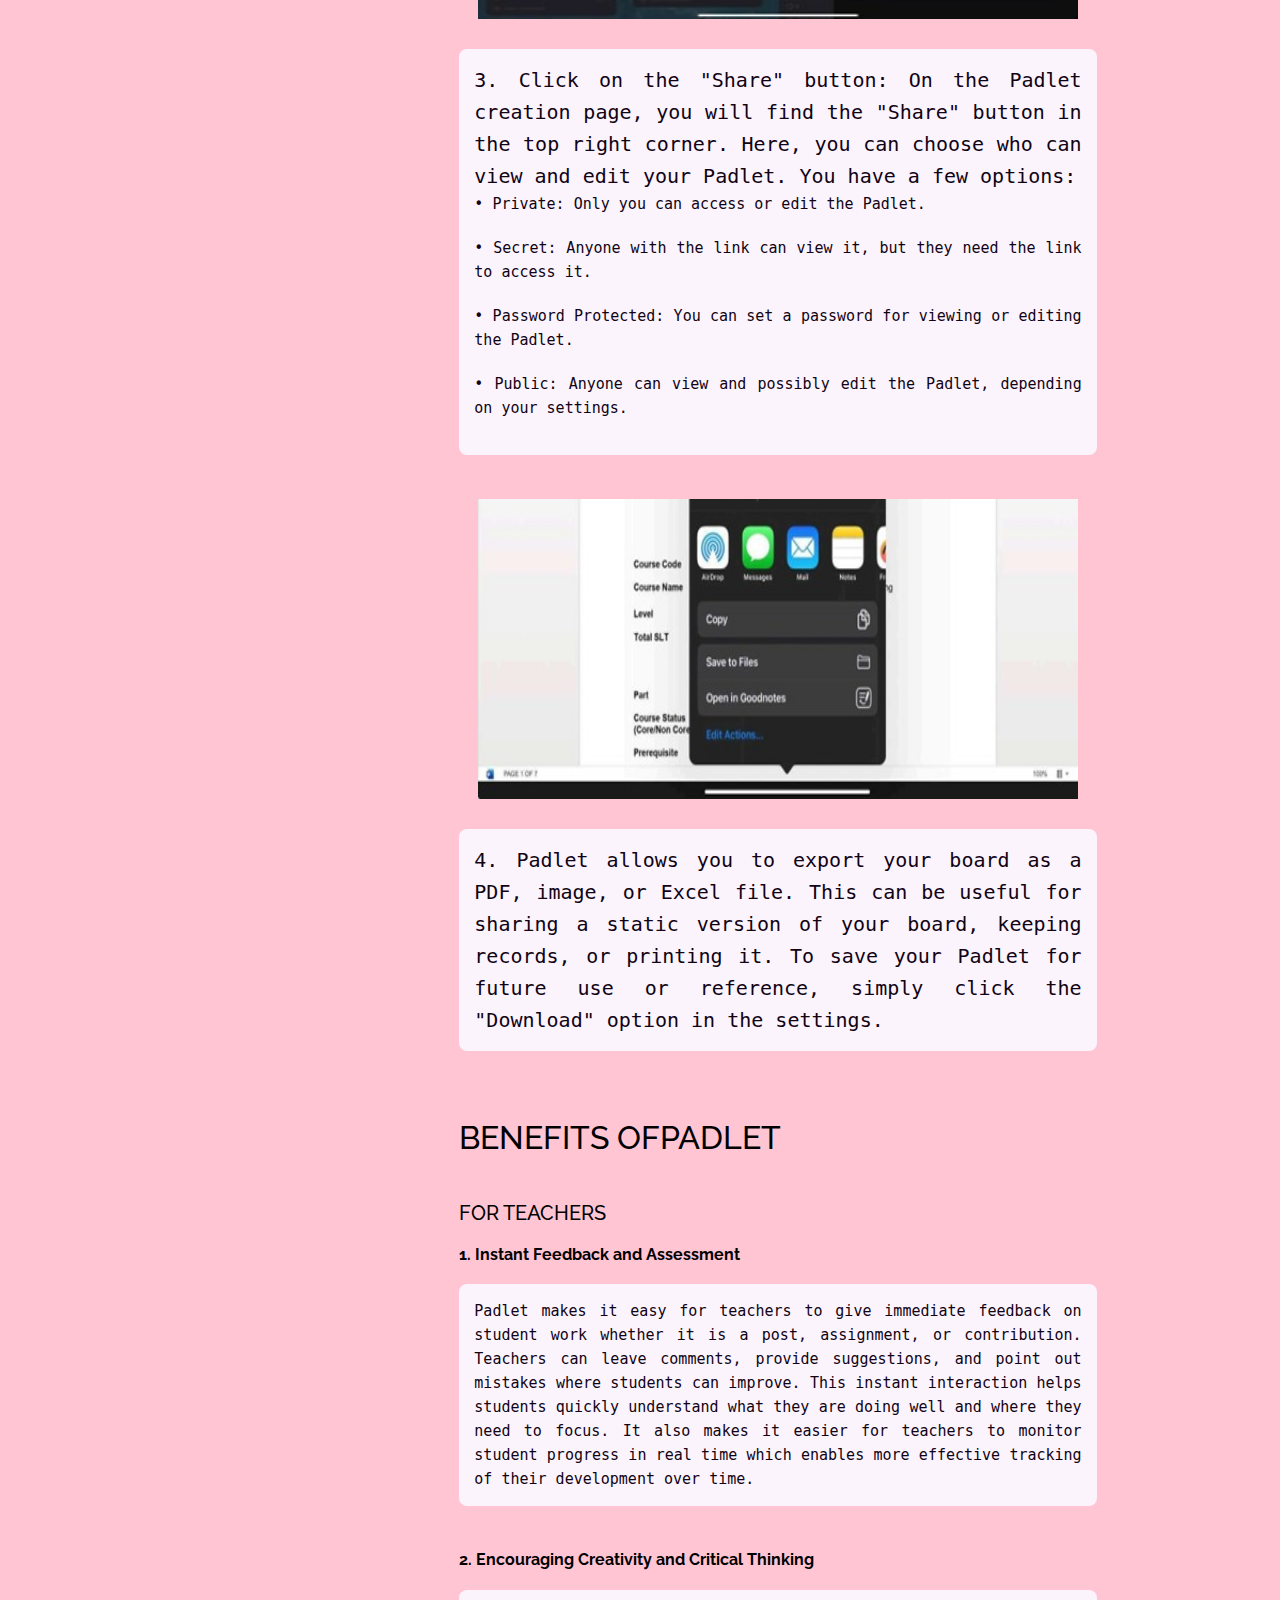
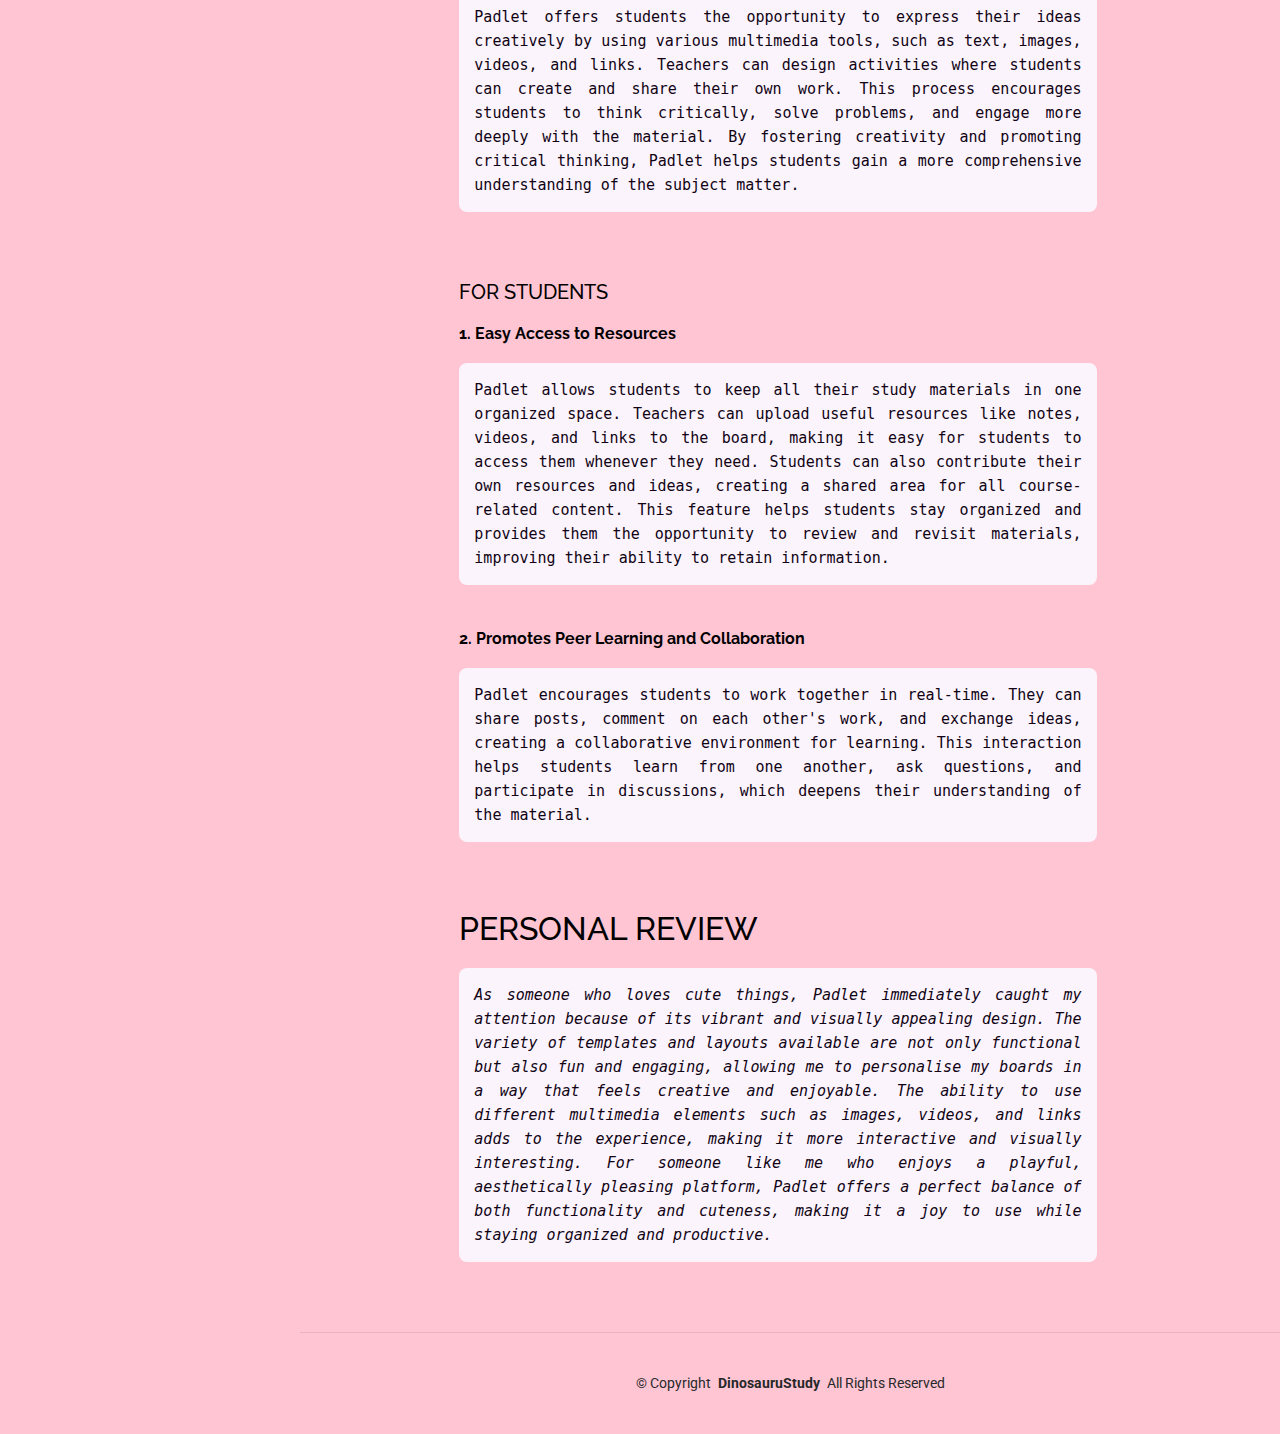
<file: padletpage.html>
<!DOCTYPE html>
<html lang="en">

<head>
  <meta charset="utf-8">
  <meta content="width=device-width, initial-scale=1.0" name="viewport">
  <title>EDUCATIONAL APPS</title>
  <meta content="" name="description">
  <meta content="" name="keywords">

  <!-- Favicons -->
  <link href="bacabuku.jpg" rel="icon">
  <link href="bacabuku.jpg" rel="apple-touch-icon">

  <!-- Fonts -->
  <link href="https://fonts.googleapis.com" rel="preconnect">
  <link href="https://fonts.gstatic.com" rel="preconnect" crossorigin>
  <link href="https://fonts.googleapis.com/css2?family=Roboto:ital,wght@0,100;0,300;0,400;0,500;0,700;0,900;1,100;1,300;1,400;1,500;1,700;1,900&family=Poppins:ital,wght@0,100;0,200;0,300;0,400;0,500;0,600;0,700;0,800;0,900;1,100;1,200;1,300;1,400;1,500;1,600;1,700;1,800;1,900&family=Raleway:ital,wght@0,100;0,200;0,300;0,400;0,500;0,600;0,700;0,800;0,900;1,100;1,200;1,300;1,400;1,500;1,600;1,700;1,800;1,900&display=swap" rel="stylesheet">

  <!-- Vendor CSS Files -->
  <link href="assets/vendor/bootstrap/css/bootstrap.min.css" rel="stylesheet">
  <link href="assets/vendor/bootstrap-icons/bootstrap-icons.css" rel="stylesheet">
  <link href="assets/vendor/aos/aos.css" rel="stylesheet">
  <link href="assets/vendor/glightbox/css/glightbox.min.css" rel="stylesheet">
  <link href="assets/vendor/swiper/swiper-bundle.min.css" rel="stylesheet">

  <!-- Main CSS File -->
  <link href="main.css" rel="stylesheet">

  <!-- =======================================================
  * Template Name: iPortfolio
  * Template URL: https://bootstrapmade.com/iportfolio-bootstrap-portfolio-websites-template/
  * Updated: Jun 29 2024 with Bootstrap v5.3.3
  * Author: BootstrapMade.com
  * License: https://bootstrapmade.com/license/
  ======================================================== -->
</head>

<body class="padlet page">

  <header id="header" class="header dark-background d-flex flex-column">
    <i class="header-toggle d-xl-none bi bi-list"></i>

    <div class="profile-img">
      <img src="logo.gif" alt="" class="img-fluid rounded-circle">
    </div>

    <a href="index.html" class="logo d-flex align-items-center justify-content-center">
      <!-- Uncomment the line below if you also wish to use an image logo -->
      <!-- <img src="assets/img/logo.png" alt=""> -->
      <h1 class="sitename">Dinosauru Study</h1>
    </a>

    <div class="social-links text-center">
      
    
      <a href="https://www.instagram.com/strobaeriwy?igsh=ejJiMXl4ZHYzMzh5" class="instagram"><i class="bi bi-instagram"></i></a>
      <a href="mailto:athirahnadzirr@icloud.com" class="google-plus"><i class="bi bi-envelope"></i></a>

    
    </div>

    <nav id="navmenu" class="navmenu">
      <ul>
        <li><a href="index.html" class="active"><i class="bi bi-house navicon"></i>Home</a></li>
      </ul>
    </nav>

  </header>

  <main class="main">

    <!-- Page Title -->
    <div class="page-title dark-background">
      <div class="container d-lg-flex justify-content-between align-items-center">
        <h1 class="mb-2 mb-lg-0">PADLET</h1>
        <nav class="breadcrumbs">
          <ol>
            <li><a href="index.html">Home</a></li>
            <li class="current">Padlet</li>
          </ol>
        </nav>
      </div>
    </div><!-- End Page Title -->

    <!-- Service Details Section -->
    <section id="google classroom page" class="service-details section">

      <div class="container">

        <div class="row gy-4">

          

           
          </div>

          <div class="col-lg-8" data-aos="fade-up" data-aos-delay="200">
            <img src="padlet.png" alt="" class="img-fluid services-img">
            <h3>WHAT IS A PADLET?</h3>
            <p class="ketam">
              Padlet is a flexible online tool that lets users create interactive boards to share text, images, videos, links, and more. It was introduced in 2013 by Padlet Inc., which was initially known as Wallwisher. While it was originally designed for educational purposes, Padlet has expanded to serve a wide range of users, including individuals and organizations, for activities like brainstorming, collaboration, and content sharing. With its easy-to-use interface and customizable features, Padlet has become a popular choice in schools, businesses, and creative projects worldwide.
            </p>
            
            <h2>FEATURES OF PADLET</h2>

<br>
<h5>Interactive Board</h5>
<img src="p1.jpg" alt="" class="gambar3">
<p class="ketam">Did you know that Padlet lets you create fun boards where you can share all sorts of cool stuff like text, images, videos, links, and even documents? What's even better is that both teachers and students can work together in real-time, adding and responding to posts! This feature promotes collaboration and enables the creation of engaging, multimedia-rich content that stimulates creative learning.</p>

<br>


<h5>Customizable Layouts</h5>
<img src="p2.jpg" alt="" class="gambar3">
<p class="ketam">Padlet offers different layout options to arrange content, including grids, streams, maps, and timelines. Custom layouts help structure content visually, enhancing the clarity and effectiveness of the learning experience. So, teachers can select the layout that best suits their lesson or project, making it easier to organize and present information.</p>






<br>



<h5>Real-time Collaboration</h5>
<img src="p3.jpg" alt="" class="gambar3">
<p class="ketam">One of the great things about Padlet is that it allows multiple people to work on the same board at the same time. This feature is perfect for group activities or class discussions, where everyone can add, edit, or comment on posts. Isn't it great how this encourages teamwork, active participation, and quick feedback? It makes group projects and collaborative learning so much easier and more interactive, don't you think?</p>
 
 

<br>

<h5>Privacy and Setting</h5>
<img src="p4.jpg" alt="" class="gambar3">
<p class="ketam">Padlet lets you control who can see or edit your board with different privacy settings. You can make your board private, set a password, or share it with just a few people. Teachers can also choose whether posts need approval before being shared. Isn't it nice to know that you can keep your content safe and secure, making it perfect for school and learning?</p>
 <br>
 <br>
<h2>PADLET GUIDANCE</h2>


<br>
<img src="p5.jpg" alt="" class="gambar3">
<h6 class="ketam">1.	First, head to the Padlet website at www.padIet.com and sign up or log in. If you already have an account, just click "Log In" and enter your details. If you want access to more advanced features, you can always choose to purchase one of the paid plans later.</h6>
<br>

<img src="p6.jpg" alt="" class="gambar3">
<h6 class="ketam">2.	Next, click on "Make a Padlet" and pick a template that suits how you want to organize your content from the variety of fun and creative options available. Whether you're looking to create a simple grid layout, a stream of posts, or even a timeline or map, Padlet is ready to be coloured and designed!</h6>
 
 <br>
<img src="p7.jpg" alt="" class="gambar3">
<h6 class="ketam">3.	Click on the "Share" button: On the Padlet creation page, you will find the "Share" button in the top right corner. Here, you can choose who can view and edit your Padlet. You have a few options:
<p>•	Private: Only you can access or edit the Padlet.</p>
<p>•	Secret: Anyone with the link can view it, but they need the link to access it.</p>
<p>•	Password Protected: You can set a password for viewing or editing the Padlet.</p>
<p>•	Public: Anyone can view and possibly edit the Padlet, depending on your settings.</p>
</h6>
<br>
<img src="p8.jpg" alt="" class="gambar3">
<h6 class="ketam">4.	Padlet allows you to export your board as a PDF, image, or Excel file. This can be useful for sharing a static version of your board, keeping records, or printing it. To save your Padlet for future use or reference, simply click the "Download" option in the settings.</h6>
 <br>
 <br>
<h2>BENEFITS OFPADLET</h2>
<br>
<h5>FOR TEACHERS</h5>
<h6><b>1.	Instant Feedback and Assessment</b></h6>
<p class="ketam">Padlet makes it easy for teachers to give immediate feedback on student work whether it is a post, assignment, or contribution. Teachers can leave comments, provide suggestions, and point out mistakes where students can improve. This instant interaction helps students quickly understand what they are doing well and where they need to focus. It also makes it easier for teachers to monitor student progress in real time which enables more
effective tracking of their development over time.</p>
<br>
<h6><b>2.	Encouraging Creativity and Critical Thinking</b></h6>
<p class="ketam">Padlet offers students the opportunity to express their ideas creatively by using various multimedia tools, such as text, images, videos, and links.
Teachers can design activities where students can create and share their own work. This process encourages students to think critically, solve problems, and engage more deeply with the material. By fostering creativity and promoting critical thinking, Padlet helps students gain a more comprehensive understanding of the subject matter.</p>
<br>
<br>
<h5>FOR STUDENTS</h5>


<h6><b>1.	Easy Access to Resources</b></h6>
<p class="ketam">Padlet allows students to keep all their study materials in one organized space. Teachers can upload useful resources like notes, videos, and links to the board, making it easy for students to access them whenever they need. Students can also contribute their own resources and ideas, creating a shared area for all course-related content. This feature helps students stay organized and provides them the opportunity to review and revisit materials, improving their ability to retain information.</p>
<br>
<h6><b>2. Promotes Peer Learning and Collaboration</b></h6>
<p class="ketam">Padlet encourages students to work together in real-time. They can share posts, comment on each other's work, and exchange ideas, creating a collaborative environment for learning. This interaction helps students learn from one another, ask questions, and participate in discussions, which deepens their understanding of the material.</p>
 <br>
 <br>
<h2>PERSONAL REVIEW</h2>
<p class="ketam"><i>As someone who loves cute things, Padlet immediately caught my attention because of its vibrant and visually appealing design. The variety of templates and layouts available are not only functional but also fun and engaging, allowing me to personalise my boards in a way that feels creative and enjoyable. The ability to use different multimedia elements such as images, videos, and links adds to the experience, making it more interactive and visually interesting. For someone like me who enjoys a playful, aesthetically pleasing platform, Padlet offers a perfect balance of both functionality and cuteness, making it a joy to use while staying organized and productive.</i></p>

          </div>

        </div>

      </div>

    </section><!-- /Service Details Section -->

  </main>

  <footer id="footer" class="footer position-relative light-background">

        <div class="container">
      <div class="copyright text-center ">
        <p>© <span>Copyright</span> <strong class="px-1 sitename">DinosauruStudy</strong> <span>All Rights Reserved</span></p>
      </div>
      <div class="credits">
        <!-- All the links in the footer should remain intact. -->
        <!-- You can delete the links only if you've purchased the pro version. -->
        <!-- Licensing information: https://bootstrapmade.com/license/ -->
        <!-- Purchase the pro version with working PHP/AJAX contact form: [buy-url] -->
    
      </div>
    </div>

  </footer>

  <!-- Scroll Top -->
  <a href="#" id="scroll-top" class="scroll-top d-flex align-items-center justify-content-center"><i class="bi bi-arrow-up-short"></i></a>

  <!-- Preloader -->
  <div id="preloader"></div>

  <!-- Vendor JS Files -->
  <script src="assets/vendor/bootstrap/js/bootstrap.bundle.min.js"></script>
  <script src="assets/vendor/php-email-form/validate.js"></script>
  <script src="assets/vendor/aos/aos.js"></script>
  <script src="assets/vendor/typed.js/typed.umd.js"></script>
  <script src="assets/vendor/purecounter/purecounter_vanilla.js"></script>
  <script src="assets/vendor/waypoints/noframework.waypoints.js"></script>
  <script src="assets/vendor/glightbox/js/glightbox.min.js"></script>
  <script src="assets/vendor/imagesloaded/imagesloaded.pkgd.min.js"></script>
  <script src="assets/vendor/isotope-layout/isotope.pkgd.min.js"></script>
  <script src="assets/vendor/swiper/swiper-bundle.min.js"></script>

  <!-- Main JS File -->
  <script src="assets/js/main.js"></script>

</body>

</html>
</file>
<file: main.css>
/**
* Template Name: iPortfolio
* Template URL: https://bootstrapmade.com/iportfolio-bootstrap-portfolio-websites-template/
* Updated: Jun 29 2024 with Bootstrap v5.3.3
* Author: BootstrapMade.com
* License: https://bootstrapmade.com/license/
*/

/*--------------------------------------------------------------
# Font & Color Variables
# Help: https://bootstrapmade.com/color-system/
--------------------------------------------------------------*/
/* Fonts */
:root {
  --default-font: "Roboto",  system-ui, -apple-system, "Segoe UI", Roboto, "Helvetica Neue", Arial, "Noto Sans", "Liberation Sans", sans-serif, "Apple Color Emoji", "Segoe UI Emoji", "Segoe UI Symbol", "Noto Color Emoji";
  --heading-font: "Raleway",  sans-serif;
  --nav-font: "Poppins",  sans-serif;
}

/* Global Colors - The following color variables are used throughout the website. Updating them here will change the color scheme of the entire website */
:root { 
  --background-color: #FFC5D3; /* Background color for the entire website, including individual sections */
  --default-color: #272829; /* Default color used for the majority of the text content across the entire website */
  --heading-color: #000000; /* Color for headings, subheadings and title throughout the website */
  --accent-color: #149ddd; /* Accent color that represents your brand on the website. It's used for buttons, links, and other elements that need to stand out */
  --surface-color: #ffffff; /* The surface color is used as a background of boxed elements within sections, such as cards, icon boxes, or other elements that require a visual separation from the global background. */
  --contrast-color: #ffffff; /* Contrast color for text, ensuring readability against backgrounds of accent, heading, or default colors. */
}

/* Nav Menu Colors - The following color variables are used specifically for the navigation menu. They are separate from the global colors to allow for more customization options */
:root {
  --nav-color: #a8a9b4;  /* The default color of the main navmenu links */
  --nav-hover-color: #ffffff; /* Applied to main navmenu links when they are hovered over or active */
  --nav-mobile-background-color: #040b14; /* Used as the background color for mobile navigation menu */
  --nav-dropdown-background-color: #040b14; /* Used as the background color for dropdown items that appear when hovering over primary navigation items */
  --nav-dropdown-color: #a8a9b4; /* Used for navigation links of the dropdown items in the navigation menu. */
  --nav-dropdown-hover-color: #ffffff; /* Similar to --nav-hover-color, this color is applied to dropdown navigation links when they are hovered over. */
}

/* Color Presets - These classes override global colors when applied to any section or element, providing reuse of the sam color scheme. */

.light-background {
  --background-color: #fFC5D3;
  --surface-color: #ffffff;
}

.dark-background {
  --background-color: hsl(295, 63%, 58%);
  --default-color: #ffffff;
  --heading-color: #ffffff;
  --surface-color: #151f2b;
  --contrast-color: #ffffff;
}

/* Smooth scroll */
:root {
  scroll-behavior: smooth;
}

/*--------------------------------------------------------------
# General Styling & Shared Classes
--------------------------------------------------------------*/
body {
  color: var(--default-color);
  background-color: var(--background-color);
  font-family: var(--default-font);
}

a {
  color: var(--accent-color);
  text-decoration: none;
  transition: 0.3s;
}

a:hover {
  color: color-mix(in srgb, var(--accent-color), transparent 25%);
  text-decoration: none;
}

h1,
h2,
h3,
h4,
h5,
h6 {
  color: var(--heading-color);
  font-family: var(--heading-font);
}

/* PHP Email Form Messages
------------------------------*/
.php-email-form .error-message {
  display: none;
  background: #df1529;
  color: #ffffff;
  text-align: left;
  padding: 15px;
  margin-bottom: 24px;
  font-weight: 600;
}

.php-email-form .sent-message {
  display: none;
  color: #ffffff;
  background: #059652;
  text-align: center;
  padding: 15px;
  margin-bottom: 24px;
  font-weight: 600;
}

.php-email-form .loading {
  display: none;
  background: var(--surface-color);
  text-align: center;
  padding: 15px;
  margin-bottom: 24px;
}

.php-email-form .loading:before {
  content: "";
  display: inline-block;
  border-radius: 50%;
  width: 24px;
  height: 24px;
  margin: 0 10px -6px 0;
  border: 3px solid var(--accent-color);
  border-top-color: var(--surface-color);
  animation: php-email-form-loading 1s linear infinite;
}

@keyframes php-email-form-loading {
  0% {
    transform: rotate(0deg);
  }

  100% {
    transform: rotate(360deg);
  }
}

/*--------------------------------------------------------------
# Global Header
--------------------------------------------------------------*/
.header {
  color: var(--default-color);
  background-color: var(--background-color);
  position: fixed;
  top: 0;
  left: 0;
  bottom: 0;
  padding: 0 15px;
  width: 300px;
  transition: all ease-in-out 0.3s;
  overflow-y: auto;
  z-index: 997;
  border-right: 1px solid color-mix(in srgb, var(--default-color), transparent 90%);
}

.header .profile-img img {
  margin: 15px auto;
  display: block;
  width: 120px;
  border: 8px solid color-mix(in srgb, var(--default-color), transparent 85%);
}

.header .logo {
  line-height: 1;
  margin-bottom: 15px;
}

.header .logo img {
  max-height: 32px;
  margin-right: 8px;
}

.header .logo h1 {
  font-size: 24px;
  margin: 0;
  font-weight: 700;
  color: var(--heading-color);
}

.header .social-links {
  margin: 0 0 20px 0;
}

.header .social-links a {
  font-size: 16px;
  display: inline-flex;
  align-items: center;
  justify-content: center;
  background: color-mix(in srgb, var(--default-color), transparent 90%);
  color: var(--default-color);
  margin: 0 2px;
  border-radius: 50%;
  text-align: center;
  width: 40px;
  height: 40px;
  transition: 0.3s;
}

.header .social-links a:hover {
  color: var(--contrast-color);
  background: var(--accent-color);
}

@media (min-width: 1200px) {

  .header~main,
  .header~#footer {
    margin-left: 300px;
  }
}

@media (max-width: 1199px) {
  .header {
    left: -100%;
  }
}

.header.header-show {
  left: 0;
}

.header .header-toggle {
  color: var(--contrast-color);
  background-color: var(--accent-color);
  font-size: 22px;
  display: flex;
  align-items: center;
  justify-content: center;
  width: 40px;
  height: 40px;
  border-radius: 50%;
  cursor: pointer;
  position: fixed;
  top: 15px;
  right: 15px;
  z-index: 9999;
  transition: background-color 0.3s;
}

.header .header-toggle:hover {
  color: var(--contrast-color);
  background-color: color-mix(in srgb, var(--accent-color) 90%, white 15%);
}

/*--------------------------------------------------------------
# Navigation Menu
--------------------------------------------------------------*/
.mobile-nav-toggle {
  display: none;
}

.navmenu {
  padding: 0;
  z-index: 9997;
}

.navmenu ul {
  list-style: none;
  padding: 0 0 20px 0;
  margin: 0;
}

.navmenu a,
.navmenu a:focus {
  color: var(--nav-color);
  padding: 15px 10px;
  font-family: var(--nav-font);
  font-size: 16px;
  font-weight: 400;
  display: flex;
  align-items: center;
  white-space: nowrap;
  transition: 0.3s;
  width: 100%;
}

.navmenu a .navicon,
.navmenu a:focus .navicon {
  font-size: 20px;
  margin-right: 10px;
}

.navmenu a .toggle-dropdown,
.navmenu a:focus .toggle-dropdown {
  font-size: 12px;
  line-height: 0;
  margin-left: auto;
  width: 30px;
  height: 30px;
  display: flex;
  align-items: center;
  justify-content: center;
  border-radius: 50%;
  transition: 0.3s;
  flex-shrink: 0;
  background-color: color-mix(in srgb, var(--accent-color), transparent 90%);
}

.navmenu a .toggle-dropdown:hover,
.navmenu a:focus .toggle-dropdown:hover {
  background-color: var(--accent-color);
  color: var(--contrast-color);
}

.navmenu a:hover,
.navmenu .active,
.navmenu .active:focus {
  color: var(--nav-hover-color);
}

.navmenu a:hover .navicon,
.navmenu .active .navicon,
.navmenu .active:focus .navicon {
  color: var(--accent-color);
}

.navmenu .active .toggle-dropdown,
.navmenu .active:focus .toggle-dropdown {
  background-color: var(--accent-color);
  color: var(--contrast-color);
  transform: rotate(180deg);
}

.navmenu .dropdown {
  display: block;
}

.navmenu .dropdown a,
.navmenu .dropdown a:focus {
  color: --nav-dropdown-color;
}

.navmenu .dropdown a:hover,
.navmenu .dropdown .active,
.navmenu .dropdown .active:focus {
  color: var(--nav-dropdown-hover-color);
}

.navmenu .dropdown ul {
  position: static;
  display: none;
  z-index: 99;
  padding: 5px 10px;
  margin: 5px 10px;
  background-color: var(--nav-dropdown-background-color);
  border: 1px solid color-mix(in srgb, var(--default-color), transparent 90%);
  box-shadow: none;
  transition: all 0.5s ease-in-out;
}

.navmenu .dropdown ul ul {
  background-color: rgba(33, 37, 41, 0.1);
}

.navmenu .dropdown>.dropdown-active {
  display: block;
  background-color: rgba(33, 37, 41, 0.03);
}

/*--------------------------------------------------------------
# Global Footer
--------------------------------------------------------------*/
.footer {
  color: var(--default-color);
  background-color: var(--background-color);
  font-size: 14px;
  padding: 40px 0;
  position: relative;
  border-top: 1px solid color-mix(in srgb, var(--default-color), transparent 90%);
}

.footer .copyright p {
  margin-bottom: 0;
}

.footer .credits {
  margin-top: 4px;
  font-size: 13px;
  text-align: center;
}

/*--------------------------------------------------------------
# Preloader
--------------------------------------------------------------*/
#preloader {
  position: fixed;
  inset: 0;
  z-index: 999999;
  overflow: hidden;
  background: var(--background-color);
  transition: all 0.6s ease-out;
}

#preloader:before {
  content: "";
  position: fixed;
  top: calc(50% - 30px);
  left: calc(50% - 30px);
  border: 6px solid #ffffff;
  border-color: var(--accent-color) transparent var(--accent-color) transparent;
  border-radius: 50%;
  width: 60px;
  height: 60px;
  animation: animate-preloader 1.5s linear infinite;
}

@keyframes animate-preloader {
  0% {
    transform: rotate(0deg);
  }

  100% {
    transform: rotate(360deg);
  }
}

/*--------------------------------------------------------------
# Scroll Top Button
--------------------------------------------------------------*/
.scroll-top {
  position: fixed;
  visibility: hidden;
  opacity: 0;
  right: 15px;
  bottom: -15px;
  z-index: 99999;
  background-color: var(--accent-color);
  width: 44px;
  height: 44px;
  border-radius: 50px;
  transition: all 0.4s;
}

.scroll-top i {
  font-size: 24px;
  color: var(--contrast-color);
  line-height: 0;
}

.scroll-top:hover {
  background-color: color-mix(in srgb, var(--accent-color), transparent 20%);
  color: var(--contrast-color);
}

.scroll-top.active {
  visibility: visible;
  opacity: 1;
  bottom: 15px;
}

/*--------------------------------------------------------------
# Disable aos animation delay on mobile devices
--------------------------------------------------------------*/
@media screen and (max-width: 768px) {
  [data-aos-delay] {
    transition-delay: 0 !important;
  }
}

/*--------------------------------------------------------------
# Global Page Titles & Breadcrumbs
--------------------------------------------------------------*/
.page-title {
  color: var(--default-color);
  background-color: var(--background-color);
  padding: 25px 0;
  position: relative;
}

.page-title h1 {
  font-size: 24px;
  font-weight: 700;
}

.page-title .breadcrumbs ol {
  display: flex;
  flex-wrap: wrap;
  list-style: none;
  padding: 0;
  margin: 0;
  font-size: 14px;
  font-weight: 400;
}

.page-title .breadcrumbs ol li+li {
  padding-left: 10px;
}

.page-title .breadcrumbs ol li+li::before {
  content: "/";
  display: inline-block;
  padding-right: 10px;
  color: color-mix(in srgb, var(--default-color), transparent 70%);
}

/*--------------------------------------------------------------
# Global Sections
--------------------------------------------------------------*/
section,
.section {
  color: var(--default-color);
  background-color: var(--background-color);
  padding: 60px 0;
  overflow: clip;
}

/*--------------------------------------------------------------
# Global Section Titles
--------------------------------------------------------------*/
.section-title {
  padding-bottom: 60px;
  position: relative;
}

.section-title h2 {
  font-size: 32px;
  font-weight: 700;
  margin-bottom: 20px;
  padding-bottom: 20px;
  position: relative;
  align-items: center;
}
.section-title h2 {
  font-size: 32px;
  font-weight: 700;
  margin-bottom: 20px;
  padding-bottom: 20px;
  position: relative;
  text-align: center; /* Menyelaraskan teks ke tengah */
}


.section-title h2:after {
  content: "";
  position: absolute; /* Menentukan posisi relatif kepada <h2> */
  display: block;
  width: 50px;
  height: 3px;
  background: var(--accent-color);
  left: 50%; /* Letak titik tengah elemen */
  bottom: -10px; /* Jarak dari bawah teks <h2> */
  transform: translateX(-50%); /* Alihkan separuh lebarnya ke kiri */
}

.section-title p {
  margin-bottom: 0;
}

/*--------------------------------------------------------------
# Hero Section
--------------------------------------------------------------*/
.hero {
  position: relative;
  height: 100vh; /* Full viewport height */
  display: flex;
  flex-direction: column;
  align-items: center;
  justify-content: start; /* Pushes items to the top */
  
}

.hero img {
  position: absolute;
  inset: 0;
  display: block;
  width: 100%;
  height: 100%;
  object-fit: cover;
  z-index: 1;
}

.hero:before {
  content: "";
  background: color-mix(in srgb, var(--background-color), transparent 90%);
  position: absolute;
  inset: 0;
  z-index: 2;
}

.hero .container {
  position: relative;
  z-index: 3;
}

  .hero h2 {
    margin: 0;
    font-size: 48px;
    font-weight: 700;
    text-align: center;
    margin-top: 8px; 
    color: #000000;
}
  


.hero p {
  margin: 5px 0 0 0;
  font-size: 40px;
  text-align: center;
}

.hero p span {
  letter-spacing: 4px;
  border-bottom: 6px solid var(--accent-color);
}

.hero .social-links {
  margin-top: 25px;
}

.hero .social-links a {
  font-size: 24px;
  display: inline-block;
  color: color-mix(in srgb, var(--default-color), transparent 50%);
  line-height: 1;
  margin-right: 20px;
  transition: 0.3s;
}

.hero .social-links a:hover {
  color: var(--accent-color);
}

@media (max-width: 768px) {
  .hero h2 {
    font-size: 32px;
  }

  .hero p {
    font-size: 30px;
  }
}

/*--------------------------------------------------------------
# About Section
--------------------------------------------------------------*/
.about .content h2 {
  font-weight: 200;
  font-size: 32px;
  text-align: justify;
}

.about .content ul {
  list-style: none;
  padding: 0;
}

.about .content ul li {
  margin-bottom: 20px;
  display: flex;
  align-items: center;
}

.about .content ul strong {
  margin-right: 10px;
}

.about .content ul i {
  font-size: 16px;
  margin-right: 5px;
  color: var(--accent-color);
  line-height: 0;
}

/*--------------------------------------------------------------
# Stats Section
--------------------------------------------------------------*/
.stats .stats-item {
  padding: 30px;
  width: 100%;
}

.stats .stats-item i {
  color: var(--accent-color);
  display: block;
  font-size: 44px;
  float: left;
  line-height: 0;
}

.stats .stats-item .purecounter {
  color: var(--heading-color);
  font-size: 48px;
  line-height: 40px;
  display: block;
  font-weight: 700;
  margin-left: 60px;
}

.stats .stats-item p {
  color: color-mix(in srgb, var(--default-color), transparent 40%);
  padding: 15px 0 0 0;
  margin: 0 0 0 60px;
  font-family: var(--heading-font);
  font-size: 14px;
}

/*--------------------------------------------------------------
# Skills Section
--------------------------------------------------------------*/
.skills .progress {
  height: 60px;
  display: block;
  background: none;
  border-radius: 0;
}

.skills .progress .skill {
  color: var(--heading-color);
  padding: 0;
  margin: 0 0 6px 0;
  text-transform: uppercase;
  display: block;
  font-weight: 600;
  font-family: var(--heading-font);
}

.skills .progress .skill .val {
  float: right;
  font-style: normal;
}

.skills .progress-bar-wrap {
  background: color-mix(in srgb, var(--default-color), transparent 90%);
  height: 10px;
}

.skills .progress-bar {
  width: 1px;
  height: 10px;
  transition: 0.9s;
  background-color: var(--accent-color);
}

/*--------------------------------------------------------------
# Resume Section
--------------------------------------------------------------*/
.resume .resume-title {
  color: var(--heading-color);
  font-size: 26px;
  font-weight: 700;
  margin-top: 20px;
  margin-bottom: 20px;
}

.resume .resume-item {
  padding: 0 0 20px 20px;
  margin-top: -2px;
  border-left: 2px solid var(--accent-color);
  position: relative;
}

.resume .resume-item h4 {
  line-height: 18px;
  font-size: 18px;
  font-weight: 600;
  text-transform: uppercase;
  color: color-mix(in srgb, var(--default-color), transparent 10%);
  margin-bottom: 10px;
}

.resume .resume-item h5 {
  font-size: 16px;
  padding: 5px 15px;
  display: inline-block;
  font-weight: 600;
  margin-bottom: 10px;
}

.resume .resume-item ul {
  padding-left: 250px;
}

.resume .resume-item ul li {
  padding-bottom: 30px;
}

.resume .resume-item:last-child {
  padding-bottom: 0;
}

.resume .resume-item::before {
  content: "";
  position: absolute;
  width: 16px;
  height: 16px;
  border-radius: 50px;
  left: -9px;
  top: 0;
  background: var(--background-color);
  border: 2px solid var(--accent-color);
}

/*--------------------------------------------------------------
# Portfolio Section
--------------------------------------------------------------*/
.portfolio .portfolio-filters {
  padding: 0;
  margin: 0 auto 20px auto;
  list-style: none;
  text-align: center;
}

.portfolio .portfolio-filters li {
  cursor: pointer;
  display: inline-block;
  padding: 0;
  font-size: 14px;
  font-weight: 400;
  margin: 0 10px;
  line-height: 1;
  text-transform: uppercase;
  margin-bottom: 10px;
  transition: all 0.3s ease-in-out;
}

.portfolio .portfolio-filters li:hover,
.portfolio .portfolio-filters li.filter-active {
  color: var(--accent-color);
}

.portfolio .portfolio-filters li:first-child {
  margin-left: 0;
}

.portfolio .portfolio-filters li:last-child {
  margin-right: 0;
}

@media (max-width: 575px) {
  .portfolio .portfolio-filters li {
    font-size: 14px;
    margin: 0 5px;
  }
}

.portfolio .portfolio-content {
  position: relative;
  overflow: hidden;
}

.portfolio .portfolio-content img {
  transition: 0.3s;
}

.portfolio .portfolio-content .portfolio-info {
  opacity: 0;
  position: absolute;
  inset: 0;
  z-index: 3;
  transition: all ease-in-out 0.3s;
  background: rgba(0, 0, 0, 0.6);
  padding: 15px;
}

.portfolio .portfolio-content .portfolio-info h4 {
  font-size: 14px;
  padding: 5px 10px;
  font-weight: 400;
  color: #ffffff;
  display: inline-block;
  background-color: var(--accent-color);
}

.portfolio .portfolio-content .portfolio-info p {
  position: absolute;
  bottom: 10px;
  text-align: center;
  display: inline-block;
  left: 0;
  right: 0;
  font-size: 16px;
  font-weight: 600;
  color: rgba(255, 255, 255, 0.8);
}

.portfolio .portfolio-content .portfolio-info .preview-link,
.portfolio .portfolio-content .portfolio-info .details-link {
  position: absolute;
  left: calc(50% - 40px);
  font-size: 26px;
  top: calc(50% - 14px);
  color: #fff;
  transition: 0.3s;
  line-height: 1.2;
}

.portfolio .portfolio-content .portfolio-info .preview-link:hover,
.portfolio .portfolio-content .portfolio-info .details-link:hover {
  color: var(--accent-color);
}

.portfolio .portfolio-content .portfolio-info .details-link {
  left: 50%;
  font-size: 34px;
  line-height: 0;
}

.portfolio .portfolio-content:hover .portfolio-info {
  opacity: 1;
}

.portfolio .portfolio-content:hover img {
  transform: scale(1.1);
}
.small-image {
  width: 100px; /* Adjust width as needed */
  height: auto; /* Maintains aspect ratio */
  border-radius: 8px; /* Optional: Rounds the corners */
}
.justify-text {
  text-align: justify;
  line-height: 1.6; /* Optional: Improves readability */
  margin: 10px 0;  /* Optional: Adds spacing around the paragraph */
}
.image-left img {
  float: center;          /* Moves the image to the left */
  margin-right: 80px;   /* Adds space between the image and the text */
  width: 100px;         /* Adjust size as needed */
  height: auto;         /* Maintains aspect ratio */
}




/*--------------------------------------------------------------
# Services Section
--------------------------------------------------------------*/
.services .service-item {
  position: relative;
}

.services .service-item .icon {
  background: var(--accent-color);
  display: flex;
  align-items: center;
  justify-content: center;
  width: 54px;
  height: 54px;
  border-radius: 50%;
  transition: 0.5s;
  border: 1px solid var(--accent-color);
  margin-right: 20px;
}

.services .service-item .icon i {
  color: var(--contrast-color);
  font-size: 24px;
  line-height: 0;
}

.services .service-item:hover .icon {
  background: var(--surface-color);
}

.services .service-item:hover .icon i {
  color: var(--accent-color);
}

.services .service-item .title {
  font-weight: 700;
  margin-bottom: 15px;
  font-size: 18px;
}

.services .service-item .title a {
  color: var(--heading-color);
}

.services .service-item .title a:hover {
  color: var(--accent-color);
}

.services .service-item .description {
  line-height: 24px;
  font-size: 14px;
}

/*--------------------------------------------------------------
# Testimonials Section
--------------------------------------------------------------*/
.testimonials .testimonials-carousel,
.testimonials .testimonials-slider {
  overflow: hidden;
}

.testimonials .testimonial-item {
  box-sizing: content-box;
  text-align: center;
  min-height: 320px;
}

.testimonials .testimonial-item .testimonial-img {
  width: 90px;
  border-radius: 50%;
  margin: 0 auto;
}

.testimonials .testimonial-item h3 {
  font-size: 18px;
  font-weight: bold;
  margin: 10px 0 5px 0;
}

.testimonials .testimonial-item h4 {
  font-size: 14px;
  color: color-mix(in srgb, var(--default-color), transparent 20%);
  margin: 0;
}

.testimonials .testimonial-item .quote-icon-left,
.testimonials .testimonial-item .quote-icon-right {
  color: color-mix(in srgb, var(--accent-color), transparent 40%);
  font-size: 26px;
  line-height: 0;
}

.testimonials .testimonial-item .quote-icon-left {
  display: inline-block;
  left: -5px;
  position: relative;
}

.testimonials .testimonial-item .quote-icon-right {
  display: inline-block;
  right: -5px;
  position: relative;
  top: 10px;
  transform: scale(-1, -1);
}

.testimonials .testimonial-item p {
  font-style: italic;
  margin: 0 15px 15px 15px;
  padding: 20px;
  background-color: var(--surface-color);
  position: relative;
  margin-bottom: 35px;
  border-radius: 6px;
  box-shadow: 0px 2px 15px rgba(0, 0, 0, 0.1);
}

.testimonials .testimonial-item p::after {
  content: "";
  width: 0;
  height: 0;
  border-top: 20px solid var(--surface-color);
  border-right: 20px solid transparent;
  border-left: 20px solid transparent;
  position: absolute;
  bottom: -20px;
  left: calc(50% - 20px);
}

.testimonials .swiper-wrapper {
  height: auto;
}

.testimonials .swiper-pagination {
  margin-top: 40px;
  position: relative;
}

.testimonials .swiper-pagination .swiper-pagination-bullet {
  width: 12px;
  height: 12px;
  background-color: var(--background-color);
  opacity: 1;
  border: 1px solid var(--accent-color);
}

.testimonials .swiper-pagination .swiper-pagination-bullet-active {
  background-color: var(--accent-color);
}

/*--------------------------------------------------------------
# Contact Section
--------------------------------------------------------------*/
.contact .info-wrap {
  background-color: var(--surface-color);
  box-shadow: 0px 0px 20px rgba(0, 0, 0, 0.1);
  padding: 30px;
}

@media (max-width: 575px) {
  .contact .info-wrap {
    padding: 20px;
  }
}

.contact .info-item {
  margin-bottom: 40px;
}

.contact .info-item i {
  font-size: 20px;
  color: var(--accent-color);
  background: color-mix(in srgb, var(--accent-color), transparent 92%);
  width: 44px;
  height: 44px;
  display: flex;
  justify-content: center;
  align-items: center;
  border-radius: 50px;
  transition: all 0.3s ease-in-out;
  margin-right: 15px;
}

.contact .info-item h3 {
  padding: 0;
  font-size: 18px;
  font-weight: 700;
  margin-bottom: 5px;
}

.contact .info-item p {
  padding: 0;
  margin-bottom: 0;
  font-size: 14px;
}

.contact .info-item:hover i {
  background: var(--accent-color);
  color: var(--contrast-color);
}

.contact .php-email-form {
  background-color: var(--surface-color);
  height: 100%;
  padding: 30px;
  box-shadow: 0px 0px 20px rgba(0, 0, 0, 0.1);
}

@media (max-width: 575px) {
  .contact .php-email-form {
    padding: 20px;
  }
}

.contact .php-email-form input[type=text],
.contact .php-email-form input[type=email],
.contact .php-email-form textarea {
  font-size: 14px;
  padding: 10px 15px;
  box-shadow: none;
  border-radius: 0;
  color: var(--default-color);
  background-color: var(--surface-color);
  border-color: color-mix(in srgb, var(--default-color), transparent 80%);
}

.contact .php-email-form input[type=text]:focus,
.contact .php-email-form input[type=email]:focus,
.contact .php-email-form textarea:focus {
  border-color: var(--accent-color);
}

.contact .php-email-form input[type=text]::placeholder,
.contact .php-email-form input[type=email]::placeholder,
.contact .php-email-form textarea::placeholder {
  color: color-mix(in srgb, var(--default-color), transparent 70%);
}

.contact .php-email-form button[type=submit] {
  color: var(--contrast-color);
  background: var(--accent-color);
  border: 0;
  padding: 10px 30px;
  transition: 0.4s;
  border-radius: 50px;
}

.contact .php-email-form button[type=submit]:hover {
  background: color-mix(in srgb, var(--accent-color), transparent 25%);
}

/*--------------------------------------------------------------
# Portfolio Details Section
--------------------------------------------------------------*/
.portfolio-details .portfolio-details-slider img {
  width: 100%;
}

.portfolio-details .portfolio-details-slider .swiper-pagination {
  margin-top: 20px;
  position: relative;
}

.portfolio-details .portfolio-details-slider .swiper-pagination .swiper-pagination-bullet {
  width: 12px;
  height: 12px;
  background-color: color-mix(in srgb, var(--default-color), transparent 85%);
  opacity: 1;
}

.portfolio-details .portfolio-details-slider .swiper-pagination .swiper-pagination-bullet-active {
  background-color: var(--accent-color);
}

.portfolio-details .portfolio-info {
  padding: 30px;
  box-shadow: 0px 0 30px rgba(0, 0, 0, 0.1);
}

.portfolio-details .portfolio-info h3 {
  font-size: 22px;
  font-weight: 700;
  margin-bottom: 20px;
  padding-bottom: 20px;
  border-bottom: 1px solid color-mix(in srgb, var(--default-color), transparent 85%);
}

.portfolio-details .portfolio-info ul {
  list-style: none;
  padding: 0;
  font-size: 15px;
}

.portfolio-details .portfolio-info ul li+li {
  margin-top: 10px;
}

.portfolio-details .portfolio-description {
  padding-top: 30px;
}

.portfolio-details .portfolio-description h2 {
  font-size: 26px;
  font-weight: 700;
  margin-bottom: 20px;
}

.portfolio-details .portfolio-description p {
  padding: 0;
  color: color-mix(in srgb, var(--default-color), transparent 30%);
}

/*--------------------------------------------------------------
# Service Details Section
--------------------------------------------------------------*/
.service-details .services-list {
  padding: 10px 30px;
  border: 1px solid color-mix(in srgb, var(--default-color), transparent 90%);
  margin-bottom: 20px;
}

.service-details .services-list a {
  display: block;
  line-height: 1;
  padding: 8px 0 8px 15px;
  border-left: 3px solid color-mix(in srgb, var(--default-color), transparent 70%);
  margin: 20px 0;
  color: color-mix(in srgb, var(--default-color), transparent 20%);
  transition: 0.3s;
}

.service-details .services-list a.active {
  color: var(--heading-color);
  font-weight: 700;
  border-color: var(--accent-color);
}

.service-details .services-list a:hover {
  border-color: var(--accent-color);
}

.service-details .services-img {
  margin-bottom: 20px;
}

.service-details h3 {
  font-size: 26px;
  font-weight: 700;
}

.service-details h4 {
  font-size: 20px;
  font-weight: 700;
}

.service-details p {
  font-size: 15px;
}

.service-details ul {
  list-style: none;
  padding: 0;
  font-size: 15px;
}

.service-details ul li {
  padding: 5px 0;
  display: flex;
  align-items: center;
}

.service-details ul i {
  font-size: 20px;
  margin-right: 8px;
  color: var(--accent-color);
}

/*--------------------------------------------------------------
# Starter Section Section
--------------------------------------------------------------*/
.img-fluid{
  align-items: center;
  
  height: 200px;
  display: block;
  margin-left: auto;
  margin-right: auto;
  width: 200px;
}

.section-title p{
  
    max-width: 800px;
    margin: 0 auto;
    text-align: center;
    padding: 20px;

}



.container {
  display: flex; /* Enable Flexbox */
  justify-content: center; /* Center the box horizontally */
  align-items: center; /* Center the box vertically */
  
}
.service-item {
  background-color: #38e741; /* Box background color */
  border: 2px solid #070102; /* Border around the box */
  padding: 20px; /* Space inside the box */
  border-radius: 8px; /* Rounded corners for the box */
  width: 250px; /* Set a fixed width for the box */
  margin-left: auto; /* Push the box to the right */
  text-align: center; /* Center the text inside the box */
}

.stretched-link {
  text-decoration: none; /* Remove underline */
  color: inherit; /* Keep the text color as is */
  display: inline-block; /* Make link the size of its content */
}

.title {
  margin-bottom: 20px; /* Space below the title */
  font-weight: bold;
}

.description {
  font-size: 14px; /* Smaller font for description */
  color: #030000; /* Grey color for description */
}

.ikan {
  background-color: #cb66d8; /* Light background color for the box */
  padding: 15px; /* Space inside the box */
  border-radius: 8px; /* Rounded corners for the box */
  font-family: 'Monospace'; /* Apply a different font */
  font-size: 20px; /* Font size */
  color: #110314; /* Text color */
  line-height: 1.6; /* Adjust line height for readability */
}
.special{
  text-align: center;
  padding: 20px;
}
/* Center content and justify text */
.service-details {
  display: flex;               /* Enable Flexbox */
  justify-content: center;     /* Center content horizontally */
  align-items: center;         /* Center content vertically */
  text-align: justify;         /* Justify text inside paragraphs */
  padding: 50px 0;             /* Add padding to make space around the section */
}

.container2 {
  max-width: 1200px;           /* Optional: control the width of the content */
  width: 100%;
  padding: 100px;            /* Optional: add padding to the container */
}

h2, h3, h5, h6, p {
  margin-bottom: 20px;         /* Add margin between elements */
}

h6 {
  font-weight: normal;         /* Make h6 normal weight if you want */
}

/* Optional: You can also style the images */
.services-img {
  max-width: 100%;
  height: auto;
  margin-bottom: 20px;         /* Space below the image */
}

.gambar1{
  align-items: center;
  
  height: 200px;
  display: block;
  margin-left: auto;
  margin-right: auto;
  width: 200px;
  margin-bottom: 30px;
}
.gambar2{
  align-items: center;
  
  height: 200px;
  display: block;
  margin-left: auto;
  margin-right: auto;
  width: 400px;
  margin-bottom: 30px;
}
.gambar3{
  align-items: center;
  
  height: 300px;
  display: block;
  margin-left: auto;
  margin-right: auto;
  width: 600px;
  margin-bottom: 30px;
}
.udang{
background-color: #fbf4fc; /* Light background color for the box */
  padding: 15px; /* Space inside the box */
  border-radius: 8px; /* Rounded corners for the box */
  font-family: 'Monospace'; /* Apply a different font */
  font-size: 60px; /* Font size */
  color: #110314; /* Text color */
  line-height: 1.6; /* Adjust line height for readability */}
  .ketam{
    background-color: #fbf4fc; /* Light background color for the box */
      padding: 15px; /* Space inside the box */
      border-radius: 8px; /* Rounded corners for the box */
      font-family: 'Monospace'; /* Apply a different font */
      font-size: 20px; /* Font size */
      color: #110314; /* Text color */
      line-height: 1.6; /* Adjust line height for readability */}
      .profile {
        align-items: center;           /* Centers items horizontally inside (not necessary for block) */
        height: 300px;                 /* Sets a fixed height */
        display: block;                /* Makes the element block-level */
        margin-left: 90px;                /* Aligns it to the left */
        margin-right: auto;            /* Ensures it stays on the left without shifting */
        width: 200px;                  /* Sets a fixed width */
        border: 2px solid #000;        /* Adds a solid black border around the profile */
        padding: 10px;                 /* Optional: Adds padding inside the box */
        box-sizing: border-box;        /* Ensures padding is included in the element's width/height */
      }
</file>
